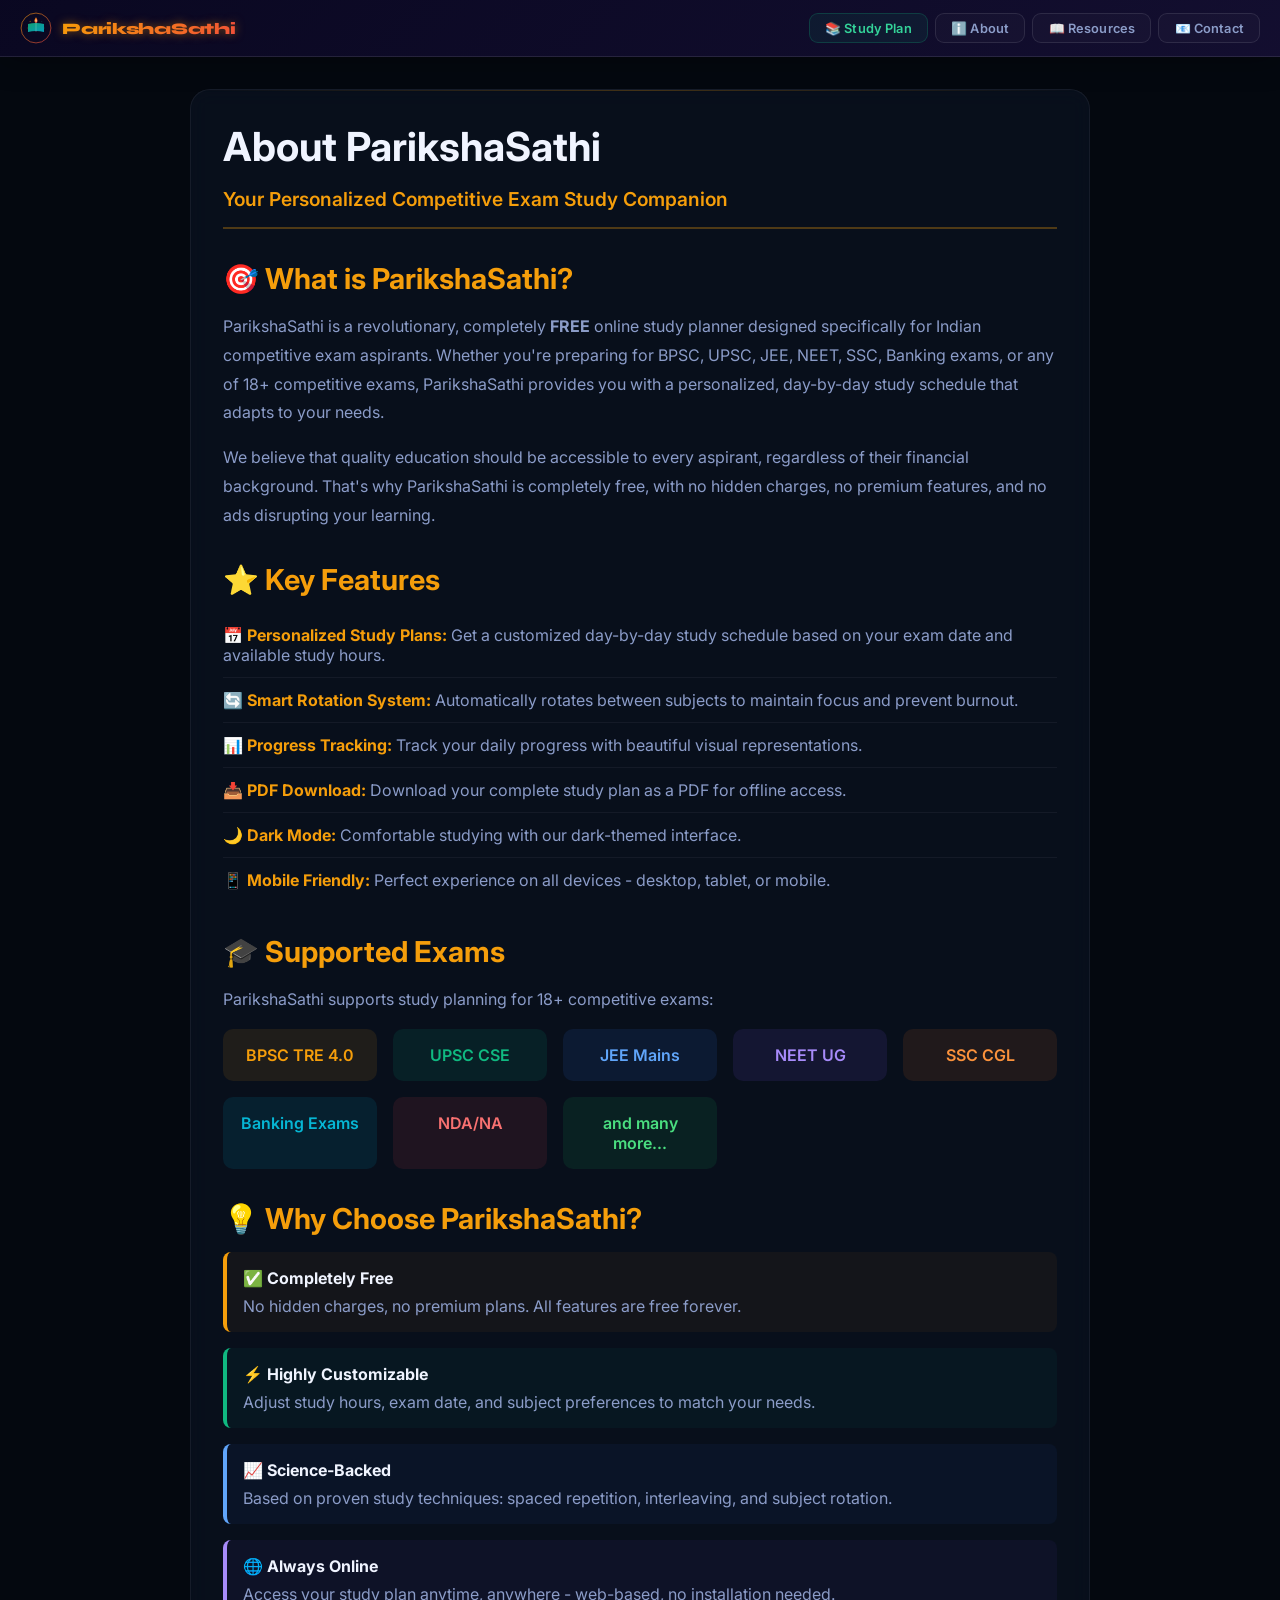
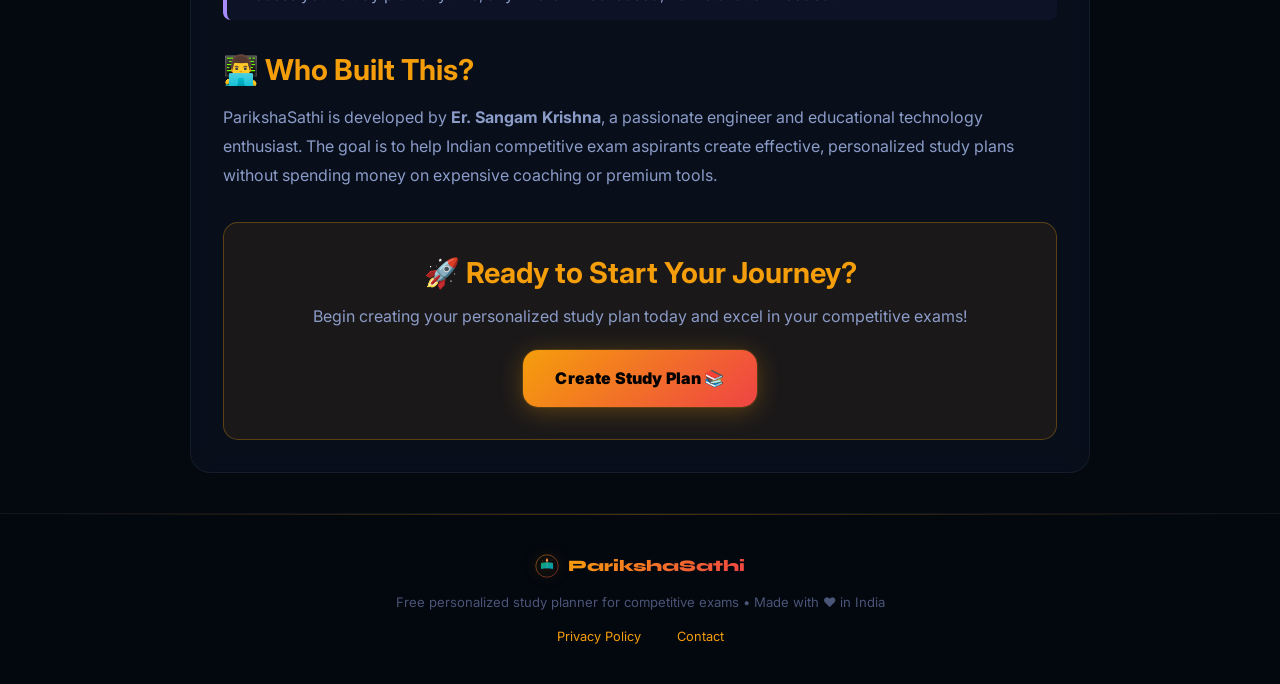
<file: about.html>
<!DOCTYPE html>
<html lang="en">
<head>
  <meta charset="UTF-8">
  <meta name="viewport" content="width=device-width, initial-scale=1.0">
  <meta name="description" content="About ParikshaSathi - Free personalized study planner for Indian competitive exams like BPSC, UPSC, JEE, NEET, and more.">
  <meta name="keywords" content="ParikshaSathi, study planner, competitive exams, BPSC, UPSC, JEE, NEET">
  <title>About ParikshaSathi - Study Planner for Competitive Exams</title>
  <link rel="stylesheet" href="style.css">
  <link rel="icon" href="favicon.svg" type="image/svg+xml">
</head>
<body>
  <!-- Navigation Topbar -->
  <div class="plan-topbar">
    <div class="plan-topbar-brand">
      <img src="logo.svg" alt="ParikshaSathi" class="ptb-logo-img">
      <div class="ptb-name">ParikshaSathi</div>
    </div>
    <div class="plan-topbar-actions">
      <button class="ptb-btn ptb-download" onclick="window.location.href='/pariksha-sathi/'">📚 Study Plan</button>
      <button class="ptb-btn" onclick="window.location.href='about.html'">ℹ️ About</button>
      <button class="ptb-btn" onclick="window.location.href='resources.html'">📖 Resources</button>
      <button class="ptb-btn" onclick="window.location.href='contact.html'">📧 Contact</button>
    </div>
  </div>

  <!-- Main Content -->
  <main class="plan-body-wrap" style="padding-top: 2rem;">
    <div class="section-block" style="max-width: 900px; margin: 0 auto;">
      <h1 style="font-size: 2.5rem; margin-bottom: 1rem; color: var(--t1);">About ParikshaSathi</h1>
      
      <div style="border-bottom: 2px solid rgba(245,158,11,.3); padding-bottom: 1rem; margin-bottom: 2rem;">
        <p style="font-size: 1.2rem; color: var(--amber); font-weight: 600;">Your Personalized Competitive Exam Study Companion</p>
      </div>

      <section style="margin-bottom: 2rem;">
        <h2 style="font-size: 1.8rem; color: var(--amber); margin-bottom: 1rem;">🎯 What is ParikshaSathi?</h2>
        <p style="font-size: 1rem; line-height: 1.8; color: var(--t2); margin-bottom: 1rem;">
          ParikshaSathi is a revolutionary, completely <strong>FREE</strong> online study planner designed specifically for Indian competitive exam aspirants. Whether you're preparing for BPSC, UPSC, JEE, NEET, SSC, Banking exams, or any of 18+ competitive exams, ParikshaSathi provides you with a personalized, day-by-day study schedule that adapts to your needs.
        </p>
        <p style="font-size: 1rem; line-height: 1.8; color: var(--t2);">
          We believe that quality education should be accessible to every aspirant, regardless of their financial background. That's why ParikshaSathi is completely free, with no hidden charges, no premium features, and no ads disrupting your learning.
        </p>
      </section>

      <section style="margin-bottom: 2rem;">
        <h2 style="font-size: 1.8rem; color: var(--amber); margin-bottom: 1rem;">⭐ Key Features</h2>
        <ul style="list-style: none; padding: 0;">
          <li style="padding: 0.75rem 0; border-bottom: 1px solid rgba(255,255,255,.05); font-size: 1rem; color: var(--t2);">
            <span style="color: var(--amber); font-weight: 700;">📅 Personalized Study Plans:</span> Get a customized day-by-day study schedule based on your exam date and available study hours.
          </li>
          <li style="padding: 0.75rem 0; border-bottom: 1px solid rgba(255,255,255,.05); font-size: 1rem; color: var(--t2);">
            <span style="color: var(--amber); font-weight: 700;">🔄 Smart Rotation System:</span> Automatically rotates between subjects to maintain focus and prevent burnout.
          </li>
          <li style="padding: 0.75rem 0; border-bottom: 1px solid rgba(255,255,255,.05); font-size: 1rem; color: var(--t2);">
            <span style="color: var(--amber); font-weight: 700;">📊 Progress Tracking:</span> Track your daily progress with beautiful visual representations.
          </li>
          <li style="padding: 0.75rem 0; border-bottom: 1px solid rgba(255,255,255,.05); font-size: 1rem; color: var(--t2);">
            <span style="color: var(--amber); font-weight: 700;">📥 PDF Download:</span> Download your complete study plan as a PDF for offline access.
          </li>
          <li style="padding: 0.75rem 0; border-bottom: 1px solid rgba(255,255,255,.05); font-size: 1rem; color: var(--t2);">
            <span style="color: var(--amber); font-weight: 700;">🌙 Dark Mode:</span> Comfortable studying with our dark-themed interface.
          </li>
          <li style="padding: 0.75rem 0; font-size: 1rem; color: var(--t2);">
            <span style="color: var(--amber); font-weight: 700;">📱 Mobile Friendly:</span> Perfect experience on all devices - desktop, tablet, or mobile.
          </li>
        </ul>
      </section>

      <section style="margin-bottom: 2rem;">
        <h2 style="font-size: 1.8rem; color: var(--amber); margin-bottom: 1rem;">🎓 Supported Exams</h2>
        <p style="font-size: 1rem; line-height: 1.8; color: var(--t2); margin-bottom: 1rem;">
          ParikshaSathi supports study planning for 18+ competitive exams:
        </p>
        <div style="display: grid; grid-template-columns: repeat(auto-fit, minmax(150px, 1fr)); gap: 1rem;">
          <div style="background: rgba(245,158,11,.1); padding: 1rem; border-radius: 10px; text-align: center; color: var(--amber); font-weight: 600;">BPSC TRE 4.0</div>
          <div style="background: rgba(16,185,129,.1); padding: 1rem; border-radius: 10px; text-align: center; color: var(--green); font-weight: 600;">UPSC CSE</div>
          <div style="background: rgba(59,130,246,.1); padding: 1rem; border-radius: 10px; text-align: center; color: var(--blue-l); font-weight: 600;">JEE Mains</div>
          <div style="background: rgba(139,92,246,.1); padding: 1rem; border-radius: 10px; text-align: center; color: var(--purple-l); font-weight: 600;">NEET UG</div>
          <div style="background: rgba(249,115,22,.1); padding: 1rem; border-radius: 10px; text-align: center; color: #fb923c; font-weight: 600;">SSC CGL</div>
          <div style="background: rgba(6,182,212,.1); padding: 1rem; border-radius: 10px; text-align: center; color: var(--cyan); font-weight: 600;">Banking Exams</div>
          <div style="background: rgba(239,68,68,.1); padding: 1rem; border-radius: 10px; text-align: center; color: var(--red-l); font-weight: 600;">NDA/NA</div>
          <div style="background: rgba(34,197,94,.1); padding: 1rem; border-radius: 10px; text-align: center; color: #4ade80; font-weight: 600;">and many more...</div>
        </div>
      </section>

      <section style="margin-bottom: 2rem;">
        <h2 style="font-size: 1.8rem; color: var(--amber); margin-bottom: 1rem;">💡 Why Choose ParikshaSathi?</h2>
        <ul style="list-style: none; padding: 0;">
          <li style="padding: 1rem; background: rgba(245,158,11,.05); border-left: 4px solid var(--amber); margin-bottom: 1rem; border-radius: 8px;">
            <strong style="color: var(--t1); display: block; margin-bottom: 0.5rem;">✅ Completely Free</strong>
            <span style="color: var(--t2);">No hidden charges, no premium plans. All features are free forever.</span>
          </li>
          <li style="padding: 1rem; background: rgba(16,185,129,.05); border-left: 4px solid var(--green); margin-bottom: 1rem; border-radius: 8px;">
            <strong style="color: var(--t1); display: block; margin-bottom: 0.5rem;">⚡ Highly Customizable</strong>
            <span style="color: var(--t2);">Adjust study hours, exam date, and subject preferences to match your needs.</span>
          </li>
          <li style="padding: 1rem; background: rgba(59,130,246,.05); border-left: 4px solid var(--blue-l); margin-bottom: 1rem; border-radius: 8px;">
            <strong style="color: var(--t1); display: block; margin-bottom: 0.5rem;">📈 Science-Backed</strong>
            <span style="color: var(--t2);">Based on proven study techniques: spaced repetition, interleaving, and subject rotation.</span>
          </li>
          <li style="padding: 1rem; background: rgba(139,92,246,.05); border-left: 4px solid var(--purple-l); border-radius: 8px;">
            <strong style="color: var(--t1); display: block; margin-bottom: 0.5rem;">🌐 Always Online</strong>
            <span style="color: var(--t2);">Access your study plan anytime, anywhere - web-based, no installation needed.</span>
          </li>
        </ul>
      </section>

      <section style="margin-bottom: 2rem;">
        <h2 style="font-size: 1.8rem; color: var(--amber); margin-bottom: 1rem;">👨‍💻 Who Built This?</h2>
        <p style="font-size: 1rem; line-height: 1.8; color: var(--t2);">
          ParikshaSathi is developed by <strong>Er. Sangam Krishna</strong>, a passionate engineer and educational technology enthusiast. The goal is to help Indian competitive exam aspirants create effective, personalized study plans without spending money on expensive coaching or premium tools.
        </p>
      </section>

      <section style="background: rgba(245,158,11,.08); border: 1px solid rgba(245,158,11,.3); border-radius: 15px; padding: 2rem; text-align: center;">
        <h2 style="font-size: 1.8rem; color: var(--amber); margin-bottom: 1rem;">🚀 Ready to Start Your Journey?</h2>
        <p style="font-size: 1rem; color: var(--t2); margin-bottom: 1.5rem;">
          Begin creating your personalized study plan today and excel in your competitive exams!
        </p>
        <button class="generate-btn" onclick="window.location.href='/pariksha-sathi/'" style="width: auto; margin: 0 auto; display: block;">
          Create Study Plan 📚
        </button>
      </section>
    </div>
  </main>

  <!-- Footer -->
  <div class="site-footer">
    <div class="footer-brand">
      <img src="logo.svg" alt="ParikshaSathi" class="footer-logo-img" style="width: 24px; height: 24px;">
      <div class="footer-name">ParikshaSathi</div>
    </div>
    <p>Free personalized study planner for competitive exams • Made with ❤️ in India</p>
    <div style="font-size: 0.8rem; color: rgba(255,255,255,.4); margin-top: 1rem;">
      <a href="privacy.html" style="color: var(--amber); text-decoration: none; margin: 0 1rem;">Privacy Policy</a>
      <a href="contact.html" style="color: var(--amber); text-decoration: none; margin: 0 1rem;">Contact</a>
    </div>
  </div>
</body>
</html>
</file>
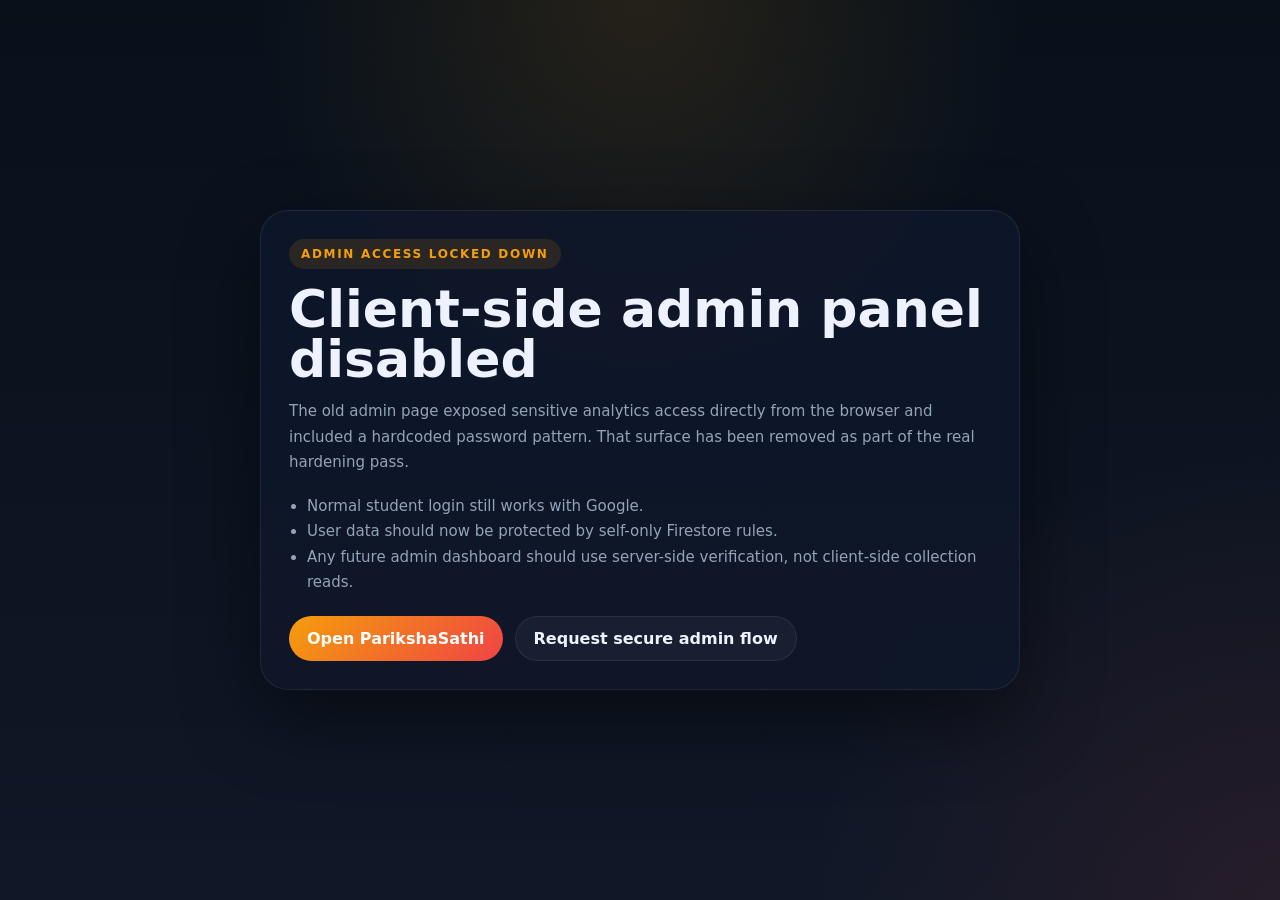
<file: admin.html>
<!DOCTYPE html>
<html lang="en">
<head>
  <meta charset="UTF-8">
  <meta name="viewport" content="width=device-width, initial-scale=1.0">
  <title>ParikshaSathi Admin</title>
  <style>
    :root {
      color-scheme: dark;
      --bg: #08101a;
      --panel: rgba(15, 23, 42, 0.92);
      --line: rgba(255,255,255,0.08);
      --text: #eef2ff;
      --muted: #94a3b8;
      --accent: #f59e0b;
      --accent2: #ef4444;
      --shadow: 0 28px 80px rgba(0,0,0,0.45);
      font-family: Inter, system-ui, sans-serif;
    }

    * { box-sizing: border-box; }
    body {
      margin: 0;
      min-height: 100vh;
      display: grid;
      place-items: center;
      padding: 24px;
      color: var(--text);
      background:
        radial-gradient(circle at top, rgba(245,158,11,0.12), transparent 35%),
        radial-gradient(circle at bottom right, rgba(239,68,68,0.1), transparent 30%),
        linear-gradient(180deg, #08101a 0%, #101827 100%);
    }

    .card {
      width: min(760px, 100%);
      padding: 28px;
      border-radius: 28px;
      border: 1px solid var(--line);
      background: var(--panel);
      box-shadow: var(--shadow);
    }

    .eyebrow {
      display: inline-flex;
      padding: 8px 12px;
      border-radius: 999px;
      background: rgba(245,158,11,0.12);
      color: var(--accent);
      font-size: 12px;
      font-weight: 800;
      letter-spacing: 0.14em;
      text-transform: uppercase;
    }

    h1 {
      margin: 16px 0 8px;
      font-size: clamp(32px, 5vw, 52px);
      line-height: 0.95;
    }

    p, li {
      color: var(--muted);
      line-height: 1.7;
      font-size: 15px;
    }

    ul {
      margin: 18px 0;
      padding-left: 18px;
    }

    .actions {
      display: flex;
      flex-wrap: wrap;
      gap: 12px;
      margin-top: 20px;
    }

    a {
      display: inline-flex;
      align-items: center;
      justify-content: center;
      padding: 12px 18px;
      border-radius: 999px;
      text-decoration: none;
      font-weight: 700;
      border: 1px solid var(--line);
      color: var(--text);
      background: rgba(255,255,255,0.04);
    }

    .primary {
      border: none;
      color: #fff;
      background: linear-gradient(135deg, var(--accent), var(--accent2));
    }
  </style>
</head>
<body>
  <main class="card">
    <span class="eyebrow">Admin Access Locked Down</span>
    <h1>Client-side admin panel disabled</h1>
    <p>
      The old admin page exposed sensitive analytics access directly from the browser and included a hardcoded password pattern.
      That surface has been removed as part of the real hardening pass.
    </p>
    <ul>
      <li>Normal student login still works with Google.</li>
      <li>User data should now be protected by self-only Firestore rules.</li>
      <li>Any future admin dashboard should use server-side verification, not client-side collection reads.</li>
    </ul>
    <div class="actions">
      <a class="primary" href="./index.html">Open ParikshaSathi</a>
      <a href="mailto:sangamkrishna.dev@gmail.com?subject=ParikshaSathi%20admin%20access">Request secure admin flow</a>
    </div>
  </main>
</body>
</html>
</file>
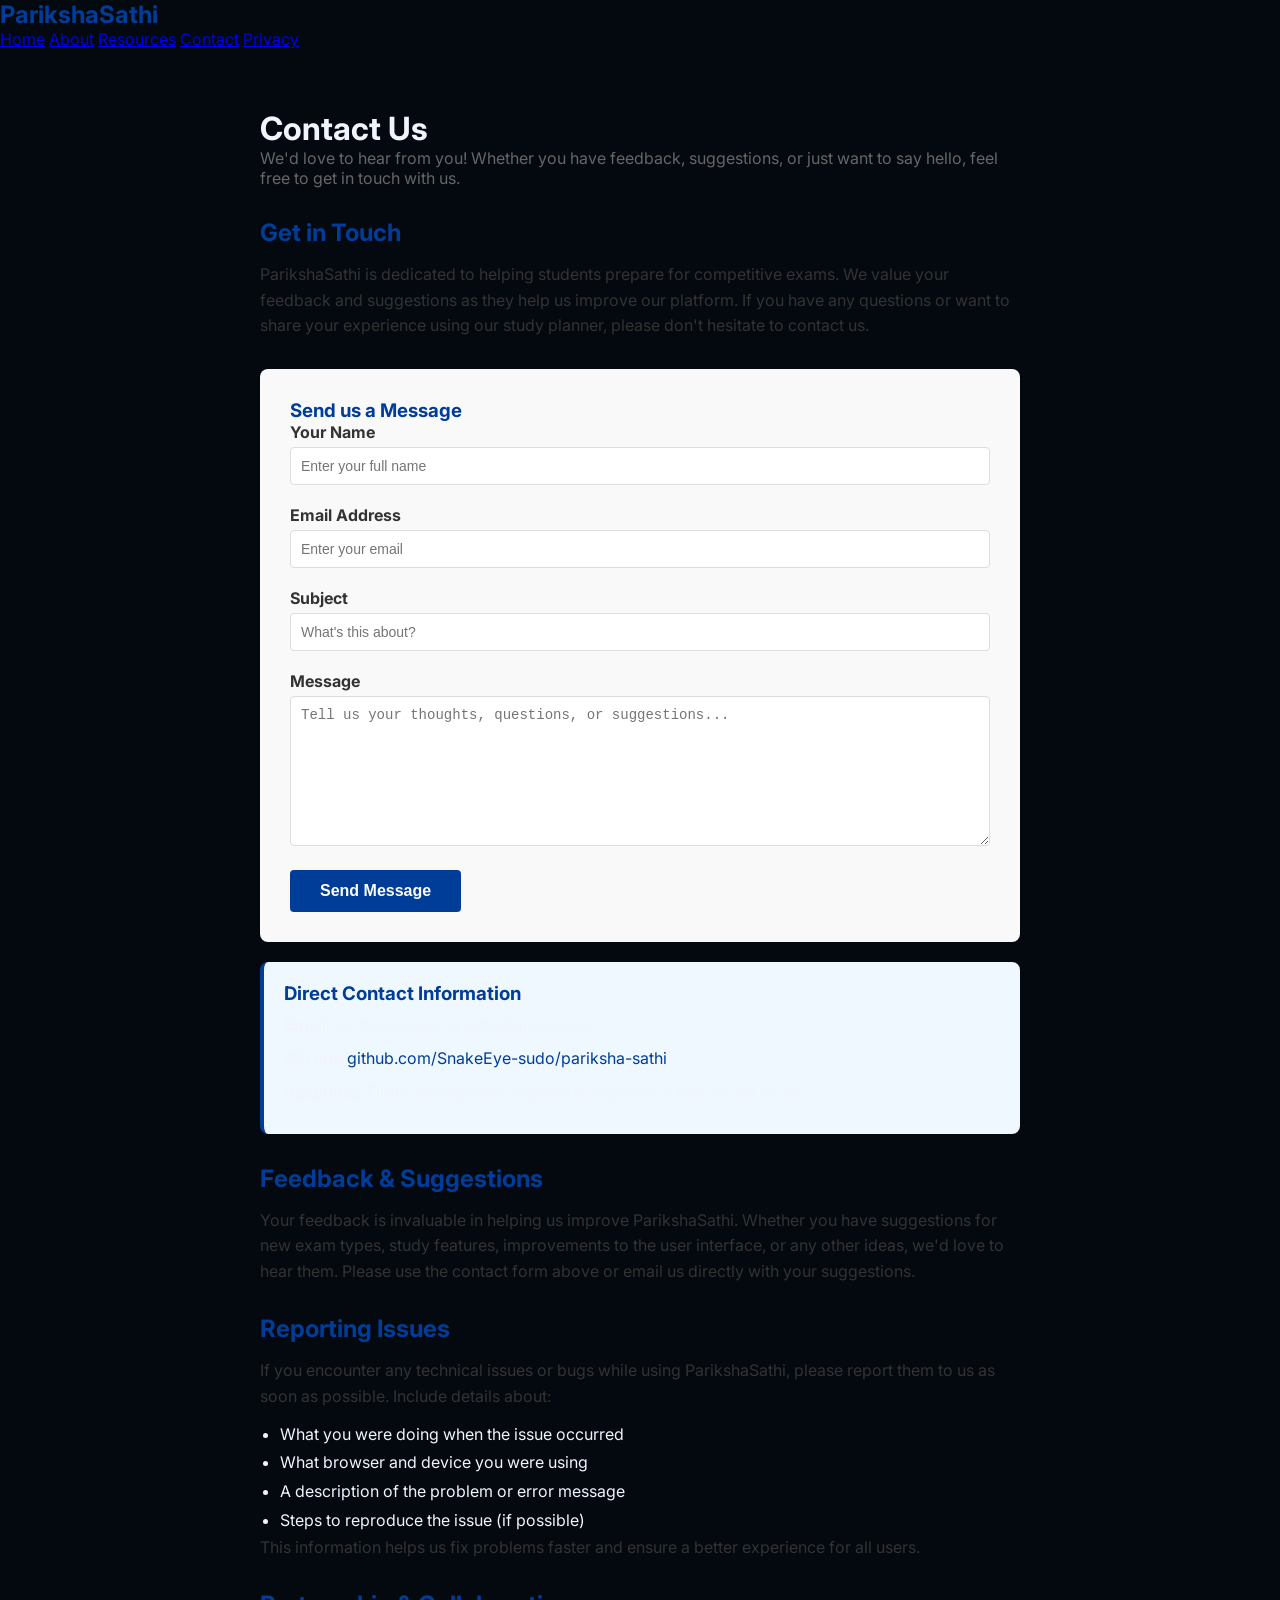
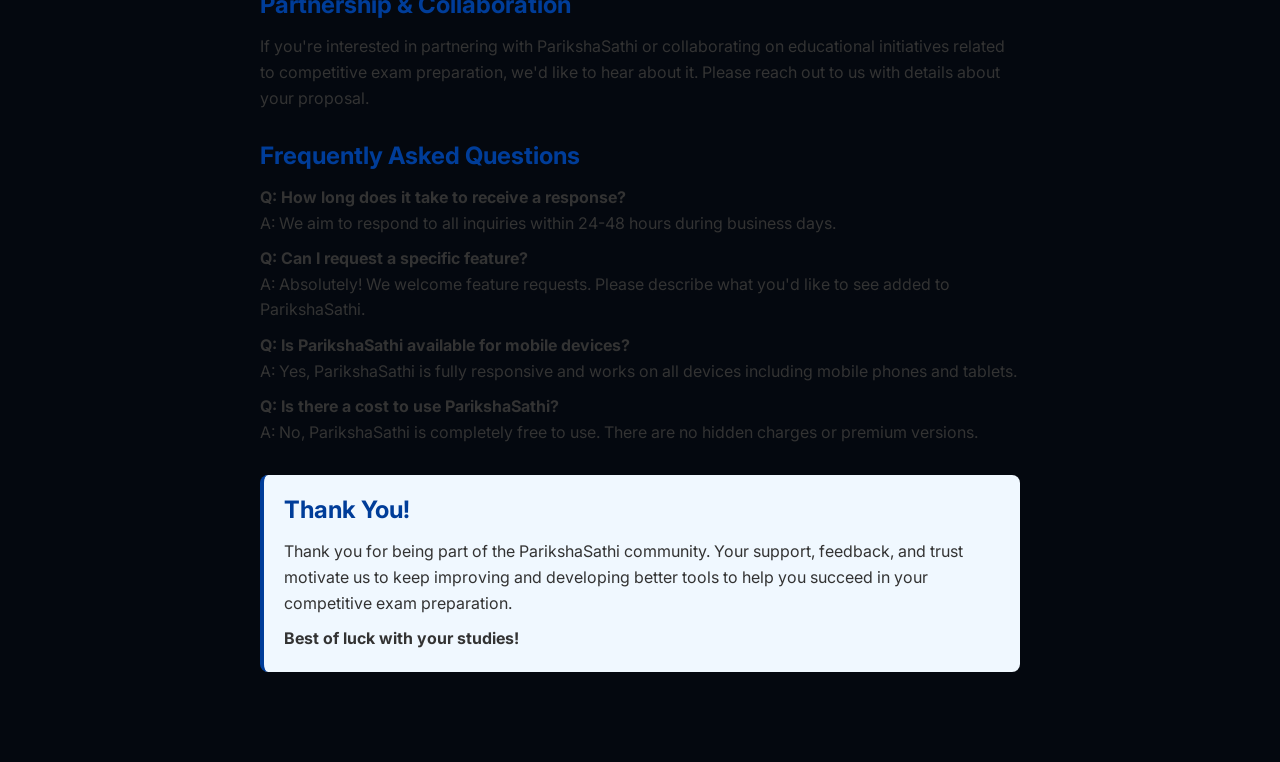
<file: contact.html>
<!DOCTYPE html>
<html lang="en">
<head>
    <meta charset="UTF-8">
    <meta name="viewport" content="width=device-width, initial-scale=1.0">
    <title>Contact Us - ParikshaSathi | Competitive Exam Study Planner</title>
    <meta name="description" content="Contact ParikshaSathi - Get in touch with our team for feedback, suggestions, or support for competitive exam preparation. We're here to help!">
    <meta name="keywords" content="contact, support, feedback, competitive exams, UPSC, SSC, study planner">
    <meta name="author" content="ParikshaSathi">
    <link rel="stylesheet" href="style.css">
    <style>
        .contact-container { max-width: 800px; margin: 40px auto; padding: 20px; }
        .contact-section { margin: 30px 0; }
        .contact-section h2 { color: #003d99; margin-top: 30px; margin-bottom: 15px; }
        .contact-section p { line-height: 1.6; color: #333; margin-bottom: 10px; }
        .contact-form { background-color: #f9f9f9; padding: 30px; border-radius: 8px; margin: 20px 0; }
        .form-group { margin-bottom: 20px; }
        .form-group label { display: block; margin-bottom: 5px; font-weight: bold; color: #333; }
        .form-group input, .form-group textarea { width: 100%; padding: 10px; border: 1px solid #ddd; border-radius: 4px; font-size: 14px; }
        .form-group textarea { resize: vertical; min-height: 150px; }
        .form-group input:focus, .form-group textarea:focus { outline: none; border-color: #003d99; background-color: #f0f8ff; }
        .submit-btn { background-color: #003d99; color: white; padding: 12px 30px; border: none; border-radius: 4px; font-size: 16px; font-weight: bold; cursor: pointer; }
        .submit-btn:hover { background-color: #002060; }
        .contact-info { background-color: #f0f8ff; padding: 20px; border-radius: 8px; margin: 20px 0; border-left: 4px solid #003d99; }
        .contact-info h3 { color: #003d99; margin-top: 0; }
        .contact-info p { margin: 8px 0; line-height: 1.6; }
    </style>
</head>
<body>
    <main>
        <div class="topbar">
            <div class="logo-section">
                <a href="/pariksha-sathi/" style="text-decoration: none;">
                    <h1 style="margin: 0; color: #003d99; font-size: 24px;">ParikshaSathi</h1>
                </a>
            </div>
            <nav class="menu" id="menu">
                <a href="/pariksha-sathi/" onclick="window.location.href='/pariksha-sathi/'; return false;" class="menu-item">Home</a>
                <a href="/pariksha-sathi/about.html" class="menu-item">About</a>
                <a href="/pariksha-sathi/resources.html" class="menu-item">Resources</a>
                <a href="/pariksha-sathi/contact.html" class="menu-item">Contact</a>
                <a href="/pariksha-sathi/privacy.html" class="menu-item">Privacy</a>
            </nav>
        </div>
        <div class="contact-container">
            <h1>Contact Us</h1>
            <p style="color: #666; margin-bottom: 20px;">We'd love to hear from you! Whether you have feedback, suggestions, or just want to say hello, feel free to get in touch with us.</p>

            <div class="contact-section">
                <h2>Get in Touch</h2>
                <p>ParikshaSathi is dedicated to helping students prepare for competitive exams. We value your feedback and suggestions as they help us improve our platform. If you have any questions or want to share your experience using our study planner, please don't hesitate to contact us.</p>
            </div>

            <div class="contact-form">
                <h3 style="color: #003d99; margin-top: 0;">Send us a Message</h3>
                <form action="#" method="POST" onsubmit="handleContactForm(event)">
                    <div class="form-group">
                        <label for="name">Your Name</label>
                        <input type="text" id="name" name="name" required placeholder="Enter your full name">
                    </div>
                    <div class="form-group">
                        <label for="email">Email Address</label>
                        <input type="email" id="email" name="email" required placeholder="Enter your email">
                    </div>
                    <div class="form-group">
                        <label for="subject">Subject</label>
                        <input type="text" id="subject" name="subject" required placeholder="What's this about?">
                    </div>
                    <div class="form-group">
                        <label for="message">Message</label>
                        <textarea id="message" name="message" required placeholder="Tell us your thoughts, questions, or suggestions..."></textarea>
                    </div>
                    <button type="submit" class="submit-btn">Send Message</button>
                </form>
            </div>

            <div class="contact-info">
                <h3>Direct Contact Information</h3>
                <p><strong>Email:</strong> contact.pariksha.sathi@gmail.com</p>
                <p><strong>GitHub:</strong> <a href="https://github.com/SnakeEye-sudo/pariksha-sathi" target="_blank" style="color: #003d99; text-decoration: none;">github.com/SnakeEye-sudo/pariksha-sathi</a></p>
                <p><strong>Response Time:</strong> We typically respond to inquiries within 24-48 hours.</p>
            </div>

            <div class="contact-section">
                <h2>Feedback & Suggestions</h2>
                <p>Your feedback is invaluable in helping us improve ParikshaSathi. Whether you have suggestions for new exam types, study features, improvements to the user interface, or any other ideas, we'd love to hear them. Please use the contact form above or email us directly with your suggestions.</p>
            </div>

            <div class="contact-section">
                <h2>Reporting Issues</h2>
                <p>If you encounter any technical issues or bugs while using ParikshaSathi, please report them to us as soon as possible. Include details about:</p>
                <ul style="line-height: 1.8; margin-left: 20px;">
                    <li>What you were doing when the issue occurred</li>
                    <li>What browser and device you were using</li>
                    <li>A description of the problem or error message</li>
                    <li>Steps to reproduce the issue (if possible)</li>
                </ul>
                <p>This information helps us fix problems faster and ensure a better experience for all users.</p>
            </div>

            <div class="contact-section">
                <h2>Partnership & Collaboration</h2>
                <p>If you're interested in partnering with ParikshaSathi or collaborating on educational initiatives related to competitive exam preparation, we'd like to hear about it. Please reach out to us with details about your proposal.</p>
            </div>

            <div class="contact-section">
                <h2>Frequently Asked Questions</h2>
                <p><strong>Q: How long does it take to receive a response?</strong><br>
A: We aim to respond to all inquiries within 24-48 hours during business days.</p>
                <p><strong>Q: Can I request a specific feature?</strong><br>
A: Absolutely! We welcome feature requests. Please describe what you'd like to see added to ParikshaSathi.</p>
                <p><strong>Q: Is ParikshaSathi available for mobile devices?</strong><br>
A: Yes, ParikshaSathi is fully responsive and works on all devices including mobile phones and tablets.</p>
                <p><strong>Q: Is there a cost to use ParikshaSathi?</strong><br>
A: No, ParikshaSathi is completely free to use. There are no hidden charges or premium versions.</p>
            </div>

            <div class="contact-section" style="background-color: #f0f8ff; padding: 20px; border-radius: 8px; border-left: 4px solid #003d99;">
                <h2 style="margin-top: 0;">Thank You!</h2>
                <p>Thank you for being part of the ParikshaSathi community. Your support, feedback, and trust motivate us to keep improving and developing better tools to help you succeed in your competitive exam preparation.</p>
                <p style="margin-bottom: 0;"><strong>Best of luck with your studies!</strong></p>
            </div>
        </div>
    </main>
    <script src="app.js"></script>
    <script>
        function handleContactForm(event) {
            event.preventDefault();
            alert('Thank you for your message! We will get back to you soon.');
            document.querySelector('.contact-form form').reset();
        }
    </script>
</body>
</html>
</file>
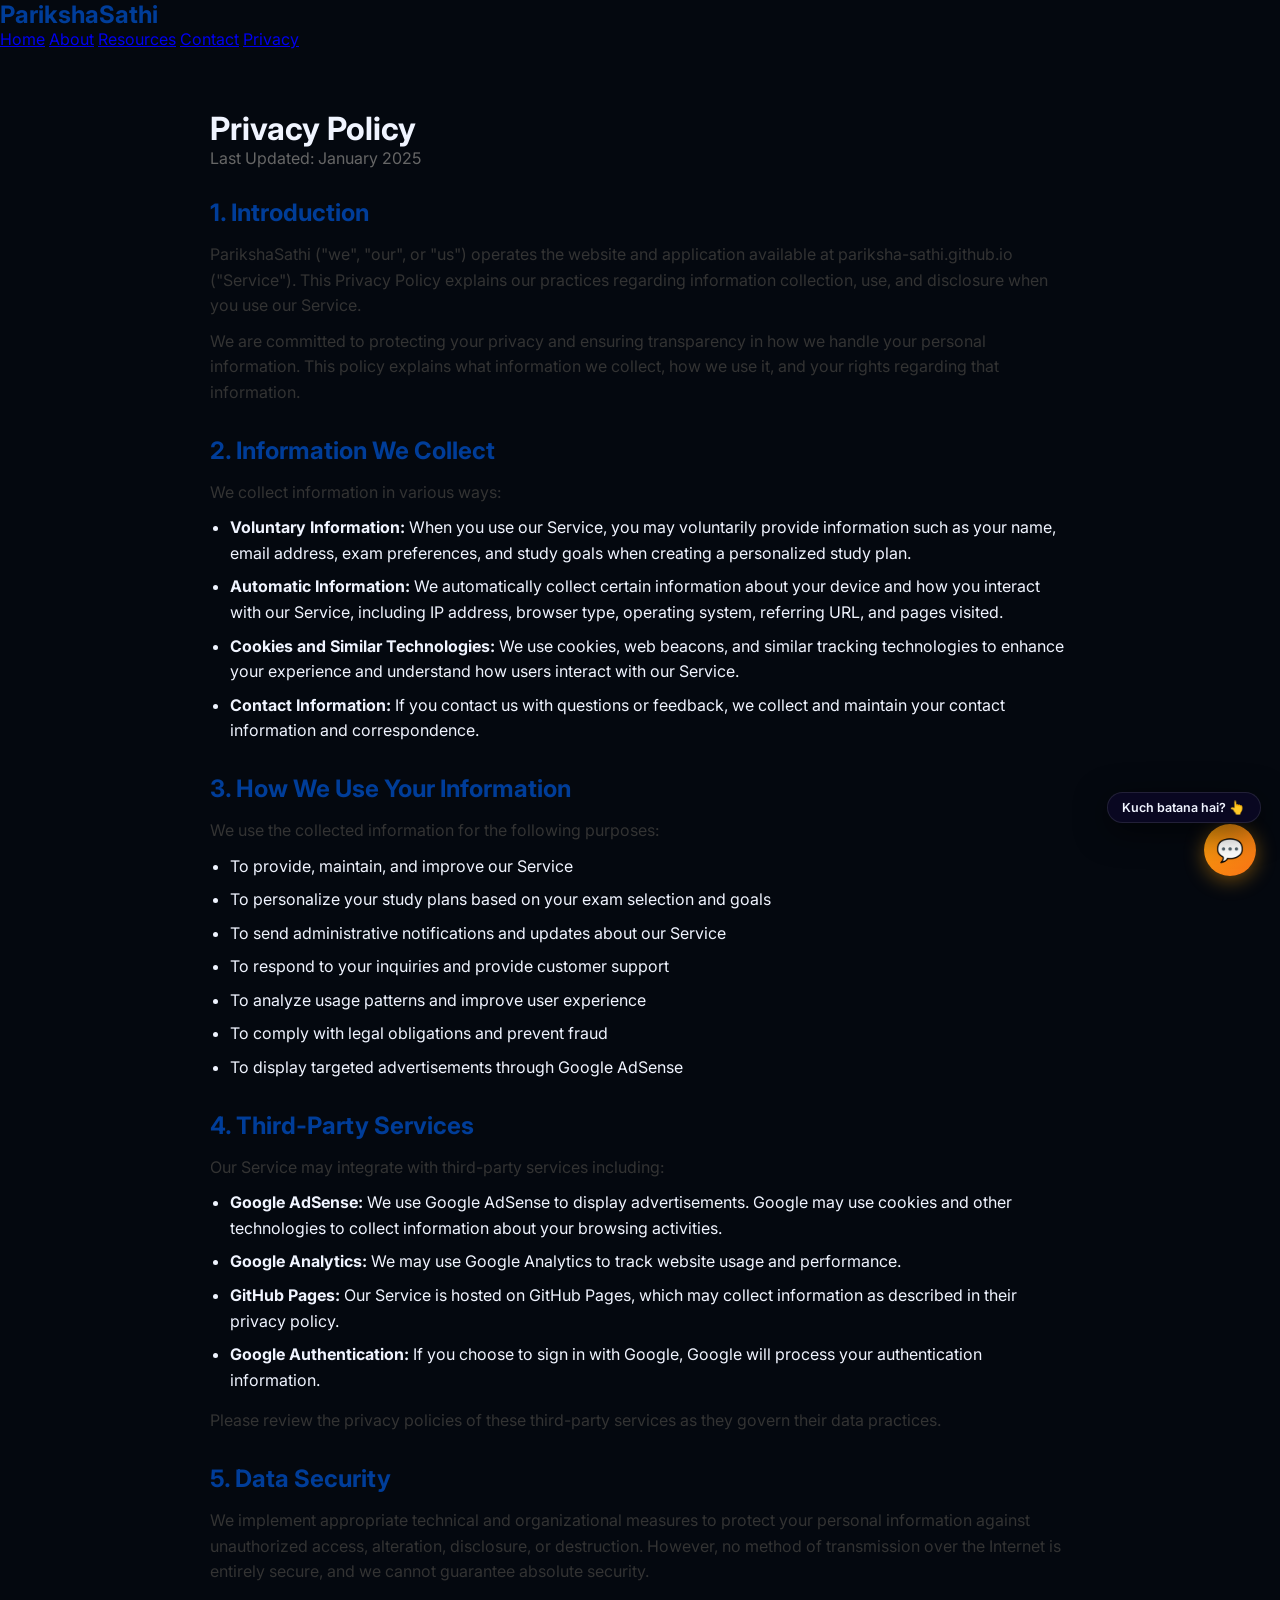
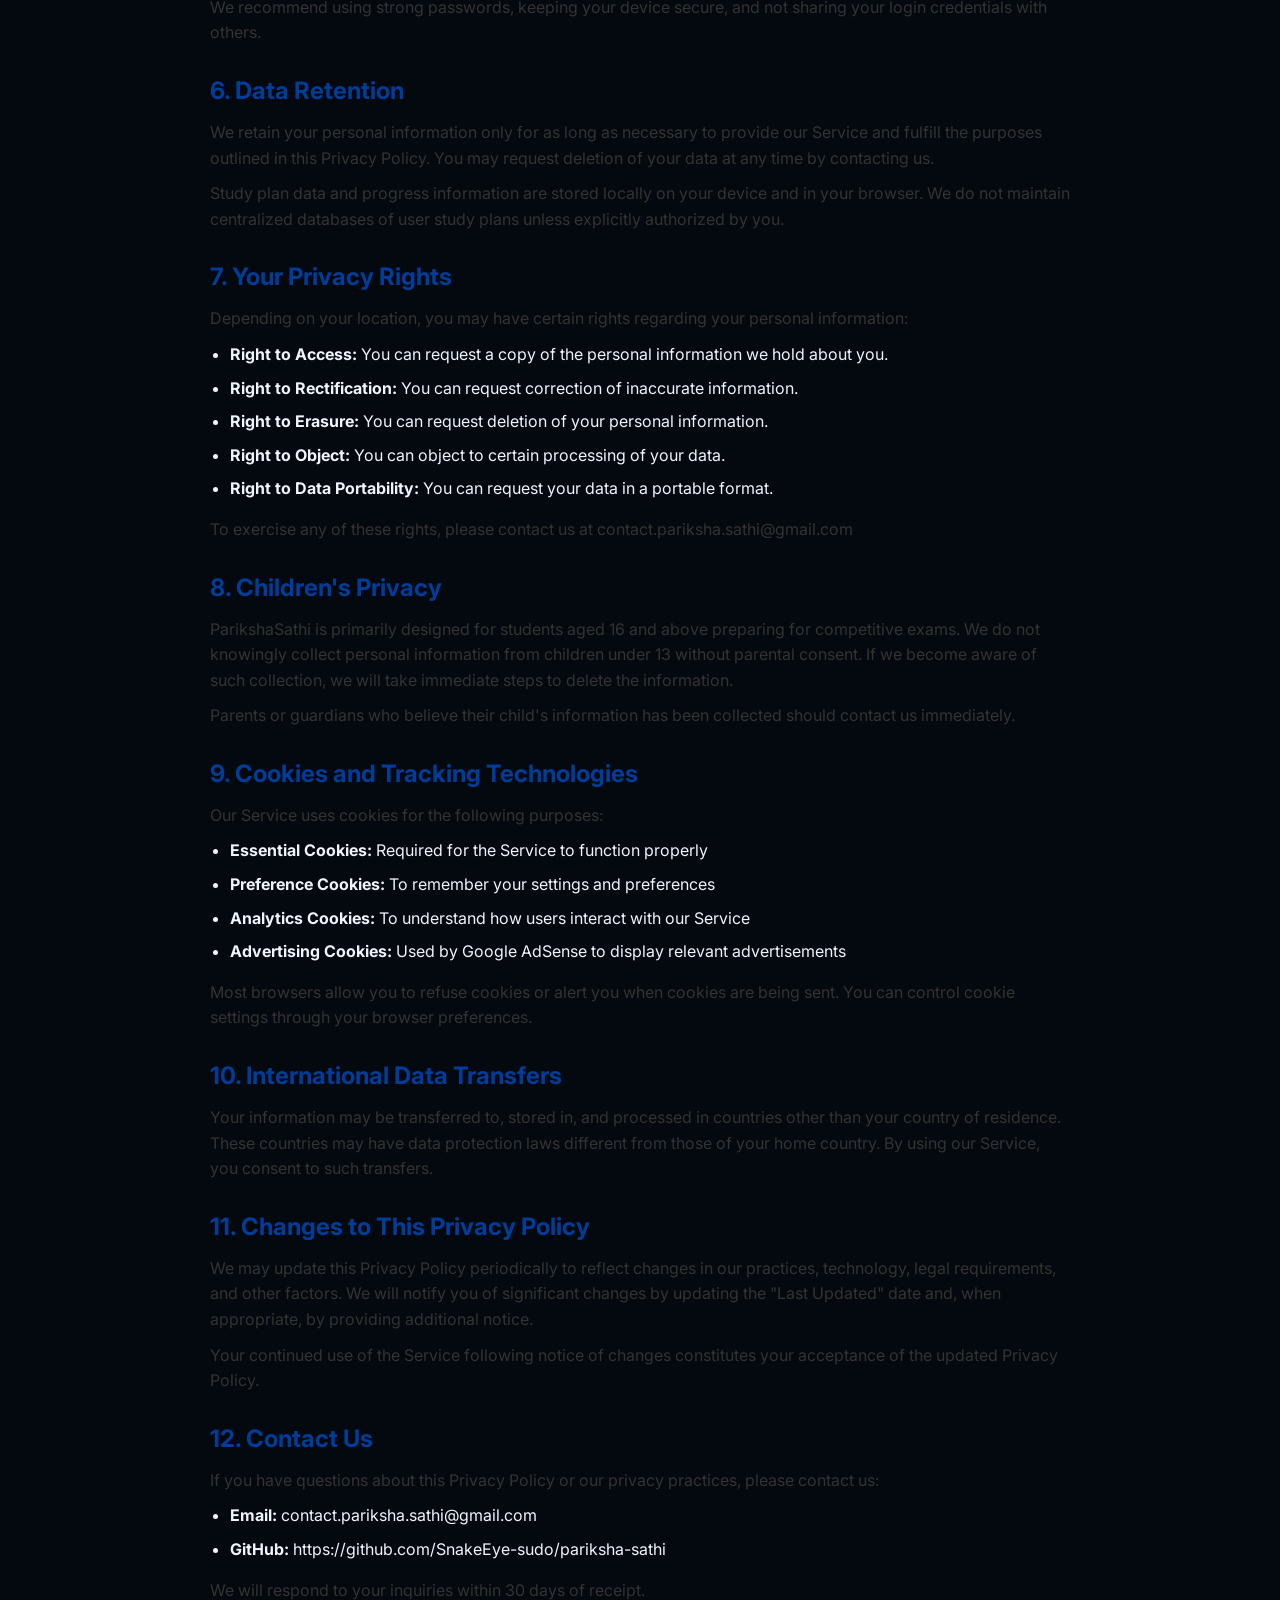
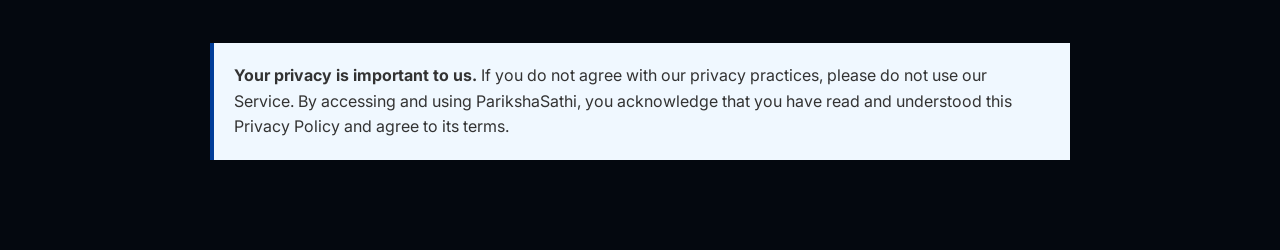
<file: privacy.html>
<!DOCTYPE html>
<html lang="en">
<head>
    <meta charset="UTF-8">
    <meta name="viewport" content="width=device-width, initial-scale=1.0">
    <title>Privacy Policy - ParikshaSathi | Competitive Exam Study Planner</title>
    <meta name="description" content="Privacy Policy for ParikshaSathi - A free personalized study planner for Indian competitive exams like UPSC, SSC, BPSC, Banking, NDA, NEET, JEE. Learn how we protect your data.">
    <meta name="keywords" content="privacy policy, data protection, competitive exams, UPSC, SSC, BPSC">
    <meta name="author" content="ParikshaSathi">
    <link rel="stylesheet" href="style.css">
    <style>
        .privacy-container { max-width: 900px; margin: 40px auto; padding: 20px; }
        .privacy-section { margin: 30px 0; }
        .privacy-section h2 { color: #003d99; margin-top: 30px; margin-bottom: 15px; }
        .privacy-section p { line-height: 1.6; color: #333; margin-bottom: 10px; }
        .privacy-section ul { margin-left: 20px; margin-bottom: 15px; }
        .privacy-section li { margin-bottom: 8px; line-height: 1.6; }
    </style>
</head>
<body>
    <main>
        <div class="topbar">
            <div class="logo-section">
                <a href="/pariksha-sathi/" style="text-decoration: none;">
                    <h1 style="margin: 0; color: #003d99; font-size: 24px;">ParikshaSathi</h1>
                </a>
            </div>
            <nav class="menu" id="menu">
                <a href="/pariksha-sathi/" onclick="window.location.href='/pariksha-sathi/'; return false;" class="menu-item">Home</a>
                <a href="/pariksha-sathi/about.html" class="menu-item">About</a>
                <a href="/pariksha-sathi/resources.html" class="menu-item">Resources</a>
                <a href="/pariksha-sathi/contact.html" class="menu-item">Contact</a>
                <a href="/pariksha-sathi/privacy.html" class="menu-item">Privacy</a>
            </nav>
        </div>
        <div class="privacy-container">
            <h1>Privacy Policy</h1>
            <p style="color: #666; margin-bottom: 20px;">Last Updated: January 2025</p>

            <div class="privacy-section">
                <h2>1. Introduction</h2>
                <p>ParikshaSathi ("we", "our", or "us") operates the website and application available at pariksha-sathi.github.io ("Service"). This Privacy Policy explains our practices regarding information collection, use, and disclosure when you use our Service.</p>
                <p>We are committed to protecting your privacy and ensuring transparency in how we handle your personal information. This policy explains what information we collect, how we use it, and your rights regarding that information.</p>
            </div>

            <div class="privacy-section">
                <h2>2. Information We Collect</h2>
                <p>We collect information in various ways:</p>
                <ul>
                    <li><strong>Voluntary Information:</strong> When you use our Service, you may voluntarily provide information such as your name, email address, exam preferences, and study goals when creating a personalized study plan.</li>
                    <li><strong>Automatic Information:</strong> We automatically collect certain information about your device and how you interact with our Service, including IP address, browser type, operating system, referring URL, and pages visited.</li>
                    <li><strong>Cookies and Similar Technologies:</strong> We use cookies, web beacons, and similar tracking technologies to enhance your experience and understand how users interact with our Service.</li>
                    <li><strong>Contact Information:</strong> If you contact us with questions or feedback, we collect and maintain your contact information and correspondence.</li>
                </ul>
            </div>

            <div class="privacy-section">
                <h2>3. How We Use Your Information</h2>
                <p>We use the collected information for the following purposes:</p>
                <ul>
                    <li>To provide, maintain, and improve our Service</li>
                    <li>To personalize your study plans based on your exam selection and goals</li>
                    <li>To send administrative notifications and updates about our Service</li>
                    <li>To respond to your inquiries and provide customer support</li>
                    <li>To analyze usage patterns and improve user experience</li>
                    <li>To comply with legal obligations and prevent fraud</li>
                    <li>To display targeted advertisements through Google AdSense</li>
                </ul>
            </div>

            <div class="privacy-section">
                <h2>4. Third-Party Services</h2>
                <p>Our Service may integrate with third-party services including:</p>
                <ul>
                    <li><strong>Google AdSense:</strong> We use Google AdSense to display advertisements. Google may use cookies and other technologies to collect information about your browsing activities.</li>
                    <li><strong>Google Analytics:</strong> We may use Google Analytics to track website usage and performance.</li>
                    <li><strong>GitHub Pages:</strong> Our Service is hosted on GitHub Pages, which may collect information as described in their privacy policy.</li>
                    <li><strong>Google Authentication:</strong> If you choose to sign in with Google, Google will process your authentication information.</li>
                </ul>
                <p>Please review the privacy policies of these third-party services as they govern their data practices.</p>
            </div>

            <div class="privacy-section">
                <h2>5. Data Security</h2>
                <p>We implement appropriate technical and organizational measures to protect your personal information against unauthorized access, alteration, disclosure, or destruction. However, no method of transmission over the Internet is entirely secure, and we cannot guarantee absolute security.</p>
                <p>We recommend using strong passwords, keeping your device secure, and not sharing your login credentials with others.</p>
            </div>

            <div class="privacy-section">
                <h2>6. Data Retention</h2>
                <p>We retain your personal information only for as long as necessary to provide our Service and fulfill the purposes outlined in this Privacy Policy. You may request deletion of your data at any time by contacting us.</p>
                <p>Study plan data and progress information are stored locally on your device and in your browser. We do not maintain centralized databases of user study plans unless explicitly authorized by you.</p>
            </div>

            <div class="privacy-section">
                <h2>7. Your Privacy Rights</h2>
                <p>Depending on your location, you may have certain rights regarding your personal information:</p>
                <ul>
                    <li><strong>Right to Access:</strong> You can request a copy of the personal information we hold about you.</li>
                    <li><strong>Right to Rectification:</strong> You can request correction of inaccurate information.</li>
                    <li><strong>Right to Erasure:</strong> You can request deletion of your personal information.</li>
                    <li><strong>Right to Object:</strong> You can object to certain processing of your data.</li>
                    <li><strong>Right to Data Portability:</strong> You can request your data in a portable format.</li>
                </ul>
                <p>To exercise any of these rights, please contact us at contact.pariksha.sathi@gmail.com</p>
            </div>

            <div class="privacy-section">
                <h2>8. Children's Privacy</h2>
                <p>ParikshaSathi is primarily designed for students aged 16 and above preparing for competitive exams. We do not knowingly collect personal information from children under 13 without parental consent. If we become aware of such collection, we will take immediate steps to delete the information.</p>
                <p>Parents or guardians who believe their child's information has been collected should contact us immediately.</p>
            </div>

            <div class="privacy-section">
                <h2>9. Cookies and Tracking Technologies</h2>
                <p>Our Service uses cookies for the following purposes:</p>
                <ul>
                    <li><strong>Essential Cookies:</strong> Required for the Service to function properly</li>
                    <li><strong>Preference Cookies:</strong> To remember your settings and preferences</li>
                    <li><strong>Analytics Cookies:</strong> To understand how users interact with our Service</li>
                    <li><strong>Advertising Cookies:</strong> Used by Google AdSense to display relevant advertisements</li>
                </ul>
                <p>Most browsers allow you to refuse cookies or alert you when cookies are being sent. You can control cookie settings through your browser preferences.</p>
            </div>

            <div class="privacy-section">
                <h2>10. International Data Transfers</h2>
                <p>Your information may be transferred to, stored in, and processed in countries other than your country of residence. These countries may have data protection laws different from those of your home country. By using our Service, you consent to such transfers.</p>
            </div>

            <div class="privacy-section">
                <h2>11. Changes to This Privacy Policy</h2>
                <p>We may update this Privacy Policy periodically to reflect changes in our practices, technology, legal requirements, and other factors. We will notify you of significant changes by updating the "Last Updated" date and, when appropriate, by providing additional notice.</p>
                <p>Your continued use of the Service following notice of changes constitutes your acceptance of the updated Privacy Policy.</p>
            </div>

            <div class="privacy-section">
                <h2>12. Contact Us</h2>
                <p>If you have questions about this Privacy Policy or our privacy practices, please contact us:</p>
                <ul>
                    <li><strong>Email:</strong> contact.pariksha.sathi@gmail.com</li>
                    <li><strong>GitHub:</strong> https://github.com/SnakeEye-sudo/pariksha-sathi</li>
                </ul>
                <p>We will respond to your inquiries within 30 days of receipt.</p>
            </div>

            <div class="privacy-section">
                <p style="margin-top: 40px; padding: 20px; background-color: #f0f8ff; border-left: 4px solid #003d99;">
                    <strong>Your privacy is important to us.</strong> If you do not agree with our privacy practices, please do not use our Service. By accessing and using ParikshaSathi, you acknowledge that you have read and understood this Privacy Policy and agree to its terms.
                </p>
            </div>
        </div>
    </main>
    <script src="app.js"></script>
</body>
</html>
</file>
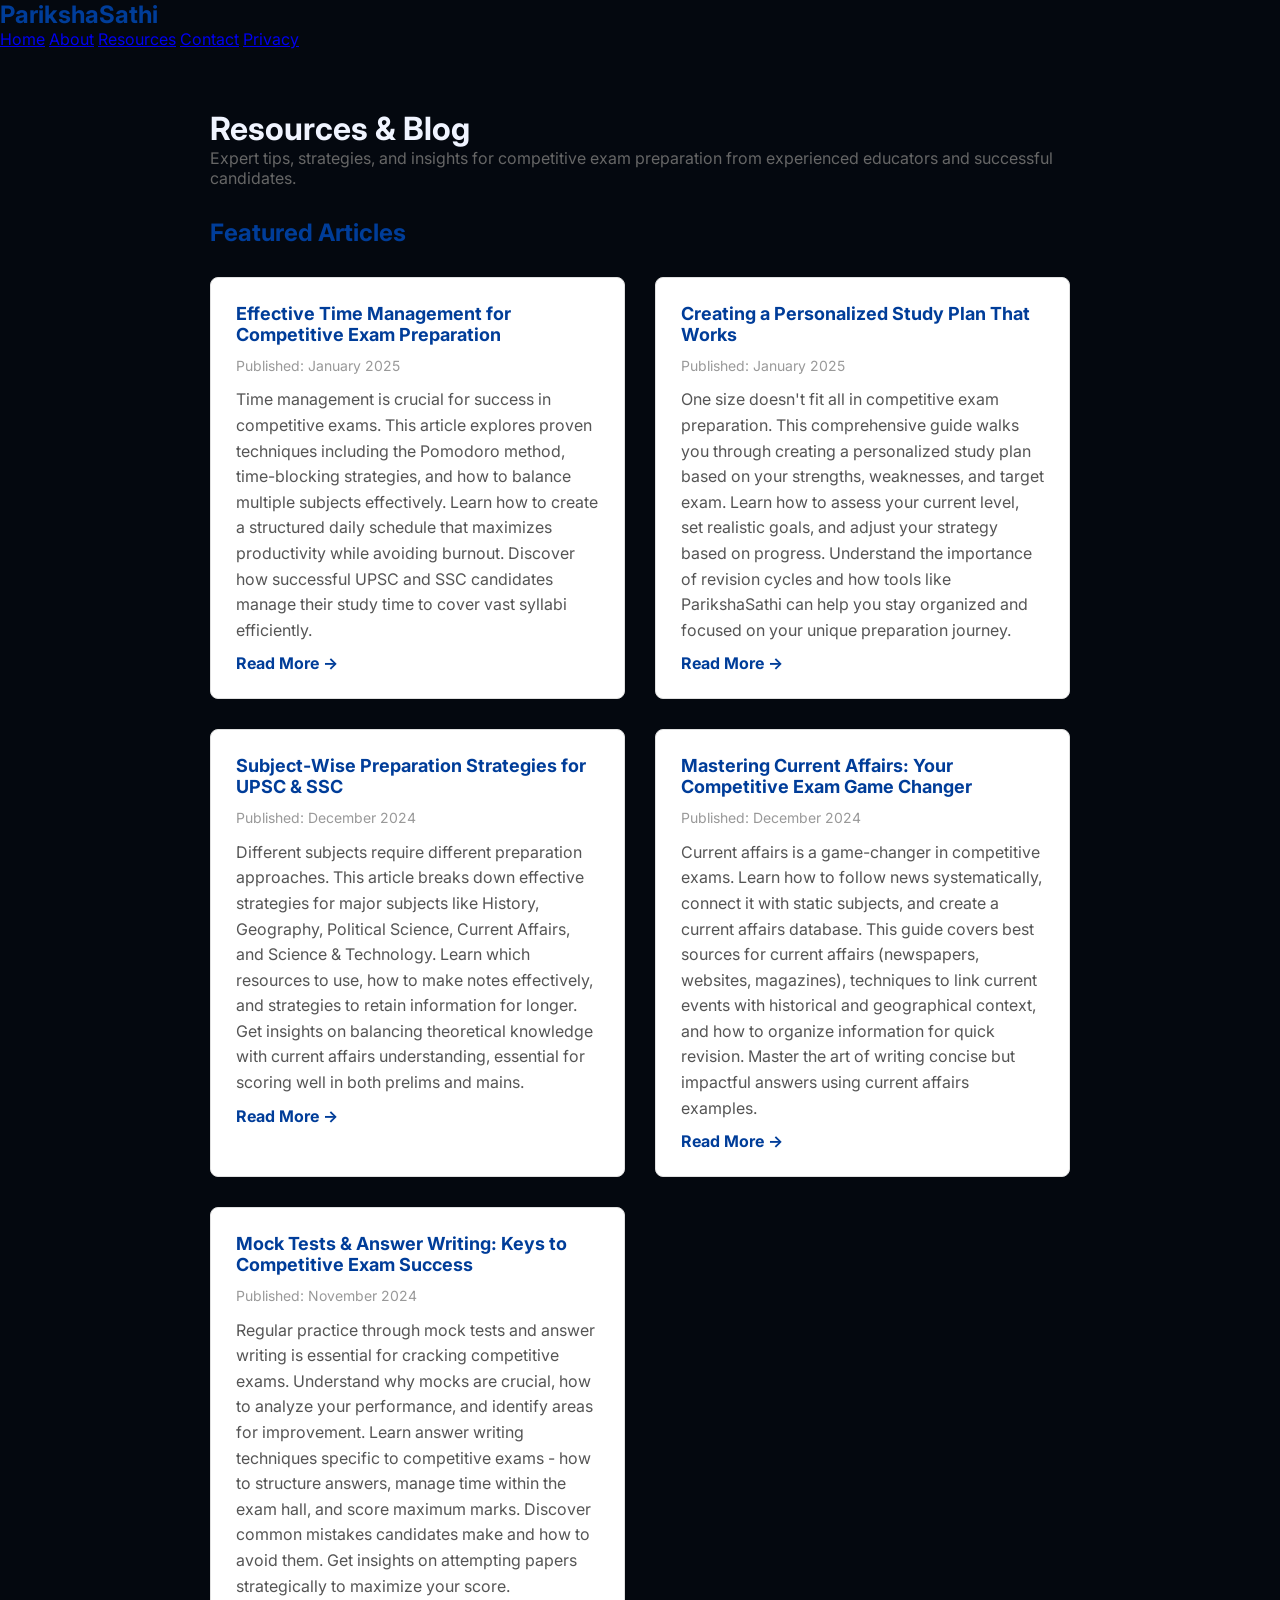
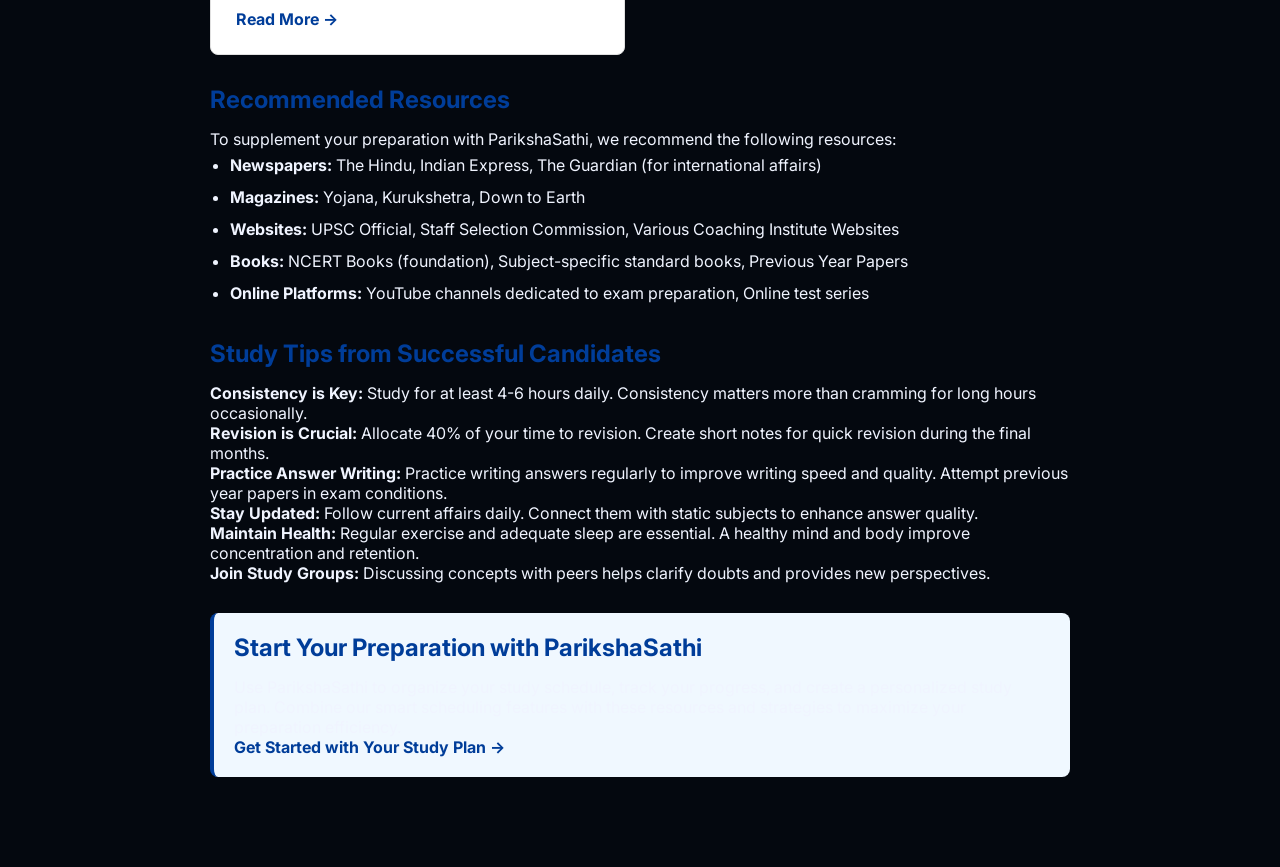
<file: resources.html>
<!DOCTYPE html>
<html lang="en">
<head>
    <meta charset="UTF-8">
    <meta name="viewport" content="width=device-width, initial-scale=1.0">
    <title>Resources & Blog - ParikshaSathi | Competitive Exam Study Tips</title>
    <meta name="description" content="Resources and blog articles about competitive exam preparation, study strategies, UPSC, SSC, BPSC, Banking, NDA, NEET, JEE and more for Indian students.">
    <meta name="keywords" content="resources, blog, study tips, competitive exams, UPSC, SSC, BPSC, study strategies">
    <meta name="author" content="ParikshaSathi">
    <link rel="stylesheet" href="style.css">
    <style>
        .resources-container { max-width: 900px; margin: 40px auto; padding: 20px; }
        .blog-grid { display: grid; grid-template-columns: repeat(auto-fit, minmax(300px, 1fr)); gap: 30px; margin: 30px 0; }
        .blog-card { background-color: white; border: 1px solid #e0e0e0; border-radius: 8px; padding: 25px; transition: all 0.3s ease; }
        .blog-card:hover { box-shadow: 0 4px 12px rgba(0, 61, 153, 0.15); transform: translateY(-4px); }
        .blog-card h3 { color: #003d99; margin-top: 0; font-size: 18px; }
        .blog-card .date { color: #999; font-size: 14px; margin-bottom: 10px; }
        .blog-card p { line-height: 1.6; color: #555; margin: 10px 0; }
        .read-more { color: #003d99; text-decoration: none; font-weight: bold; }
        .read-more:hover { text-decoration: underline; }
        .resources-section { margin: 30px 0; }
        .resources-section h2 { color: #003d99; margin-top: 30px; margin-bottom: 15px; }
    </style>
</head>
<body>
    <main>
        <div class="topbar">
            <div class="logo-section">
                <a href="/pariksha-sathi/" style="text-decoration: none;">
                    <h1 style="margin: 0; color: #003d99; font-size: 24px;">ParikshaSathi</h1>
                </a>
            </div>
            <nav class="menu" id="menu">
                <a href="/pariksha-sathi/" onclick="window.location.href='/pariksha-sathi/'; return false;" class="menu-item">Home</a>
                <a href="/pariksha-sathi/about.html" class="menu-item">About</a>
                <a href="/pariksha-sathi/resources.html" class="menu-item">Resources</a>
                <a href="/pariksha-sathi/contact.html" class="menu-item">Contact</a>
                <a href="/pariksha-sathi/privacy.html" class="menu-item">Privacy</a>
            </nav>
        </div>
        <div class="resources-container">
            <h1>Resources & Blog</h1>
            <p style="color: #666; margin-bottom: 20px;">Expert tips, strategies, and insights for competitive exam preparation from experienced educators and successful candidates.</p>

            <div class="resources-section">
                <h2>Featured Articles</h2>
                <div class="blog-grid">
                    <div class="blog-card">
                        <h3>Effective Time Management for Competitive Exam Preparation</h3>
                        <p class="date">Published: January 2025</p>
                        <p>Time management is crucial for success in competitive exams. This article explores proven techniques including the Pomodoro method, time-blocking strategies, and how to balance multiple subjects effectively. Learn how to create a structured daily schedule that maximizes productivity while avoiding burnout. Discover how successful UPSC and SSC candidates manage their study time to cover vast syllabi efficiently.</p>
                        <a href="#" class="read-more">Read More →</a>
                    </div>
                    <div class="blog-card">
                        <h3>Creating a Personalized Study Plan That Works</h3>
                        <p class="date">Published: January 2025</p>
                        <p>One size doesn't fit all in competitive exam preparation. This comprehensive guide walks you through creating a personalized study plan based on your strengths, weaknesses, and target exam. Learn how to assess your current level, set realistic goals, and adjust your strategy based on progress. Understand the importance of revision cycles and how tools like ParikshaSathi can help you stay organized and focused on your unique preparation journey.</p>
                        <a href="#" class="read-more">Read More →</a>
                    </div>
                    <div class="blog-card">
                        <h3>Subject-Wise Preparation Strategies for UPSC & SSC</h3>
                        <p class="date">Published: December 2024</p>
                        <p>Different subjects require different preparation approaches. This article breaks down effective strategies for major subjects like History, Geography, Political Science, Current Affairs, and Science & Technology. Learn which resources to use, how to make notes effectively, and strategies to retain information for longer. Get insights on balancing theoretical knowledge with current affairs understanding, essential for scoring well in both prelims and mains.</p>
                        <a href="#" class="read-more">Read More →</a>
                    </div>
                    <div class="blog-card">
                        <h3>Mastering Current Affairs: Your Competitive Exam Game Changer</h3>
                        <p class="date">Published: December 2024</p>
                        <p>Current affairs is a game-changer in competitive exams. Learn how to follow news systematically, connect it with static subjects, and create a current affairs database. This guide covers best sources for current affairs (newspapers, websites, magazines), techniques to link current events with historical and geographical context, and how to organize information for quick revision. Master the art of writing concise but impactful answers using current affairs examples.</p>
                        <a href="#" class="read-more">Read More →</a>
                    </div>
                    <div class="blog-card">
                        <h3>Mock Tests & Answer Writing: Keys to Competitive Exam Success</h3>
                        <p class="date">Published: November 2024</p>
                        <p>Regular practice through mock tests and answer writing is essential for cracking competitive exams. Understand why mocks are crucial, how to analyze your performance, and identify areas for improvement. Learn answer writing techniques specific to competitive exams - how to structure answers, manage time within the exam hall, and score maximum marks. Discover common mistakes candidates make and how to avoid them. Get insights on attempting papers strategically to maximize your score.</p>
                        <a href="#" class="read-more">Read More →</a>
                    </div>
                </div>
            </div>

            <div class="resources-section">
                <h2>Recommended Resources</h2>
                <p>To supplement your preparation with ParikshaSathi, we recommend the following resources:</p>
                <ul style="line-height: 2; margin-left: 20px;">
                    <li><strong>Newspapers:</strong> The Hindu, Indian Express, The Guardian (for international affairs)</li>
                    <li><strong>Magazines:</strong> Yojana, Kurukshetra, Down to Earth</li>
                    <li><strong>Websites:</strong> UPSC Official, Staff Selection Commission, Various Coaching Institute Websites</li>
                    <li><strong>Books:</strong> NCERT Books (foundation), Subject-specific standard books, Previous Year Papers</li>
                    <li><strong>Online Platforms:</strong> YouTube channels dedicated to exam preparation, Online test series</li>
                </ul>
            </div>

            <div class="resources-section">
                <h2>Study Tips from Successful Candidates</h2>
                <p><strong>Consistency is Key:</strong> Study for at least 4-6 hours daily. Consistency matters more than cramming for long hours occasionally.</p>
                <p><strong>Revision is Crucial:</strong> Allocate 40% of your time to revision. Create short notes for quick revision during the final months.</p>
                <p><strong>Practice Answer Writing:</strong> Practice writing answers regularly to improve writing speed and quality. Attempt previous year papers in exam conditions.</p>
                <p><strong>Stay Updated:</strong> Follow current affairs daily. Connect them with static subjects to enhance answer quality.</p>
                <p><strong>Maintain Health:</strong> Regular exercise and adequate sleep are essential. A healthy mind and body improve concentration and retention.</p>
                <p><strong>Join Study Groups:</strong> Discussing concepts with peers helps clarify doubts and provides new perspectives.</p>
            </div>

            <div class="resources-section" style="background-color: #f0f8ff; padding: 20px; border-radius: 8px; border-left: 4px solid #003d99;">
                <h2 style="margin-top: 0; color: #003d99;">Start Your Preparation with ParikshaSathi</h2>
                <p>Use ParikshaSathi to organize your study schedule, track your progress, and create a personalized study plan. Combine our smart scheduling features with these resources and strategies to maximize your preparation efficiency.</p>
                <p style="margin-bottom: 0;"><a href="/pariksha-sathi/" style="color: #003d99; font-weight: bold; text-decoration: none;">Get Started with Your Study Plan →</a></p>
            </div>
        </div>
    </main>
    <script src="app.js"></script>
</body>
</html>
</file>
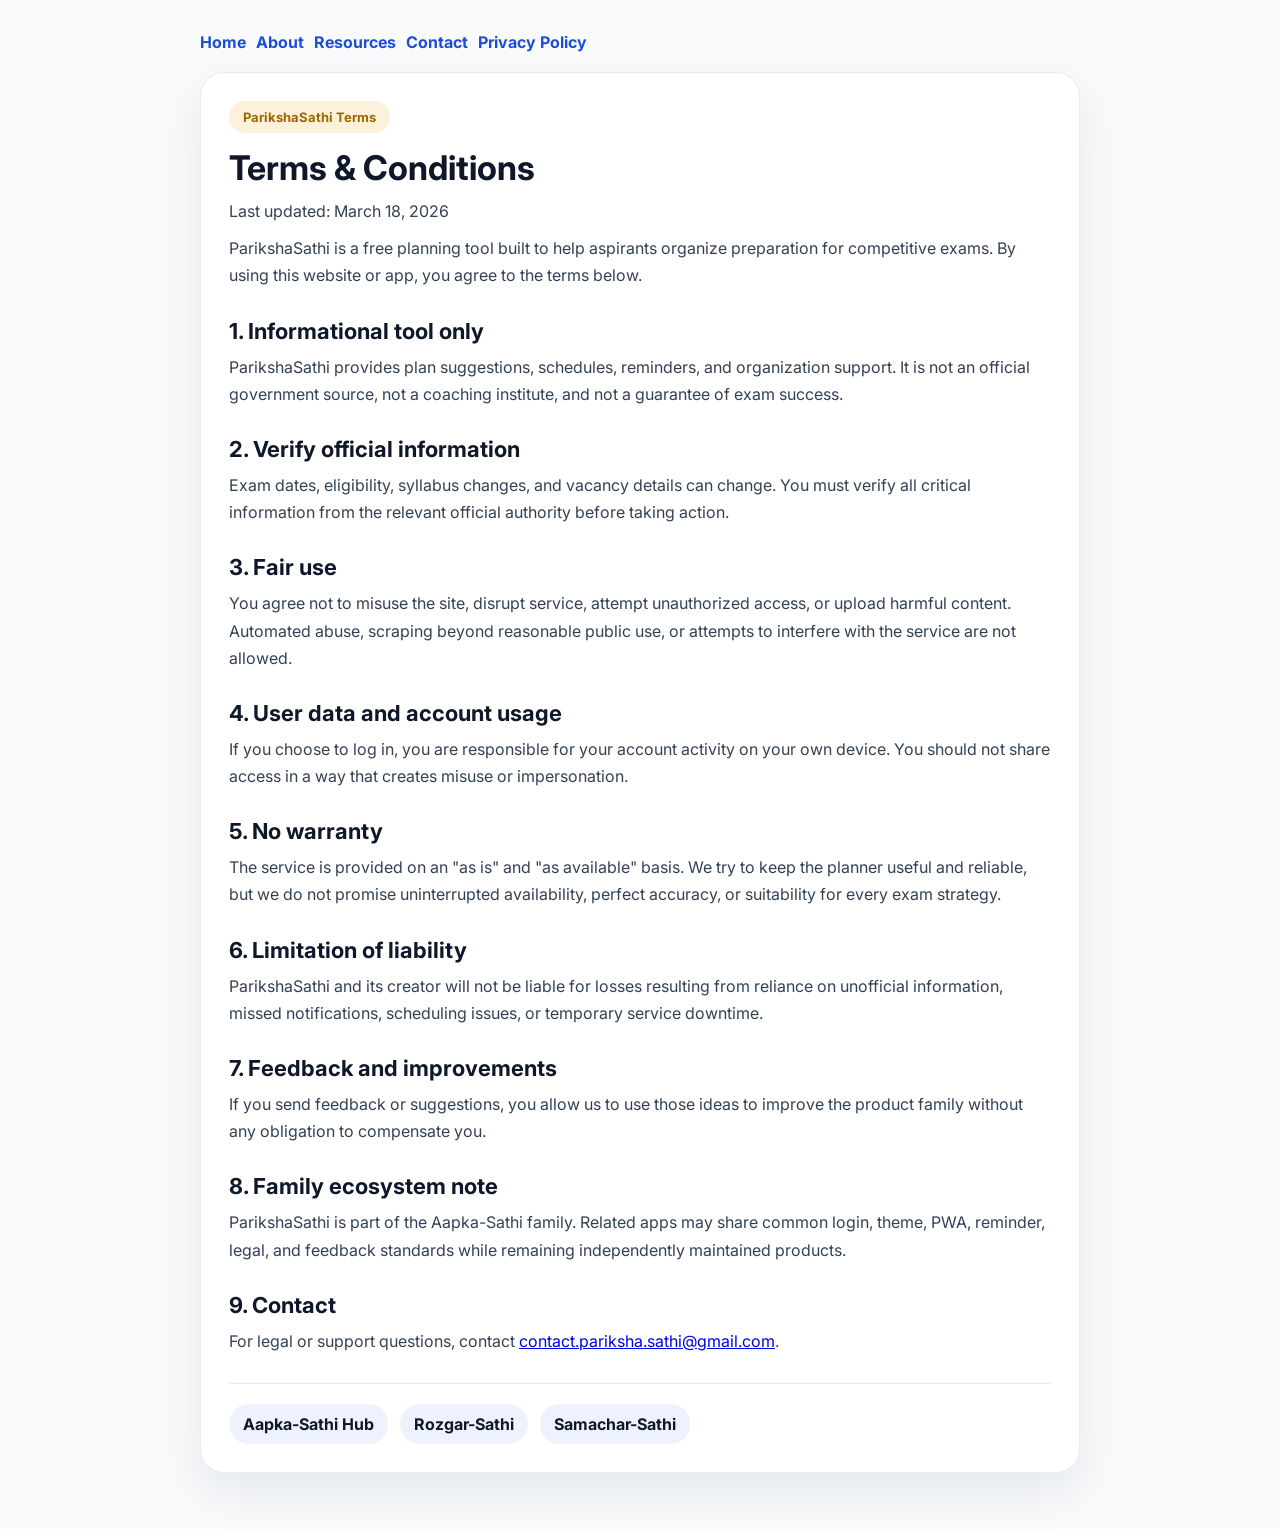
<file: terms.html>
<!DOCTYPE html>
<html lang="en">
<head>
  <meta charset="UTF-8">
  <meta name="viewport" content="width=device-width, initial-scale=1.0">
  <title>Terms & Conditions - ParikshaSathi</title>
  <meta name="description" content="Terms and Conditions for ParikshaSathi, the free study planner for competitive exam aspirants.">
  <link rel="stylesheet" href="style.css">
  <style>
    body { background: #f8fafc; color: #0f172a; }
    .legal-shell { max-width: 920px; margin: 0 auto; padding: 32px 20px 56px; }
    .legal-card { background: #ffffff; border: 1px solid rgba(15, 23, 42, 0.08); border-radius: 24px; padding: 28px; box-shadow: 0 18px 50px rgba(15, 23, 42, 0.08); }
    .legal-nav { display: flex; flex-wrap: wrap; gap: 10px; margin-bottom: 20px; }
    .legal-nav a { text-decoration: none; color: #1d4ed8; font-weight: 700; }
    .legal-kicker { display: inline-block; padding: 8px 14px; border-radius: 999px; background: rgba(245, 158, 11, 0.14); color: #9a6700; font-weight: 700; font-size: 13px; }
    .legal-card h1 { margin: 14px 0 8px; font-size: 34px; }
    .legal-card p { line-height: 1.7; color: #334155; margin: 10px 0; }
    .legal-card h2 { margin-top: 28px; margin-bottom: 10px; font-size: 22px; color: #0f172a; }
    .legal-card ul { margin: 10px 0 0 20px; color: #334155; }
    .legal-card li { margin: 8px 0; line-height: 1.6; }
    .legal-family { margin-top: 28px; padding-top: 20px; border-top: 1px solid rgba(15, 23, 42, 0.08); display: flex; flex-wrap: wrap; gap: 12px; }
    .legal-family a { text-decoration: none; color: #0f172a; background: #eef2ff; border-radius: 999px; padding: 10px 14px; font-weight: 700; }
  </style>
</head>
<body>
  <main class="legal-shell">
    <div class="legal-nav">
      <a href="/pariksha-sathi/">Home</a>
      <a href="/pariksha-sathi/about.html">About</a>
      <a href="/pariksha-sathi/resources.html">Resources</a>
      <a href="/pariksha-sathi/contact.html">Contact</a>
      <a href="/pariksha-sathi/privacy.html">Privacy Policy</a>
    </div>

    <section class="legal-card">
      <span class="legal-kicker">ParikshaSathi Terms</span>
      <h1>Terms & Conditions</h1>
      <p>Last updated: March 18, 2026</p>
      <p>ParikshaSathi is a free planning tool built to help aspirants organize preparation for competitive exams. By using this website or app, you agree to the terms below.</p>

      <h2>1. Informational tool only</h2>
      <p>ParikshaSathi provides plan suggestions, schedules, reminders, and organization support. It is not an official government source, not a coaching institute, and not a guarantee of exam success.</p>

      <h2>2. Verify official information</h2>
      <p>Exam dates, eligibility, syllabus changes, and vacancy details can change. You must verify all critical information from the relevant official authority before taking action.</p>

      <h2>3. Fair use</h2>
      <p>You agree not to misuse the site, disrupt service, attempt unauthorized access, or upload harmful content. Automated abuse, scraping beyond reasonable public use, or attempts to interfere with the service are not allowed.</p>

      <h2>4. User data and account usage</h2>
      <p>If you choose to log in, you are responsible for your account activity on your own device. You should not share access in a way that creates misuse or impersonation.</p>

      <h2>5. No warranty</h2>
      <p>The service is provided on an "as is" and "as available" basis. We try to keep the planner useful and reliable, but we do not promise uninterrupted availability, perfect accuracy, or suitability for every exam strategy.</p>

      <h2>6. Limitation of liability</h2>
      <p>ParikshaSathi and its creator will not be liable for losses resulting from reliance on unofficial information, missed notifications, scheduling issues, or temporary service downtime.</p>

      <h2>7. Feedback and improvements</h2>
      <p>If you send feedback or suggestions, you allow us to use those ideas to improve the product family without any obligation to compensate you.</p>

      <h2>8. Family ecosystem note</h2>
      <p>ParikshaSathi is part of the Aapka-Sathi family. Related apps may share common login, theme, PWA, reminder, legal, and feedback standards while remaining independently maintained products.</p>

      <h2>9. Contact</h2>
      <p>For legal or support questions, contact <a href="mailto:contact.pariksha.sathi@gmail.com">contact.pariksha.sathi@gmail.com</a>.</p>

      <div class="legal-family">
        <a href="https://snakeeye-sudo.github.io/Aapka-Sathi/" target="_blank" rel="noopener">Aapka-Sathi Hub</a>
        <a href="https://snakeeye-sudo.github.io/rozgar-sathi/" target="_blank" rel="noopener">Rozgar-Sathi</a>
        <a href="https://snakeeye-sudo.github.io/Samachar-Sathi/" target="_blank" rel="noopener">Samachar-Sathi</a>
      </div>
    </section>
  </main>
</body>
</html>
</file>
<file: style.css>
@import url('https://fonts.googleapis.com/css2?family=Inter:wght@300;400;500;600;700;800;900&family=Space+Grotesk:wght@400;500;600;700;800&family=Syne:wght@700;800&display=swap');

*{margin:0;padding:0;box-sizing:border-box}
:root{
  /* Core palette */
  --amber:#f59e0b;--amber-d:#d97706;--amber-l:#fcd34d;--amber-xl:#fef3c7;
  --green:#10b981;--green-d:#059669;--green-l:#34d399;
  --blue:#3b82f6;--blue-d:#1d4ed8;--blue-l:#60a5fa;
  --red:#ef4444;--red-d:#dc2626;--red-l:#f87171;
  --purple:#8b5cf6;--purple-l:#a78bfa;
  --cyan:#06b6d4;--pink:#ec4899;--orange:#f97316;
  /* Backgrounds */
  --bg:#04080f;--bg2:#070d1a;--bg3:#0c1525;--bg4:#101c30;--bg5:#162035;
  --surface:rgba(255,255,255,.025);--surface2:rgba(255,255,255,.05);--surface3:rgba(255,255,255,.08);
  --border:rgba(255,255,255,.06);--border2:rgba(255,255,255,.1);--border3:rgba(255,255,255,.16);
  /* Text */
  --t1:#f0f4ff;--t2:#8b9cc8;--t3:#4a5578;--t4:#2d3654;
  /* Gradients */
  --grad-amber:linear-gradient(135deg,#f59e0b 0%,#ef4444 100%);
  --grad-amber2:linear-gradient(135deg,#fcd34d 0%,#f59e0b 100%);
  --grad-green:linear-gradient(135deg,#10b981 0%,#06b6d4 100%);
  --grad-blue:linear-gradient(135deg,#3b82f6 0%,#8b5cf6 100%);
  --grad-purple:linear-gradient(135deg,#8b5cf6 0%,#ec4899 100%);
  --grad-bg:radial-gradient(ellipse 100% 70% at 50% -5%,rgba(245,158,11,.1) 0%,transparent 55%),
            radial-gradient(ellipse 70% 50% at 85% 85%,rgba(16,185,129,.06) 0%,transparent 50%),
            radial-gradient(ellipse 50% 40% at 10% 60%,rgba(59,130,246,.05) 0%,transparent 50%),
            linear-gradient(180deg,#04080f 0%,#070d1a 100%);
  --glow-amber:0 0 40px rgba(245,158,11,.35),0 0 80px rgba(245,158,11,.12);
  --glow-green:0 0 40px rgba(16,185,129,.35),0 0 80px rgba(16,185,129,.12);
  --shadow:0 8px 32px rgba(0,0,0,.6);
  --shadow-lg:0 24px 80px rgba(0,0,0,.7);
  --radius:20px;--radius-sm:14px;--radius-xs:9px;
  --transition:.22s cubic-bezier(.4,0,.2,1);
}
html{scroll-behavior:smooth}
body{font-family:'Inter',sans-serif;background:var(--bg);color:var(--t1);min-height:100vh;overflow-x:hidden;-webkit-font-smoothing:antialiased}
body.theme-light{
  --bg:#f6f8fc;--bg2:#ffffff;--bg3:#eef3fb;--bg4:#e4ebf7;--bg5:#dae4f3;
  --surface:rgba(255,255,255,.9);--surface2:rgba(255,255,255,.96);--surface3:rgba(255,255,255,.98);
  --border:rgba(15,23,42,.08);--border2:rgba(15,23,42,.12);--border3:rgba(15,23,42,.18);
  --t1:#0f172a;--t2:#475569;--t3:#64748b;--t4:#94a3b8;
  --grad-bg:radial-gradient(ellipse 100% 70% at 50% -5%,rgba(245,158,11,.12) 0%,transparent 55%),
            radial-gradient(ellipse 70% 50% at 85% 85%,rgba(16,185,129,.08) 0%,transparent 50%),
            radial-gradient(ellipse 50% 40% at 10% 60%,rgba(59,130,246,.08) 0%,transparent 50%),
            linear-gradient(180deg,#f8fafc 0%,#eef4ff 100%);
  --shadow:0 12px 36px rgba(15,23,42,.08);
  --shadow-lg:0 30px 80px rgba(15,23,42,.12);
}
body.theme-light #bgCanvas{opacity:.22}
body.theme-light .exam-card,
body.theme-light .form-card{background:rgba(255,255,255,.88);box-shadow:var(--shadow)}
body.theme-light .site-footer{background:rgba(255,255,255,.95)}
body.theme-light .footer-disclaimer-row{background:rgba(245,158,11,.08)}
body.theme-light .hero-bmc-link,
body.theme-light .footer-bmc-btn{color:#8a5a00;background:rgba(255,221,0,.12)}
body.theme-light .hstat{background:rgba(255,255,255,.88)}
.screen{display:none;min-height:100vh}.screen.active{display:block}
.hidden{display:none!important}
::-webkit-scrollbar{width:5px;height:5px}
::-webkit-scrollbar-track{background:var(--bg2)}
::-webkit-scrollbar-thumb{background:var(--border3);border-radius:3px}
::-webkit-scrollbar-thumb:hover{background:var(--amber)}

/* ── ANIMATIONS ── */
@keyframes fadeUp{from{opacity:0;transform:translateY(32px)}to{opacity:1;transform:translateY(0)}}
@keyframes fadeIn{from{opacity:0}to{opacity:1}}
@keyframes scaleIn{from{opacity:0;transform:scale(.93)}to{opacity:1;transform:scale(1)}}
@keyframes float{0%,100%{transform:translateY(0)}50%{transform:translateY(-8px)}}
@keyframes shimmer{0%{background-position:-200% center}100%{background-position:200% center}}
@keyframes dotPulse{0%,100%{opacity:1;transform:scale(1)}50%{opacity:.25;transform:scale(.5)}}
@keyframes glowPulse{0%,100%{box-shadow:var(--glow-amber)}50%{box-shadow:0 0 70px rgba(245,158,11,.55),0 0 140px rgba(245,158,11,.18)}}
@keyframes slideDown{from{opacity:0;transform:translateY(-10px)}to{opacity:1;transform:translateY(0)}}
@keyframes progressFill{from{width:0}to{width:var(--target-w)}}
@keyframes orbitSpin{to{transform:rotate(360deg)}}
@keyframes gradShift{0%,100%{background-position:0% 50%}50%{background-position:100% 50%}}
@keyframes scanLine{0%{transform:translateY(-100%)}100%{transform:translateY(100vh)}}
@keyframes cardReveal{from{opacity:0;transform:translateY(20px) scale(.97)}to{opacity:1;transform:translateY(0) scale(1)}}
@keyframes welcomePop{0%{opacity:0;transform:scale(.8) translateY(-10px)}60%{transform:scale(1.04)}100%{opacity:1;transform:scale(1) translateY(0)}}

/* ── CANVAS ── */
#bgCanvas{position:fixed;top:0;left:0;width:100%;height:100%;z-index:0;pointer-events:none;opacity:.6;transition:opacity .6s ease}

/* ══════════════════════════════════════════════════
   WELCOME SCREEN
══════════════════════════════════════════════════ */
#welcomeScreen{background:var(--grad-bg);position:relative;overflow-x:hidden}

/* Ambient orbs */
#welcomeScreen::before{content:'';position:fixed;width:700px;height:700px;border-radius:50%;background:radial-gradient(circle,rgba(245,158,11,.07) 0%,transparent 70%);top:-200px;left:50%;transform:translateX(-50%);pointer-events:none;z-index:1}
#welcomeScreen::after{content:'';position:fixed;width:500px;height:500px;border-radius:50%;background:radial-gradient(circle,rgba(16,185,129,.05) 0%,transparent 70%);bottom:-100px;right:-100px;pointer-events:none;z-index:1}

.hero{position:relative;z-index:2;display:flex;flex-direction:column;align-items:center;justify-content:flex-start;min-height:100vh;padding:5rem 1.5rem 5rem;text-align:center}

/* Welcome back toast */
.welcome-back-toast{display:inline-flex;align-items:center;gap:.7rem;background:rgba(16,185,129,.08);border:1px solid rgba(16,185,129,.25);color:var(--green-l);padding:.55rem 1.4rem;border-radius:50px;font-size:.82rem;font-weight:700;margin-bottom:1.5rem;animation:welcomePop .5s cubic-bezier(.34,1.56,.64,1) both;backdrop-filter:blur(12px);letter-spacing:.02em}
.welcome-back-toast .wb-dot{width:7px;height:7px;background:var(--green);border-radius:50%;animation:dotPulse 1.6s infinite;flex-shrink:0}

/* Brand */
.hero-brand{display:flex;flex-direction:column;align-items:center;gap:.6rem;margin-bottom:2rem;animation:fadeUp .7s ease both}
.brand-logo-wrap{position:relative;width:96px;height:96px;display:flex;align-items:center;justify-content:center}
.brand-logo-glow{position:absolute;inset:-20px;border-radius:50%;background:radial-gradient(circle,rgba(245,158,11,.28) 0%,rgba(245,158,11,.06) 50%,transparent 70%);animation:glowPulse 3s ease-in-out infinite;pointer-events:none}
.brand-logo-ring{position:absolute;inset:-8px;border-radius:50%;border:1px solid rgba(245,158,11,.15);animation:orbitSpin 12s linear infinite}
.brand-logo-ring::before{content:'';position:absolute;top:-3px;left:50%;width:6px;height:6px;background:var(--amber);border-radius:50%;transform:translateX(-50%);box-shadow:0 0 8px var(--amber)}
.brand-logo-img{width:96px;height:96px;object-fit:contain;display:block;position:relative;z-index:1;filter:drop-shadow(0 0 20px rgba(245,158,11,.5))}
.brand-name-hero{font-family:'Syne',sans-serif;font-size:1.7rem;font-weight:800;color:var(--t1);letter-spacing:-.03em;line-height:1}
.brand-name-accent{background:var(--grad-amber);background-size:200% auto;-webkit-background-clip:text;-webkit-text-fill-color:transparent;background-clip:text;animation:shimmer 4s linear infinite}

/* Badge */
.hero-badge{display:inline-flex;align-items:center;gap:.6rem;background:rgba(245,158,11,.07);border:1px solid rgba(245,158,11,.2);color:var(--amber-l);padding:.5rem 1.4rem;border-radius:50px;font-size:.8rem;font-weight:700;margin-bottom:2.5rem;animation:fadeUp .7s .1s ease both;backdrop-filter:blur(10px);letter-spacing:.03em}
.badge-dot{width:6px;height:6px;background:var(--amber);border-radius:50%;animation:dotPulse 1.8s infinite;flex-shrink:0}

/* Title */
.hero-title{font-family:'Syne',sans-serif;font-size:clamp(2.8rem,7.5vw,5rem);font-weight:800;line-height:1.05;color:var(--t1);margin-bottom:1.4rem;animation:fadeUp .7s .15s ease both;letter-spacing:-.04em}
.hero-title-gradient{background:var(--grad-amber);background-size:200% auto;-webkit-background-clip:text;-webkit-text-fill-color:transparent;background-clip:text;animation:shimmer 4s linear infinite}

/* Subtitle */
.hero-sub{font-size:1rem;color:var(--t2);max-width:520px;line-height:1.8;margin-bottom:3rem;animation:fadeUp .7s .2s ease both;font-weight:400}

/* Stats */
.hero-stats{display:flex;align-items:center;gap:.6rem;margin-bottom:3.5rem;animation:fadeUp .7s .25s ease both;flex-wrap:wrap;justify-content:center}
.hstat{text-align:center;padding:.9rem 1.3rem;background:var(--surface);border:1px solid var(--border2);border-radius:var(--radius-sm);min-width:84px;transition:all var(--transition);backdrop-filter:blur(10px);position:relative;overflow:hidden;cursor:default}
.hstat::after{content:'';position:absolute;inset:0;background:var(--grad-amber);opacity:0;transition:opacity var(--transition)}
.hstat:hover{border-color:rgba(245,158,11,.35);transform:translateY(-5px);box-shadow:var(--glow-amber)}
.hstat:hover::after{opacity:.05}
.hstat-num{font-family:'Syne',sans-serif;font-size:1.65rem;font-weight:800;color:var(--amber);line-height:1;position:relative;z-index:1}
.hstat-lbl{font-size:.68rem;color:var(--t3);margin-top:.3rem;text-transform:uppercase;letter-spacing:.07em;position:relative;z-index:1}
.hstat-sep{width:1px;height:36px;background:var(--border)}

/* Choose label */
.choose-label{font-size:.95rem;color:var(--t2);margin-bottom:2rem;font-weight:600;animation:fadeUp .7s .3s ease both;letter-spacing:.01em}

/* Category label */
.exam-category-label{font-family:'Space Grotesk',sans-serif;font-size:.72rem;font-weight:800;color:var(--amber);text-transform:uppercase;letter-spacing:.12em;margin:2.5rem auto .9rem;max-width:860px;width:100%;padding:.4rem .8rem;animation:fadeUp .7s .3s ease both;display:flex;align-items:center;gap:.7rem;background:rgba(245,158,11,.05);border:1px solid rgba(245,158,11,.12);border-radius:8px}
.exam-category-label::after{content:'';flex:1;height:1px;background:linear-gradient(90deg,rgba(245,158,11,.3),transparent)}

/* ── EXAM CARDS ── */
.exam-cards{display:flex;gap:1.2rem;flex-wrap:wrap;justify-content:center;animation:fadeUp .7s .35s ease both;width:100%;max-width:860px}
.exam-card{position:relative;background:rgba(12,21,37,.75);backdrop-filter:blur(24px);border:1px solid var(--border2);border-radius:22px;padding:1.8rem;cursor:pointer;transition:all .3s cubic-bezier(.4,0,.2,1);flex:1;min-width:270px;max-width:360px;text-align:left;overflow:hidden}
.exam-card::before{content:'';position:absolute;inset:0;border-radius:22px;background:var(--card-glow,rgba(245,158,11,.12));opacity:0;transition:opacity .3s;pointer-events:none}
.exam-card::after{content:'';position:absolute;top:0;left:0;right:0;height:1px;background:linear-gradient(90deg,transparent,var(--card-line,rgba(245,158,11,.4)),transparent);opacity:.5;transition:opacity .3s}
.exam-card:hover{transform:translateY(-10px) scale(1.01)}
.exam-card:hover::before{opacity:1}
.exam-card:hover::after{opacity:1}

/* Card color themes */
.bpsc-card{--card-glow:radial-gradient(circle at 20% 20%,rgba(245,158,11,.14),transparent 60%);--card-line:rgba(245,158,11,.5);--card-accent:#f59e0b}
.upsc-card{--card-glow:radial-gradient(circle at 20% 20%,rgba(16,185,129,.14),transparent 60%);--card-line:rgba(16,185,129,.5);--card-accent:#10b981}
.bpsc71-card{--card-glow:radial-gradient(circle at 20% 20%,rgba(236,72,153,.14),transparent 60%);--card-line:rgba(236,72,153,.5);--card-accent:#ec4899}
.bpsc72-card{--card-glow:radial-gradient(circle at 20% 20%,rgba(139,92,246,.14),transparent 60%);--card-line:rgba(139,92,246,.5);--card-accent:#8b5cf6}
.ssc-card{--card-glow:radial-gradient(circle at 20% 20%,rgba(59,130,246,.14),transparent 60%);--card-line:rgba(59,130,246,.5);--card-accent:#3b82f6}
.ibps-card{--card-glow:radial-gradient(circle at 20% 20%,rgba(6,182,212,.14),transparent 60%);--card-line:rgba(6,182,212,.5);--card-accent:#06b6d4}
.sbi-card{--card-glow:radial-gradient(circle at 20% 20%,rgba(34,197,94,.14),transparent 60%);--card-line:rgba(34,197,94,.5);--card-accent:#22c55e}
.rrb-card{--card-glow:radial-gradient(circle at 20% 20%,rgba(249,115,22,.14),transparent 60%);--card-line:rgba(249,115,22,.5);--card-accent:#f97316}
.clerk-card{--card-glow:radial-gradient(circle at 20% 20%,rgba(168,85,247,.14),transparent 60%);--card-line:rgba(168,85,247,.5);--card-accent:#a855f7}
.nda-card{--card-glow:radial-gradient(circle at 20% 20%,rgba(239,68,68,.14),transparent 60%);--card-line:rgba(239,68,68,.5);--card-accent:#ef4444}
.neet-card{--card-glow:radial-gradient(circle at 20% 20%,rgba(16,185,129,.14),transparent 60%);--card-line:rgba(16,185,129,.5);--card-accent:#10b981}
.jee-card{--card-glow:radial-gradient(circle at 20% 20%,rgba(59,130,246,.14),transparent 60%);--card-line:rgba(59,130,246,.5);--card-accent:#3b82f6}
.jee-adv-card{--card-glow:radial-gradient(circle at 20% 20%,rgba(245,158,11,.14),transparent 60%);--card-line:rgba(245,158,11,.5);--card-accent:#f59e0b}
.uppsc-card{--card-glow:radial-gradient(circle at 20% 20%,rgba(139,92,246,.14),transparent 60%);--card-line:rgba(139,92,246,.5);--card-accent:#8b5cf6}
.mppsc-card{--card-glow:radial-gradient(circle at 20% 20%,rgba(249,115,22,.14),transparent 60%);--card-line:rgba(249,115,22,.5);--card-accent:#f97316}
.rpsc-card{--card-glow:radial-gradient(circle at 20% 20%,rgba(236,72,153,.14),transparent 60%);--card-line:rgba(236,72,153,.5);--card-accent:#ec4899}
.mpsc-card{--card-glow:radial-gradient(circle at 20% 20%,rgba(6,182,212,.14),transparent 60%);--card-line:rgba(6,182,212,.5);--card-accent:#06b6d4}

.bpsc-card:hover{border-color:rgba(245,158,11,.4);box-shadow:0 20px 60px rgba(245,158,11,.18),0 0 0 1px rgba(245,158,11,.25)}
.upsc-card:hover{border-color:rgba(16,185,129,.4);box-shadow:0 20px 60px rgba(16,185,129,.18),0 0 0 1px rgba(16,185,129,.25)}
.bpsc71-card:hover{border-color:rgba(236,72,153,.4);box-shadow:0 20px 60px rgba(236,72,153,.18),0 0 0 1px rgba(236,72,153,.25)}
.bpsc72-card:hover{border-color:rgba(139,92,246,.4);box-shadow:0 20px 60px rgba(139,92,246,.18),0 0 0 1px rgba(139,92,246,.25)}
.ssc-card:hover{border-color:rgba(59,130,246,.4);box-shadow:0 20px 60px rgba(59,130,246,.18),0 0 0 1px rgba(59,130,246,.25)}
.ibps-card:hover{border-color:rgba(6,182,212,.4);box-shadow:0 20px 60px rgba(6,182,212,.18),0 0 0 1px rgba(6,182,212,.25)}
.sbi-card:hover{border-color:rgba(34,197,94,.4);box-shadow:0 20px 60px rgba(34,197,94,.18),0 0 0 1px rgba(34,197,94,.25)}
.rrb-card:hover{border-color:rgba(249,115,22,.4);box-shadow:0 20px 60px rgba(249,115,22,.18),0 0 0 1px rgba(249,115,22,.25)}
.clerk-card:hover{border-color:rgba(168,85,247,.4);box-shadow:0 20px 60px rgba(168,85,247,.18),0 0 0 1px rgba(168,85,247,.25)}
.nda-card:hover{border-color:rgba(239,68,68,.4);box-shadow:0 20px 60px rgba(239,68,68,.18),0 0 0 1px rgba(239,68,68,.25)}
.neet-card:hover{border-color:rgba(16,185,129,.4);box-shadow:0 20px 60px rgba(16,185,129,.18),0 0 0 1px rgba(16,185,129,.25)}
.jee-card:hover{border-color:rgba(59,130,246,.4);box-shadow:0 20px 60px rgba(59,130,246,.18),0 0 0 1px rgba(59,130,246,.25)}
.jee-adv-card:hover{border-color:rgba(245,158,11,.4);box-shadow:0 20px 60px rgba(245,158,11,.18),0 0 0 1px rgba(245,158,11,.25)}
.uppsc-card:hover{border-color:rgba(139,92,246,.4);box-shadow:0 20px 60px rgba(139,92,246,.18),0 0 0 1px rgba(139,92,246,.25)}
.mppsc-card:hover{border-color:rgba(249,115,22,.4);box-shadow:0 20px 60px rgba(249,115,22,.18),0 0 0 1px rgba(249,115,22,.25)}
.rpsc-card:hover{border-color:rgba(236,72,153,.4);box-shadow:0 20px 60px rgba(236,72,153,.18),0 0 0 1px rgba(236,72,153,.25)}
.mpsc-card:hover{border-color:rgba(6,182,212,.4);box-shadow:0 20px 60px rgba(6,182,212,.18),0 0 0 1px rgba(6,182,212,.25)}

/* Ribbon */
.ec-ribbon{position:absolute;top:14px;right:-22px;background:var(--grad-amber);color:#000;font-size:.6rem;font-weight:900;padding:.28rem 2rem;transform:rotate(35deg);letter-spacing:.1em;text-transform:uppercase;box-shadow:0 2px 10px rgba(0,0,0,.4)}

/* Card inner */
.ec-top{display:flex;align-items:center;gap:1rem;margin-bottom:1.3rem}
.ec-icon-wrap{width:52px;height:52px;border-radius:14px;display:flex;align-items:center;justify-content:center;font-size:1.6rem;flex-shrink:0;position:relative;transition:transform .3s}
.exam-card:hover .ec-icon-wrap{transform:scale(1.1) rotate(-3deg)}
.bpsc-icon-wrap{background:rgba(245,158,11,.1);border:1px solid rgba(245,158,11,.2)}
.upsc-icon-wrap{background:rgba(16,185,129,.1);border:1px solid rgba(16,185,129,.2)}
.bpsc71-icon-wrap{background:rgba(236,72,153,.1);border:1px solid rgba(236,72,153,.2)}
.bpsc72-icon-wrap{background:rgba(139,92,246,.1);border:1px solid rgba(139,92,246,.2)}
.ssc-icon-wrap{background:rgba(59,130,246,.1);border:1px solid rgba(59,130,246,.2)}
.ibps-icon-wrap{background:rgba(6,182,212,.1);border:1px solid rgba(6,182,212,.2)}
.sbi-icon-wrap{background:rgba(34,197,94,.1);border:1px solid rgba(34,197,94,.2)}
.rrb-icon-wrap{background:rgba(249,115,22,.1);border:1px solid rgba(249,115,22,.2)}
.clerk-icon-wrap{background:rgba(168,85,247,.1);border:1px solid rgba(168,85,247,.2)}
.nda-icon-wrap{background:rgba(239,68,68,.1);border:1px solid rgba(239,68,68,.2)}
.neet-icon-wrap{background:rgba(16,185,129,.1);border:1px solid rgba(16,185,129,.2)}
.jee-icon-wrap{background:rgba(59,130,246,.1);border:1px solid rgba(59,130,246,.2)}
.jee-adv-icon-wrap{background:rgba(245,158,11,.1);border:1px solid rgba(245,158,11,.2)}
.uppsc-icon-wrap{background:rgba(139,92,246,.1);border:1px solid rgba(139,92,246,.2)}
.mppsc-icon-wrap{background:rgba(249,115,22,.1);border:1px solid rgba(249,115,22,.2)}
.rpsc-icon-wrap{background:rgba(236,72,153,.1);border:1px solid rgba(236,72,153,.2)}
.mpsc-icon-wrap{background:rgba(6,182,212,.1);border:1px solid rgba(6,182,212,.2)}

.ec-info{flex:1;min-width:0}
.ec-title{font-family:'Space Grotesk',sans-serif;font-size:1.15rem;font-weight:800;color:var(--t1);margin-bottom:.2rem;letter-spacing:-.02em;white-space:nowrap;overflow:hidden;text-overflow:ellipsis}
.ec-sub{font-size:.76rem;color:var(--t3);font-weight:500}
.ec-divider{height:1px;background:linear-gradient(90deg,var(--border2),transparent);margin-bottom:1.2rem}
.ec-details{display:flex;flex-direction:column;gap:.55rem;margin-bottom:1.4rem}
.ec-detail-row{display:flex;align-items:center;gap:.6rem;font-size:.8rem;color:var(--t2)}
.ec-detail-icon{font-size:.85rem;width:20px;text-align:center;flex-shrink:0}

/* CTA button */
.ec-btn{display:flex;align-items:center;justify-content:space-between;padding:.75rem 1.1rem;border-radius:11px;font-weight:800;font-size:.85rem;transition:all .3s;letter-spacing:.01em;position:relative;overflow:hidden}
.ec-btn::before{content:'';position:absolute;inset:0;background:linear-gradient(90deg,transparent,rgba(255,255,255,.15),transparent);transform:translateX(-100%);transition:transform .5s}
.exam-card:hover .ec-btn::before{transform:translateX(100%)}
.bpsc-card .ec-btn{background:rgba(245,158,11,.1);color:var(--amber);border:1px solid rgba(245,158,11,.2)}
.upsc-card .ec-btn{background:rgba(16,185,129,.1);color:var(--green);border:1px solid rgba(16,185,129,.2)}
.bpsc71-card .ec-btn{background:rgba(236,72,153,.1);color:#f472b6;border:1px solid rgba(236,72,153,.2)}
.bpsc72-card .ec-btn{background:rgba(139,92,246,.1);color:var(--purple-l);border:1px solid rgba(139,92,246,.2)}
.ssc-card .ec-btn{background:rgba(59,130,246,.1);color:var(--blue-l);border:1px solid rgba(59,130,246,.2)}
.ibps-card .ec-btn{background:rgba(6,182,212,.1);color:var(--cyan);border:1px solid rgba(6,182,212,.2)}
.sbi-card .ec-btn{background:rgba(34,197,94,.1);color:#4ade80;border:1px solid rgba(34,197,94,.2)}
.rrb-card .ec-btn{background:rgba(249,115,22,.1);color:#fb923c;border:1px solid rgba(249,115,22,.2)}
.clerk-card .ec-btn{background:rgba(168,85,247,.1);color:#c084fc;border:1px solid rgba(168,85,247,.2)}
.nda-card .ec-btn{background:rgba(239,68,68,.1);color:var(--red-l);border:1px solid rgba(239,68,68,.2)}
.neet-card .ec-btn{background:rgba(16,185,129,.1);color:var(--green-l);border:1px solid rgba(16,185,129,.2)}
.jee-card .ec-btn{background:rgba(59,130,246,.1);color:var(--blue-l);border:1px solid rgba(59,130,246,.2)}
.jee-adv-card .ec-btn{background:rgba(245,158,11,.1);color:var(--amber);border:1px solid rgba(245,158,11,.2)}
.uppsc-card .ec-btn{background:rgba(139,92,246,.1);color:var(--purple-l);border:1px solid rgba(139,92,246,.2)}
.mppsc-card .ec-btn{background:rgba(249,115,22,.1);color:#fb923c;border:1px solid rgba(249,115,22,.2)}
.rpsc-card .ec-btn{background:rgba(236,72,153,.1);color:#f472b6;border:1px solid rgba(236,72,153,.2)}
.mpsc-card .ec-btn{background:rgba(6,182,212,.1);color:var(--cyan);border:1px solid rgba(6,182,212,.2)}
.bpsc-card:hover .ec-btn{background:var(--grad-amber);color:#000;border-color:transparent;box-shadow:0 4px 20px rgba(245,158,11,.35)}
.upsc-card:hover .ec-btn{background:var(--grad-green);color:#fff;border-color:transparent;box-shadow:0 4px 20px rgba(16,185,129,.35)}
.bpsc71-card:hover .ec-btn{background:linear-gradient(135deg,#ec4899,#f43f5e);color:#fff;border-color:transparent}
.bpsc72-card:hover .ec-btn{background:var(--grad-purple);color:#fff;border-color:transparent}
.ssc-card:hover .ec-btn{background:var(--grad-blue);color:#fff;border-color:transparent}
.ibps-card:hover .ec-btn{background:linear-gradient(135deg,#06b6d4,#3b82f6);color:#fff;border-color:transparent}
.sbi-card:hover .ec-btn{background:linear-gradient(135deg,#22c55e,#10b981);color:#fff;border-color:transparent}
.rrb-card:hover .ec-btn{background:linear-gradient(135deg,#f97316,#ef4444);color:#fff;border-color:transparent}
.clerk-card:hover .ec-btn{background:linear-gradient(135deg,#a855f7,#8b5cf6);color:#fff;border-color:transparent}
.nda-card:hover .ec-btn{background:linear-gradient(135deg,#ef4444,#dc2626);color:#fff;border-color:transparent}
.neet-card:hover .ec-btn{background:var(--grad-green);color:#fff;border-color:transparent}
.jee-card:hover .ec-btn{background:var(--grad-blue);color:#fff;border-color:transparent}
.jee-adv-card:hover .ec-btn{background:var(--grad-amber);color:#000;border-color:transparent}
.uppsc-card:hover .ec-btn{background:var(--grad-purple);color:#fff;border-color:transparent}
.mppsc-card:hover .ec-btn{background:linear-gradient(135deg,#f97316,#ef4444);color:#fff;border-color:transparent}
.rpsc-card:hover .ec-btn{background:linear-gradient(135deg,#ec4899,#f43f5e);color:#fff;border-color:transparent}
.mpsc-card:hover .ec-btn{background:linear-gradient(135deg,#06b6d4,#3b82f6);color:#fff;border-color:transparent}
.ec-arrow{transition:transform .3s;font-size:1rem}
.exam-card:hover .ec-arrow{transform:translateX(5px)}

/* Hero footer */
.hero-footer-note{margin-top:3.5rem;font-size:.8rem;color:var(--t3);animation:fadeUp .7s .8s ease both;letter-spacing:.01em;display:flex;flex-direction:column;align-items:center;gap:.5rem}
.hero-footer-note strong{color:var(--amber);font-weight:700}
.hero-bmc-link{display:inline-flex;align-items:center;gap:.4rem;color:#FFDD00;text-decoration:none;font-weight:700;font-size:.8rem;transition:opacity .2s;padding:.3rem .8rem;background:rgba(255,221,0,.08);border:1px solid rgba(255,221,0,.2);border-radius:50px}
.hero-bmc-link:hover{opacity:.8;background:rgba(255,221,0,.14)}

/* ══════════════════════════════════════════════════
   LANG TOGGLE
══════════════════════════════════════════════════ */
.lang-toggle-wrap{display:flex;align-items:center;gap:.25rem;background:rgba(255,255,255,.04);border:1px solid var(--border2);border-radius:50px;padding:.22rem;backdrop-filter:blur(10px)}
.lang-btn{background:transparent;border:none;color:var(--t3);padding:.32rem .8rem;border-radius:50px;cursor:pointer;font-size:.78rem;font-family:'Inter',sans-serif;font-weight:700;transition:all .2s;letter-spacing:.02em;white-space:nowrap}
.lang-btn.active{background:var(--grad-amber);color:#000;box-shadow:0 2px 10px rgba(245,158,11,.3)}
.lang-btn:not(.active):hover{color:var(--t1);background:rgba(255,255,255,.07)}
#welcomeScreen .lang-toggle-wrap{position:fixed;top:1.2rem;right:1.4rem;z-index:50}
.lang-toggle-form{position:absolute;top:1.4rem;right:1.4rem;z-index:10}
.lang-toggle-topbar{margin-right:.3rem}

/* ══════════════════════════════════════════════════
   FORM SCREEN
══════════════════════════════════════════════════ */
#formScreen{background:transparent;position:relative}
#formScreen::before{content:'';position:fixed;inset:0;background:
  radial-gradient(circle 500px at 75% 15%,rgba(16,185,129,.05) 0%,transparent 70%),
  radial-gradient(circle 400px at 15% 85%,rgba(245,158,11,.04) 0%,transparent 70%);
  pointer-events:none;z-index:1}

.form-page{min-height:100vh;display:flex;align-items:flex-start;justify-content:center;padding:2rem 1rem 5rem;padding-top:4vh;position:relative;z-index:2}
.form-card{background:rgba(7,13,26,.85);backdrop-filter:blur(28px);border:1px solid var(--border2);border-radius:28px;padding:2.8rem 2.4rem;width:100%;max-width:680px;box-shadow:var(--shadow-lg),inset 0 1px 0 rgba(255,255,255,.05);animation:scaleIn .45s ease both;position:relative;overflow:hidden}
.form-card::before{content:'';position:absolute;top:0;left:0;right:0;height:1px;background:linear-gradient(90deg,transparent,rgba(245,158,11,.5),transparent)}
.form-card::after{content:'';position:absolute;top:0;left:0;right:0;bottom:0;background:radial-gradient(ellipse 80% 40% at 50% 0%,rgba(245,158,11,.04),transparent);pointer-events:none}

.back-btn{display:inline-flex;align-items:center;gap:.5rem;background:var(--surface);border:1px solid var(--border2);color:var(--t3);padding:.48rem 1.1rem;border-radius:10px;cursor:pointer;font-size:.82rem;font-family:'Inter',sans-serif;transition:all var(--transition);margin-bottom:2.2rem;font-weight:600;position:relative;z-index:1}
.back-btn:hover{border-color:var(--amber);color:var(--amber);background:rgba(245,158,11,.06);transform:translateX(-3px)}

.form-header{text-align:center;margin-bottom:2.8rem;position:relative;z-index:1}
.form-header-icon{font-size:2.6rem;margin-bottom:.9rem;display:block;animation:float 3s ease-in-out infinite}
.form-header h2{font-family:'Syne',sans-serif;font-size:1.75rem;font-weight:800;color:var(--t1);margin-bottom:.5rem;letter-spacing:-.03em}
.form-subtitle-text{color:var(--t3);font-size:.88rem;line-height:1.6}

.form-section{margin-bottom:2.2rem;position:relative;z-index:1}
.section-label{display:flex;align-items:center;gap:.7rem;font-weight:700;font-size:.92rem;color:var(--t1);margin-bottom:1rem;letter-spacing:.01em}
.section-num{width:26px;height:26px;background:var(--grad-amber);border-radius:50%;display:flex;align-items:center;justify-content:center;font-size:.7rem;font-weight:900;color:#000;flex-shrink:0;box-shadow:0 2px 10px rgba(245,158,11,.35)}
.req-star{color:var(--red-l);font-size:.95rem}
.opt-badge{background:rgba(16,185,129,.1);color:var(--green-l);border:1px solid rgba(16,185,129,.22);border-radius:6px;padding:.13rem .5rem;font-size:.68rem;font-weight:700;margin-left:.3rem;letter-spacing:.03em}
.section-hint{color:var(--t3);font-size:.8rem;margin-bottom:.9rem;padding:.6rem 1rem;background:rgba(16,185,129,.04);border-radius:10px;border-left:3px solid rgba(16,185,129,.35);line-height:1.55}

/* Input */
.input-wrap{position:relative;display:flex;align-items:center}
.input-icon{position:absolute;left:1.1rem;font-size:.95rem;pointer-events:none;z-index:1}
.input-wrap input{width:100%;padding:.95rem 1.1rem .95rem 3rem;background:var(--surface);border:1.5px solid var(--border2);border-radius:13px;color:var(--t1);font-size:.93rem;font-family:'Inter',sans-serif;transition:all var(--transition);font-weight:500}
.input-wrap input:focus{outline:none;border-color:var(--amber);background:rgba(245,158,11,.03);box-shadow:0 0 0 4px rgba(245,158,11,.08)}
.input-wrap input::placeholder{color:var(--t4);font-weight:400}

/* Select */
.select-wrap .form-select{width:100%;padding:.95rem 1.1rem .95rem 3rem;background:var(--surface);border:1.5px solid var(--border2);border-radius:13px;color:var(--t1);font-size:.93rem;font-family:'Inter',sans-serif;transition:all var(--transition);font-weight:500;cursor:pointer;appearance:none;-webkit-appearance:none;background-image:url("data:image/svg+xml,%3Csvg xmlns='http://www.w3.org/2000/svg' width='12' height='8' viewBox='0 0 12 8'%3E%3Cpath d='M1 1l5 5 5-5' stroke='%234a5578' stroke-width='1.5' fill='none' stroke-linecap='round'/%3E%3C/svg%3E");background-repeat:no-repeat;background-position:right 1.1rem center}
.select-wrap .form-select:focus{outline:none;border-color:var(--amber);background-color:rgba(245,158,11,.03);box-shadow:0 0 0 4px rgba(245,158,11,.08)}
.select-wrap .form-select option{background:var(--bg3);color:var(--t1)}

/* Optional tip */
.optional-tip-box{display:flex;align-items:flex-start;gap:.65rem;margin-top:.85rem;padding:.75rem 1rem;background:rgba(245,158,11,.04);border:1px solid rgba(245,158,11,.12);border-radius:10px;font-size:.8rem;color:var(--t2);line-height:1.55}
.tip-icon{font-size:.95rem;flex-shrink:0;margin-top:.05rem}
.optional-tip-box strong{color:var(--amber-l);font-weight:600}

/* Radio group */
.radio-group{display:flex;gap:.75rem;flex-wrap:wrap}
.radio-card{flex:1;min-width:155px;cursor:pointer}
.radio-card input{display:none}
.rc-content{display:flex;align-items:center;gap:.75rem;padding:1rem;background:var(--surface);border:1.5px solid var(--border2);border-radius:13px;transition:all var(--transition);position:relative;overflow:hidden}
.rc-check{display:none;position:absolute;top:8px;right:8px;width:18px;height:18px;background:var(--grad-amber);border-radius:50%;align-items:center;justify-content:center;font-size:.6rem;color:#000;font-weight:900;box-shadow:0 2px 8px rgba(245,158,11,.4)}
.rc-icon{font-size:1.4rem;flex-shrink:0}
.rc-title{font-weight:700;font-size:.88rem;color:var(--t1)}
.rc-sub{font-size:.72rem;color:var(--t3);margin-top:.08rem}
.radio-card:hover .rc-content{border-color:rgba(245,158,11,.35);background:rgba(245,158,11,.03)}
.radio-card input:checked ~ .rc-content{border-color:var(--amber);box-shadow:0 0 0 1px var(--amber),0 4px 16px rgba(245,158,11,.12)}
.radio-card input:checked ~ .rc-content .rc-check{display:flex}

/* Hours grid */
.hours-grid{display:grid;grid-template-columns:repeat(6,1fr);gap:.55rem}
@media(max-width:520px){.hours-grid{grid-template-columns:repeat(3,1fr)}}
.hours-card{cursor:pointer}
.hours-card input{display:none}
.hours-card span{display:flex;align-items:center;justify-content:center;padding:.75rem .3rem;background:var(--surface);border:1.5px solid var(--border2);border-radius:11px;font-size:.85rem;font-weight:700;color:var(--t3);transition:all var(--transition);text-align:center}
.hours-card:hover span{border-color:rgba(245,158,11,.35);color:var(--amber);background:rgba(245,158,11,.04)}
.hours-card input:checked ~ span{background:var(--grad-amber);color:#000;border-color:transparent;box-shadow:0 4px 16px rgba(245,158,11,.3)}

/* Slot grid */
.slot-grid{display:grid;grid-template-columns:repeat(3,1fr);gap:.75rem}
@media(max-width:520px){.slot-grid{grid-template-columns:repeat(2,1fr)}}
.slot-card{cursor:pointer}
.slot-card input{display:none}
.slot-inner{display:flex;flex-direction:column;align-items:center;gap:.3rem;padding:.9rem .4rem;background:var(--surface);border:1.5px solid var(--border2);border-radius:13px;transition:all var(--transition);text-align:center;position:relative;overflow:hidden}
.slot-inner::after{content:'';position:absolute;bottom:0;left:0;right:0;height:2px;background:var(--grad-amber);transform:scaleX(0);transition:transform var(--transition)}
.slot-emoji{font-size:1.3rem}
.slot-name{font-size:.8rem;font-weight:700;color:var(--t2);transition:color var(--transition)}
.slot-time-txt{font-size:.68rem;color:var(--t4)}
.slot-card:hover .slot-inner{border-color:rgba(245,158,11,.3);background:rgba(245,158,11,.03)}
.slot-card:hover .slot-inner::after{transform:scaleX(1)}
.slot-card input:checked ~ .slot-inner{border-color:var(--amber);background:rgba(245,158,11,.07);box-shadow:0 0 0 1px rgba(245,158,11,.25)}
.slot-card input:checked ~ .slot-inner::after{transform:scaleX(1)}
.slot-card input:checked ~ .slot-inner .slot-name{color:var(--amber)}

/* Generate button */
.generate-btn{width:100%;display:flex;align-items:center;justify-content:center;gap:.85rem;background:var(--grad-amber);color:#000;border:none;padding:1.15rem 2rem;border-radius:15px;font-size:1rem;font-weight:900;cursor:pointer;transition:all .3s cubic-bezier(.4,0,.2,1);box-shadow:0 4px 24px rgba(245,158,11,.3),0 0 0 1px rgba(245,158,11,.15);font-family:'Inter',sans-serif;margin-top:.5rem;position:relative;overflow:hidden;letter-spacing:.01em}
.generate-btn::before{content:'';position:absolute;inset:0;background:linear-gradient(90deg,transparent,rgba(255,255,255,.25),transparent);transform:translateX(-100%);transition:transform .55s ease}
.generate-btn:hover::before{transform:translateX(100%)}
.generate-btn:hover{transform:translateY(-3px);box-shadow:0 12px 48px rgba(245,158,11,.45)}
.generate-btn:active{transform:translateY(-1px)}
.generate-btn-icon{font-size:1.1rem}
.generate-btn-arrow{font-size:1rem;transition:transform .3s}
.generate-btn:hover .generate-btn-arrow{transform:translateX(5px)}

/* ══════════════════════════════════════════════════
   PLAN SCREEN
══════════════════════════════════════════════════ */
#planScreen{background:transparent}

/* Topbar */
.plan-topbar{position:sticky;top:0;z-index:100;display:flex;align-items:center;justify-content:space-between;padding:.8rem 1.8rem;background:rgba(4,8,15,.94);backdrop-filter:blur(24px);border-bottom:1px solid var(--border);box-shadow:0 4px 32px rgba(0,0,0,.5)}
.plan-topbar-brand{display:flex;align-items:center;gap:.65rem}
.ptb-logo-img{width:32px;height:32px;object-fit:contain;display:block}
.ptb-name{font-family:'Syne',sans-serif;font-weight:800;font-size:1rem;background:var(--grad-amber);-webkit-background-clip:text;-webkit-text-fill-color:transparent;background-clip:text;letter-spacing:-.02em}
.plan-topbar-actions{display:flex;gap:.45rem;align-items:center}
.ptb-btn{background:var(--surface);border:1px solid var(--border2);color:var(--t2);padding:.42rem .95rem;border-radius:9px;cursor:pointer;font-size:.8rem;font-family:'Inter',sans-serif;transition:all var(--transition);font-weight:600;letter-spacing:.01em}
.ptb-btn:hover{background:var(--surface2);color:var(--t1);border-color:var(--border3)}
.ptb-download{background:rgba(16,185,129,.08);border-color:rgba(16,185,129,.22);color:var(--green-l)}
.ptb-download:hover{background:var(--green);color:#fff;border-color:var(--green);box-shadow:0 4px 16px rgba(16,185,129,.3)}
.ptb-edit{background:rgba(16,185,129,.1);border-color:rgba(16,185,129,.3);color:var(--green-l)}
.ptb-edit:hover{background:var(--green);color:#fff;border-color:var(--green);box-shadow:0 4px 16px rgba(16,185,129,.3)}
.ptb-reset{background:rgba(239,68,68,.07);color:#f87171;border-color:rgba(239,68,68,.18);pointer-events:auto!important}
.ptb-reset:hover{background:rgba(239,68,68,.15);color:#fff;border-color:rgba(239,68,68,.5)}
.ptb-logout{background:rgba(239,68,68,.1);color:#fca5a5;border-color:rgba(239,68,68,.25);display:none;align-items:center;gap:4px;}
.ptb-logout:hover{background:rgba(239,68,68,.85);color:#fff;border-color:rgba(239,68,68,.8);box-shadow:0 4px 14px rgba(239,68,68,.3)}
.ptb-tg{background:rgba(37,211,102,.1);color:#25d366;border-color:rgba(37,211,102,.25)}
.ptb-nav-link{text-decoration:none;display:inline-flex;align-items:center}
.ptb-nav-link:hover{background:var(--surface2);color:var(--t1);border-color:var(--border3)}
/* Mobile hero PDF/Naya Plan buttons - hidden on desktop */
.plan-hero-mobile-actions{display:none;gap:.6rem;justify-content:center;margin:.6rem 0 .2rem}
.plan-hero-mobile-actions .ptb-btn{display:inline-flex!important;align-items:center;gap:.3rem;font-size:.82rem;padding:.45rem 1rem}

/* Plan hero */
.plan-hero{background:linear-gradient(135deg,var(--bg) 0%,var(--bg3) 100%);border-bottom:1px solid var(--border);padding:3rem 1.5rem;position:relative;overflow:hidden}
.plan-hero::before{content:'';position:absolute;top:-60%;left:-10%;width:55%;height:200%;background:radial-gradient(ellipse,rgba(245,158,11,.07) 0%,transparent 60%);pointer-events:none}
.plan-hero::after{content:'';position:absolute;bottom:-60%;right:-5%;width:45%;height:200%;background:radial-gradient(ellipse,rgba(16,185,129,.05) 0%,transparent 60%);pointer-events:none}
.plan-hero-inner{max-width:900px;margin:0 auto;text-align:center;position:relative;z-index:1}
.plan-hero-inner h2{font-family:'Syne',sans-serif;font-size:2rem;font-weight:800;background:var(--grad-amber);-webkit-background-clip:text;-webkit-text-fill-color:transparent;background-clip:text;margin-bottom:.55rem;letter-spacing:-.03em}
.plan-hero-inner p{color:var(--t2);font-size:.92rem;margin-bottom:1.5rem;font-weight:500}
.plan-progress-wrap{background:rgba(255,255,255,.05);border-radius:50px;height:7px;overflow:hidden;max-width:400px;margin:0 auto .65rem;border:1px solid var(--border)}
.plan-progress-bar{height:7px;border-radius:50px;background:var(--grad-amber);width:0;transition:width 1.2s cubic-bezier(.4,0,.2,1);box-shadow:0 0 14px rgba(245,158,11,.45)}
.plan-progress-label{font-size:.76rem;color:var(--t3);font-weight:500;letter-spacing:.02em}

/* Plan body */
.plan-body-wrap{max-width:1040px;margin:0 auto;padding:2.5rem 1.5rem}

/* Tabs */
.tab-bar{display:flex;gap:.3rem;margin-bottom:2rem;background:rgba(255,255,255,.02);border:1px solid var(--border);border-radius:14px;padding:.35rem;flex-wrap:wrap;backdrop-filter:blur(10px)}
.tab-btn{flex:1;min-width:90px;background:transparent;border:none;color:var(--t3);padding:.6rem .9rem;border-radius:10px;cursor:pointer;font-size:.82rem;font-family:'Inter',sans-serif;font-weight:600;transition:all var(--transition);white-space:nowrap;letter-spacing:.01em}
.tab-btn.active{background:var(--grad-amber);color:#000;box-shadow:0 2px 16px rgba(245,158,11,.3)}
.tab-btn:not(.active):hover{background:var(--surface2);color:var(--t1)}
.tab-content{display:none}.tab-content.active{display:block;animation:fadeIn .3s ease}

/* Section block */
.section-block{background:rgba(10,18,32,.75);backdrop-filter:blur(10px);border:1px solid var(--border);border-radius:var(--radius);padding:2rem;margin-bottom:1.5rem;position:relative;overflow:hidden}
.section-block::before{content:'';position:absolute;top:0;left:0;right:0;height:1px;background:linear-gradient(90deg,transparent,rgba(245,158,11,.25),transparent)}
.section-block h3{font-family:'Space Grotesk',sans-serif;font-size:1.05rem;font-weight:800;color:var(--amber);margin-bottom:1.5rem;display:flex;align-items:center;gap:.55rem;letter-spacing:-.01em}

/* ══ WEEK BLOCK ══ */
.week-block{margin-bottom:1.8rem;border-radius:20px;overflow:hidden;border:1px solid var(--border);box-shadow:0 4px 24px rgba(0,0,0,.35);transition:box-shadow var(--transition)}
.week-block:hover{box-shadow:0 8px 40px rgba(0,0,0,.45)}
.current-week{border-color:rgba(245,158,11,.2);box-shadow:0 4px 32px rgba(245,158,11,.07)}
.week-header{background:linear-gradient(90deg,rgba(12,21,37,.95),rgba(10,18,32,.95));padding:1rem 1.5rem;display:flex;align-items:center;gap:.9rem;border-left:3px solid var(--amber);position:relative;overflow:hidden}
.week-header::after{content:'';position:absolute;inset:0;background:linear-gradient(90deg,rgba(245,158,11,.03),transparent);pointer-events:none}
.week-title{font-family:'Space Grotesk',sans-serif;font-weight:800;color:var(--amber);font-size:.95rem;letter-spacing:-.01em}
.week-range{font-size:.78rem;color:var(--t3);flex:1;font-weight:500}
.week-now-badge{background:var(--grad-amber);color:#000;font-size:.65rem;font-weight:900;padding:.2rem .7rem;border-radius:50px;letter-spacing:.06em;text-transform:uppercase}
.week-days{display:flex;flex-direction:column}

/* ══ DAY CARD ══ */
.day-card{background:rgba(7,13,26,.65);border-bottom:1px solid rgba(255,255,255,.035);padding:1.4rem 1.5rem;transition:background var(--transition);position:relative}
.day-card:last-child{border-bottom:none}
.day-card:hover{background:rgba(12,21,37,.75)}
.today-card{background:linear-gradient(135deg,rgba(245,158,11,.05),rgba(16,185,129,.025))!important;border-left:3px solid var(--amber)}
.revision-day{background:rgba(245,158,11,.015)}
.mock-day{background:rgba(239,68,68,.02)}

.day-header{display:flex;align-items:center;justify-content:space-between;margin-bottom:1.1rem;gap:.9rem;flex-wrap:wrap}
.day-header-left{display:flex;align-items:center;gap:1rem}
.day-num-circle{width:52px;height:52px;border-radius:14px;background:rgba(245,158,11,.07);border:1.5px solid rgba(245,158,11,.18);display:flex;flex-direction:column;align-items:center;justify-content:center;flex-shrink:0;transition:all var(--transition)}
.today-circle{background:var(--grad-amber)!important;border-color:transparent!important;box-shadow:var(--glow-amber)}
.today-circle .day-num-label,.today-circle .day-num-val{color:#000!important}
.day-num-label{font-size:.55rem;font-weight:800;color:var(--t3);text-transform:uppercase;letter-spacing:.07em;line-height:1}
.day-num-val{font-family:'Syne',sans-serif;font-size:1.2rem;font-weight:800;color:var(--amber);line-height:1}
.day-date-info{display:flex;flex-direction:column;gap:.3rem}
.day-date-main{font-size:.88rem;font-weight:600;color:var(--t1);letter-spacing:.01em}
.day-badge{font-size:.68rem;padding:.2rem .65rem;border-radius:6px;font-weight:800;display:inline-block;letter-spacing:.03em}
.badge-today{background:var(--grad-amber);color:#000;box-shadow:0 2px 8px rgba(245,158,11,.3)}
.badge-mock{background:rgba(239,68,68,.1);color:var(--red-l);border:1px solid rgba(239,68,68,.22)}
.badge-revision{background:rgba(245,158,11,.1);color:var(--amber-l);border:1px solid rgba(245,158,11,.22)}
.day-slots-count{font-size:.73rem;color:var(--t3);background:var(--surface);border:1px solid var(--border);border-radius:7px;padding:.25rem .7rem;white-space:nowrap;font-weight:600}

/* ══ SLOTS GRID ══ */
.slots-grid{display:grid;grid-template-columns:repeat(auto-fill,minmax(220px,1fr));gap:.8rem}

/* ══ SLOT CARD ══ */
.slot-card{border-radius:15px;padding:1rem 1.1rem;border:1px solid var(--border);background:rgba(7,13,26,.85);transition:all var(--transition);position:relative;overflow:hidden;backdrop-filter:blur(6px)}
.slot-card::before{content:'';position:absolute;top:0;left:0;right:0;height:2px;background:var(--slot-color,var(--amber));border-radius:2px 2px 0 0}
.slot-card:hover{transform:translateY(-3px);box-shadow:0 10px 30px rgba(0,0,0,.4);border-color:var(--border2)}
.subject-slot-card{background:linear-gradient(135deg,rgba(7,13,26,.9),rgba(12,21,37,.7))}
.rev-slot-card{background:rgba(245,158,11,.025);border-color:rgba(245,158,11,.1)}
.rev-slot-card::before{background:var(--amber)}
.ca-slot-card{background:rgba(239,68,68,.025);border-color:rgba(239,68,68,.1)}
.ca-slot-card::before{background:var(--red)}
.mock-slot-card{background:rgba(239,68,68,.04);border-color:rgba(239,68,68,.15)}
.mock-slot-card::before{background:var(--red)}

.slot-card-header{display:flex;align-items:center;justify-content:space-between;margin-bottom:.6rem}
.slot-type-badge{font-size:.65rem;font-weight:800;padding:.2rem .6rem;border-radius:6px;border:1px solid;letter-spacing:.04em;text-transform:uppercase}
.slot-duration{font-size:.68rem;color:var(--t3);font-weight:700;letter-spacing:.03em}
.slot-part-label{font-size:.67rem;color:var(--t3);margin-bottom:.28rem;font-weight:600;white-space:nowrap;overflow:hidden;text-overflow:ellipsis;text-transform:uppercase;letter-spacing:.04em}
.slot-card-title{font-size:.9rem;font-weight:800;color:var(--t1);line-height:1.35;margin-bottom:.25rem;letter-spacing:-.01em}
.slot-card-hindi{font-size:.75rem;color:var(--t3);margin-bottom:.5rem;font-style:italic}
.slot-card-sub{font-size:.78rem;color:var(--t2);line-height:1.55}
.slot-micro-list{list-style:none;padding:0;margin-top:.5rem;display:flex;flex-direction:column;gap:.2rem}
.slot-micro-list li{font-size:.75rem;color:var(--t2);padding-left:1rem;position:relative;line-height:1.45}
.slot-micro-list li::before{content:"▸";position:absolute;left:0;color:var(--amber);font-size:.65rem;top:.1em}
.rev-tags-wrap{display:flex;flex-wrap:wrap;gap:.3rem;margin-top:.5rem}
.rev-tag{background:rgba(245,158,11,.07);color:var(--amber-l);border:1px solid rgba(245,158,11,.15);border-radius:6px;padding:.2rem .55rem;font-size:.72rem;font-weight:700;letter-spacing:.02em}
.empty-msg{color:var(--t3);text-align:center;padding:3rem;font-size:.92rem}


/* ══════════════════════════════════════════════════
   SYLLABUS TAB
══════════════════════════════════════════════════ */
.syl-subject{background:rgba(10,18,32,.75);border:1px solid var(--border);border-radius:var(--radius-sm);margin-bottom:.75rem;overflow:hidden;transition:border-color var(--transition)}
.syl-subject:hover{border-color:var(--border2)}
.syl-head{display:flex;align-items:center;justify-content:space-between;padding:1rem 1.3rem;cursor:pointer;gap:.8rem;user-select:none}
.syl-head-left{display:flex;align-items:center;gap:.75rem}
.syl-icon{font-size:1.2rem;flex-shrink:0}
.syl-name{font-family:'Space Grotesk',sans-serif;font-weight:700;font-size:.95rem;color:var(--t1);letter-spacing:-.01em}
.syl-marks{font-size:.72rem;font-weight:800;padding:.2rem .65rem;border-radius:6px;background:rgba(245,158,11,.1);color:var(--amber);border:1px solid rgba(245,158,11,.2);white-space:nowrap}
.syl-chevron{color:var(--t3);font-size:.8rem;transition:transform .25s;flex-shrink:0}
.syl-subject.open .syl-chevron{transform:rotate(180deg)}
.syl-body{display:none;padding:0 1.3rem 1.2rem;border-top:1px solid var(--border)}
.syl-subject.open .syl-body{display:block}
.syl-topics{list-style:none;padding:0;margin-top:.9rem;display:flex;flex-direction:column;gap:.4rem}
.syl-topics li{font-size:.82rem;color:var(--t2);padding:.35rem .7rem .35rem 1.5rem;position:relative;border-radius:7px;transition:background var(--transition);line-height:1.5}
.syl-topics li::before{content:"▸";position:absolute;left:.5rem;color:var(--amber);font-size:.65rem;top:.45rem}
.syl-topics li:hover{background:rgba(245,158,11,.04);color:var(--t1)}

/* ══════════════════════════════════════════════════
   PYQ TAB
══════════════════════════════════════════════════ */
.pyq-grid{display:grid;grid-template-columns:repeat(auto-fill,minmax(280px,1fr));gap:1rem;margin-bottom:1.5rem}
.pyq-card{background:rgba(10,18,32,.75);border:1px solid var(--border);border-radius:var(--radius-sm);padding:1.4rem;transition:all var(--transition);position:relative;overflow:hidden}
.pyq-card::before{content:'';position:absolute;top:0;left:0;right:0;height:2px;background:var(--grad-amber)}
.pyq-card:hover{border-color:rgba(245,158,11,.25);transform:translateY(-4px);box-shadow:0 12px 40px rgba(0,0,0,.4)}
.pyq-year{font-size:.7rem;font-weight:800;color:var(--amber);text-transform:uppercase;letter-spacing:.08em;margin-bottom:.5rem}
.pyq-q{font-size:.88rem;color:var(--t1);font-weight:600;line-height:1.55;margin-bottom:.8rem}
.pyq-tag{display:inline-block;font-size:.68rem;font-weight:700;padding:.18rem .55rem;border-radius:5px;background:rgba(59,130,246,.1);color:var(--blue-l);border:1px solid rgba(59,130,246,.2);letter-spacing:.03em}
.pyq-tip-box{background:rgba(16,185,129,.04);border:1px solid rgba(16,185,129,.15);border-radius:var(--radius-sm);padding:1.2rem 1.4rem;margin-bottom:1rem;display:flex;gap:.8rem;align-items:flex-start}
.pyq-tip-icon{font-size:1.3rem;flex-shrink:0}
.pyq-tip-text{font-size:.84rem;color:var(--t2);line-height:1.65}
.pyq-tip-text strong{color:var(--green-l);font-weight:700}

/* ══════════════════════════════════════════════════
   INFO TAB
══════════════════════════════════════════════════ */
.info-grid{display:grid;grid-template-columns:repeat(auto-fill,minmax(260px,1fr));gap:1rem;margin-bottom:1.5rem}
.info-card{background:rgba(10,18,32,.75);border:1px solid var(--border);border-radius:var(--radius-sm);padding:1.4rem;transition:all var(--transition)}
.info-card:hover{border-color:var(--border2);transform:translateY(-3px);box-shadow:0 10px 32px rgba(0,0,0,.35)}
.info-card-icon{font-size:1.8rem;margin-bottom:.7rem;display:block}
.info-card-label{font-size:.7rem;font-weight:800;color:var(--t3);text-transform:uppercase;letter-spacing:.1em;margin-bottom:.3rem}
.info-card-val{font-size:1rem;font-weight:700;color:var(--t1);line-height:1.4}
.info-card-sub{font-size:.78rem;color:var(--t3);margin-top:.25rem;line-height:1.5}
.info-note{background:rgba(245,158,11,.04);border:1px solid rgba(245,158,11,.12);border-radius:var(--radius-sm);padding:1.1rem 1.3rem;font-size:.83rem;color:var(--t2);line-height:1.65;display:flex;gap:.7rem;align-items:flex-start}
.info-note-icon{font-size:1.1rem;flex-shrink:0;margin-top:.05rem}
.info-note strong{color:var(--amber-l);font-weight:700}

/* ══════════════════════════════════════════════════
   FOOTER
══════════════════════════════════════════════════ */
.site-footer{background:rgba(4,8,15,.97);border-top:1px solid var(--border);padding:2.5rem 1.5rem;text-align:center;position:relative;overflow:hidden}
.site-footer::before{content:'';position:absolute;top:0;left:0;right:0;height:1px;background:linear-gradient(90deg,transparent,rgba(245,158,11,.3),transparent)}
.footer-brand{display:flex;align-items:center;justify-content:center;gap:.6rem;margin-bottom:.9rem}
.footer-logo-img{width:28px;height:28px;object-fit:contain;filter:drop-shadow(0 0 8px rgba(245,158,11,.4))}
.footer-name{font-family:'Syne',sans-serif;font-weight:800;font-size:1rem;background:var(--grad-amber);-webkit-background-clip:text;-webkit-text-fill-color:transparent;background-clip:text}
.site-footer p{font-size:.82rem;color:var(--t3);margin-bottom:.4rem;line-height:1.6}
.site-footer p strong{color:var(--amber-l);font-weight:700}
.footer-sub{font-size:.72rem!important;color:var(--t4)!important;max-width:600px;margin:0 auto .4rem!important}
.footer-bmc{margin-top:1.2rem}
.footer-bmc-btn{display:inline-flex;align-items:center;gap:.45rem;background:rgba(255,221,0,.07);border:1px solid rgba(255,221,0,.2);color:#FFDD00;padding:.5rem 1.3rem;border-radius:50px;font-size:.82rem;font-weight:700;text-decoration:none;transition:all .2s;letter-spacing:.02em}
.footer-bmc-btn:hover{background:rgba(255,221,0,.14);box-shadow:0 4px 16px rgba(255,221,0,.15)}
.footer-family-badge{display:inline-flex;align-items:center;justify-content:center;gap:.4rem;margin:.9rem auto .35rem;padding:.45rem .9rem;border-radius:999px;background:rgba(59,130,246,.08);border:1px solid rgba(59,130,246,.18);color:#93c5fd;font-size:.74rem;font-weight:700;letter-spacing:.02em}
.footer-links-grid{display:flex;flex-wrap:wrap;justify-content:center;gap:.6rem;margin-top:1rem}
.footer-chip-link{display:inline-flex;align-items:center;justify-content:center;padding:.45rem .85rem;border-radius:999px;background:var(--surface);border:1px solid var(--border2);color:var(--t2);text-decoration:none;font-size:.76rem;font-weight:700;transition:all var(--transition)}
.footer-chip-link:hover{border-color:rgba(245,158,11,.35);color:var(--amber);transform:translateY(-1px)}
.footer-family-note{max-width:680px;margin:.9rem auto 0!important;font-size:.74rem!important;color:var(--t3)!important}

/* ══════════════════════════════════════════════════
   TELEGRAM MODAL
══════════════════════════════════════════════════ */
.tg-modal-overlay{position:fixed;inset:0;background:rgba(0,0,0,.75);z-index:1000;display:flex;align-items:center;justify-content:center;padding:1rem;backdrop-filter:blur(8px);animation:fadeIn .2s ease}
.tg-modal{background:var(--bg3);border:1px solid var(--border2);border-radius:24px;padding:2.2rem;max-width:420px;width:100%;text-align:center;box-shadow:var(--shadow-lg);animation:scaleIn .3s ease;position:relative}
.tg-modal-close{position:absolute;top:1rem;right:1rem;background:var(--surface);border:1px solid var(--border2);color:var(--t3);width:32px;height:32px;border-radius:50%;cursor:pointer;font-size:.9rem;display:flex;align-items:center;justify-content:center;transition:all var(--transition)}
.tg-modal-close:hover{background:var(--surface2);color:var(--t1)}
.tg-modal-icon{font-size:3rem;margin-bottom:.8rem;display:block}
.tg-modal h3{font-family:'Syne',sans-serif;font-size:1.3rem;font-weight:800;color:var(--t1);margin-bottom:.5rem}
.tg-modal p{font-size:.85rem;color:var(--t2);line-height:1.65;margin-bottom:1.4rem}
.tg-modal-btn{display:inline-flex;align-items:center;gap:.5rem;background:linear-gradient(135deg,#25d366,#128c7e);color:#fff;padding:.75rem 1.8rem;border-radius:12px;font-weight:800;font-size:.9rem;text-decoration:none;transition:all .2s;box-shadow:0 4px 16px rgba(37,211,102,.3)}
.tg-modal-btn:hover{transform:translateY(-2px);box-shadow:0 8px 24px rgba(37,211,102,.4)}

/* ══════════════════════════════════════════════════
   RESPONSIVE
══════════════════════════════════════════════════ */
@media(max-width:768px){
  /* Welcome / Hero */
  .hero{padding:3.5rem 1rem 3rem}
  .hero-title{font-size:clamp(1.9rem,8vw,3rem)}
  .hero-sub{font-size:.85rem;padding:0 .5rem}
  .hero-badge{font-size:.72rem;padding:.4rem 1rem}
  .hero-stats{gap:.4rem;flex-wrap:wrap;justify-content:center}
  .hstat{padding:.6rem .8rem;min-width:65px}
  .hstat-num{font-size:1.2rem}
  .hstat-label{font-size:.62rem}

  /* Exam cards */
  .exam-cards{gap:.8rem;padding:0 .5rem}
  .exam-card{min-width:calc(50% - .4rem);max-width:calc(50% - .4rem)}
  .ec-title{font-size:.9rem}
  .ec-sub{font-size:.72rem}

  /* Form card */
  .form-card{padding:1.6rem 1.2rem;border-radius:18px;margin:0 .5rem}
  .form-card h2{font-size:1.2rem}
  .radio-group{flex-direction:column;gap:.5rem}
  .radio-card{min-width:100%;padding:.8rem 1rem}
  .form-submit-btn{padding:.85rem 1.5rem;font-size:.95rem}

  /* Plan topbar */
  .plan-topbar{padding:.6rem .8rem;flex-wrap:wrap;gap:.4rem}
  .plan-topbar-brand .ptb-name{font-size:.85rem;max-width:120px;overflow:hidden;text-overflow:ellipsis;white-space:nowrap}
  .plan-topbar-actions{gap:.25rem;flex-wrap:nowrap;overflow-x:auto;-webkit-overflow-scrolling:touch;scrollbar-width:none;max-width:calc(100vw - 140px)}
  .plan-topbar-actions::-webkit-scrollbar{display:none}
  .ptb-btn{padding:.35rem .6rem;font-size:.72rem;white-space:nowrap;flex-shrink:0}
  .ptb-btn span:not(.ptb-icon){display:none}
  /* Hide desktop nav links & action buttons from topbar on mobile */
  .ptb-nav-link{display:none!important}
  .ptb-download,.ptb-reset{display:none!important}
  /* Show PDF & Naya Plan under title on mobile */
  .plan-hero-mobile-actions{display:flex}

  /* Plan hero */
  .plan-hero{padding:1.5rem .8rem}
  .plan-hero-inner h2{font-size:1.3rem;word-break:break-word;overflow-wrap:break-word}
  .plan-hero-inner p{font-size:.82rem}

  /* Plan body */
  .plan-body-wrap{padding:1rem .8rem}
  .slots-grid{grid-template-columns:1fr}
  .day-card{padding:1rem .9rem}
  .slot-card{padding:.9rem .9rem .9rem .9rem}

  /* Tabs */
  .plan-tabs{overflow-x:auto;-webkit-overflow-scrolling:touch;scrollbar-width:none;padding:0 .5rem}
  .plan-tabs::-webkit-scrollbar{display:none}
  .plan-tab{white-space:nowrap;padding:.5rem .9rem;font-size:.8rem}

  /* Grids */
  .pyq-grid,.info-grid{grid-template-columns:1fr}

  /* Feedback modal */
  .fb-modal{width:calc(100vw - 2rem);max-height:90vh;overflow-y:auto;padding:1.4rem 1.2rem;border-radius:18px}
  .fb-type-grid{grid-template-columns:1fr 1fr}
  .fb-float-btn{bottom:1.2rem;right:1.2rem;width:48px;height:48px;font-size:1.3rem}

  /* Misc */
  .lang-toggle-topbar{display:none}
  .plan-extras-row{gap:.5rem}
  .streak-badge,.notif-btn{font-size:.75rem;padding:.35rem .8rem}
}

@media(max-width:480px){
  .hero-title{font-size:clamp(1.7rem,7vw,2.5rem)}
  .exam-card{min-width:100%;max-width:100%}
  .plan-topbar-brand .ptb-name{display:none}
  .week-header{padding:.7rem .8rem}
  .day-num-circle{width:40px;height:40px;border-radius:10px}
  .day-num-val{font-size:.95rem}
  .day-num-day{font-size:.6rem}
  .slot-card-title{font-size:.88rem}
  .slot-card-sub{font-size:.75rem}
  .fb-type-grid{grid-template-columns:1fr 1fr}
  .fb-type-btn{padding:.6rem .4rem}
  .fb-type-label{font-size:.7rem}
}

@media(min-width:1200px){
  .exam-cards{max-width:1000px}
  .slots-grid{grid-template-columns:repeat(auto-fill,minmax(240px,1fr))}
}


/* ══════════════════════════════════════════════════
   c23 — Checklist, Streak, Notification, Reschedule
══════════════════════════════════════════════════ */

/* Plan extras row (streak + notif button) */
.plan-extras-row{display:flex;align-items:center;gap:.75rem;flex-wrap:wrap;margin:.6rem 0 .4rem;padding:0 .1rem}

/* Streak badge */
.streak-badge{display:inline-flex;align-items:center;gap:.45rem;background:rgba(245,158,11,.08);border:1px solid rgba(245,158,11,.25);color:var(--amber-l);padding:.4rem 1rem;border-radius:50px;font-size:.82rem;font-weight:700;cursor:default;white-space:nowrap}
.streak-num{font-size:1.05rem;font-weight:800;color:var(--amber)}
.streak-best{margin-left:.4rem;font-size:.72rem;color:var(--t2);font-weight:500}

/* Notification button */
.notif-btn{display:inline-flex;align-items:center;gap:.4rem;background:rgba(59,130,246,.07);border:1px solid rgba(59,130,246,.2);color:var(--blue-l);padding:.4rem 1rem;border-radius:50px;font-size:.82rem;font-weight:600;cursor:pointer;transition:all var(--transition);white-space:nowrap}
.notif-btn:hover{background:rgba(59,130,246,.14);border-color:rgba(59,130,246,.4)}
.notif-btn.notif-on{background:rgba(16,185,129,.08);border-color:rgba(16,185,129,.3);color:var(--green-l)}

/* Day checklist progress bar */
.day-checklist-progress{display:flex;align-items:center;gap:.6rem;padding:.5rem 1rem .2rem;margin-top:.1rem}
.day-progress-bar-wrap{flex:1;height:5px;background:var(--surface3);border-radius:3px;overflow:hidden}
.day-progress-bar{height:100%;background:var(--grad-amber);border-radius:3px;transition:width .4s ease,background .3s}
.day-progress-bar.done{background:var(--green)}
.day-progress-label{font-size:.75rem;color:var(--t2);font-weight:600;white-space:nowrap;min-width:70px;text-align:right}

/* Day card completed state */
.day-card.day-completed .day-num-circle{background:rgba(16,185,129,.15);border-color:rgba(16,185,129,.4)}
.day-card.day-completed .day-num-val{color:var(--green)}

/* Slot checkbox */
.slot-checkbox{position:absolute;bottom:.6rem;right:.6rem;width:22px;height:22px;border-radius:6px;border:1.5px solid var(--border3);background:var(--surface);cursor:pointer;display:flex;align-items:center;justify-content:center;transition:all var(--transition);z-index:2;user-select:none}
.slot-checkbox:hover{border-color:var(--amber);background:rgba(245,158,11,.1)}
.slot-checkbox.checked{background:var(--green);border-color:var(--green);box-shadow:0 0 10px rgba(16,185,129,.4)}
.checkbox-icon{font-size:.75rem;color:#fff;font-weight:700;line-height:1}

/* Slot done state */
.slot-card.slot-done{opacity:.65}
.slot-card.slot-done .slot-card-title{text-decoration:line-through;color:var(--t3)}

/* Reschedule button */
.reschedule-btn{display:block;width:100%;margin-top:.75rem;padding:.55rem 1rem;background:rgba(239,68,68,.06);border:1px dashed rgba(239,68,68,.3);color:var(--red-l);border-radius:10px;font-size:.8rem;font-weight:600;cursor:pointer;transition:all var(--transition);text-align:center}
.reschedule-btn:hover{background:rgba(239,68,68,.12);border-color:rgba(239,68,68,.5)}
.reschedule-done-badge{display:block;width:100%;margin-top:.75rem;padding:.45rem 1rem;background:rgba(16,185,129,.06);border:1px solid rgba(16,185,129,.2);color:var(--green-l);border-radius:10px;font-size:.78rem;font-weight:600;text-align:center}

/* Rescheduled slots section */
.rescheduled-slots-section{margin-top:.75rem;padding:.6rem .8rem;background:rgba(245,158,11,.04);border:1px solid rgba(245,158,11,.15);border-radius:10px}
.rescheduled-label{font-size:.75rem;color:var(--amber);font-weight:700;margin-bottom:.4rem}
.rescheduled-slot-tag{display:inline-block;padding:.25rem .65rem;border:1px solid;border-radius:6px;font-size:.75rem;font-weight:500;margin:.2rem .2rem 0 0}
.from-date{font-size:.68rem;opacity:.6}

/* Toast */
.ps-toast{position:fixed;bottom:1.5rem;left:50%;transform:translateX(-50%) translateY(20px);background:var(--bg4);border:1px solid var(--border2);color:var(--t1);padding:.7rem 1.4rem;border-radius:50px;font-size:.85rem;font-weight:600;z-index:9999;opacity:0;transition:all .3s ease;pointer-events:none;white-space:nowrap;max-width:90vw;text-align:center;box-shadow:var(--shadow)}
.ps-toast.show{opacity:1;transform:translateX(-50%) translateY(0)}
.ps-toast.ps-toast-green{border-color:rgba(16,185,129,.4);color:var(--green-l)}
.ps-toast.ps-toast-red{border-color:rgba(239,68,68,.4);color:var(--red-l)}
.ps-toast.ps-toast-amber{border-color:rgba(245,158,11,.4);color:var(--amber-l)}


/* ══════════════════════════════════════════════════
   DISCLAIMER BANNER
══════════════════════════════════════════════════ */
.disclaimer-banner{display:none} /* removed — merged into footer */

/* Footer disclaimer row */
.footer-disclaimer-row{display:flex;align-items:center;justify-content:center;gap:.75rem;flex-wrap:wrap;margin:.6rem 0 .2rem;padding:.5rem 1rem;background:rgba(245,158,11,.04);border:1px solid rgba(245,158,11,.1);border-radius:10px}
.footer-disclaimer-text{font-size:.72rem;color:var(--t3);line-height:1.5}
.footer-terms-btn{background:none;border:1px solid rgba(245,158,11,.25);color:var(--amber);font-size:.72rem;font-weight:700;padding:.3rem .85rem;border-radius:20px;cursor:pointer;transition:all var(--transition);white-space:nowrap;letter-spacing:.02em}
.footer-terms-btn:hover{background:rgba(245,158,11,.08);border-color:rgba(245,158,11,.5)}

/* ══════════════════════════════════════════════════
   TERMS & DISCLAIMER MODAL
══════════════════════════════════════════════════ */
.terms-modal-overlay{display:none;position:fixed;inset:0;background:rgba(0,0,0,.8);z-index:99999;align-items:center;justify-content:center;padding:1rem;backdrop-filter:blur(8px)}
.terms-modal-overlay.open{display:flex;animation:fadeIn .2s ease}
.terms-modal-box{background:var(--bg3);border:1px solid var(--border2);border-radius:var(--radius);max-width:580px;width:100%;max-height:86vh;display:flex;flex-direction:column;box-shadow:0 32px 80px rgba(0,0,0,.8),0 0 0 1px rgba(245,158,11,.08);position:relative;animation:scaleIn .22s ease;overflow:hidden}
.terms-modal-box::before{content:'';position:absolute;top:0;left:0;right:0;height:2px;background:var(--grad-amber);z-index:1}
.terms-modal-close{position:absolute;top:.85rem;right:.85rem;background:var(--surface2);border:1px solid var(--border);color:var(--t2);width:28px;height:28px;border-radius:50%;font-size:1rem;cursor:pointer;display:flex;align-items:center;justify-content:center;transition:all var(--transition);z-index:2;line-height:1}
.terms-modal-close:hover{background:var(--surface3);color:var(--t1);border-color:var(--border2)}
.terms-modal-header{padding:1.6rem 1.5rem 1.1rem;border-bottom:1px solid var(--border);text-align:center;background:linear-gradient(180deg,rgba(245,158,11,.04) 0%,transparent 100%)}
.terms-modal-icon{font-size:1.8rem;display:block;margin-bottom:.5rem;filter:drop-shadow(0 0 12px rgba(245,158,11,.4))}
.terms-modal-title{font-family:'Space Grotesk',sans-serif;font-size:1.15rem;font-weight:700;color:var(--t1);margin-bottom:.3rem;letter-spacing:-.02em}
.terms-modal-subtitle{font-size:.75rem;color:var(--t3)}
.terms-modal-body{overflow-y:auto;padding:1.1rem 1.4rem;flex:1}
.terms-modal-body::-webkit-scrollbar{width:3px}
.terms-modal-body::-webkit-scrollbar-thumb{background:var(--border3);border-radius:2px}
.terms-section{display:flex;gap:.85rem;margin-bottom:1rem;padding-bottom:1rem;border-bottom:1px solid var(--border)}
.terms-section-last{border-bottom:none;margin-bottom:.4rem}
.terms-section-num{flex-shrink:0;width:24px;height:24px;border-radius:6px;background:rgba(245,158,11,.1);border:1px solid rgba(245,158,11,.2);color:var(--amber);font-size:.65rem;font-weight:800;display:flex;align-items:center;justify-content:center;margin-top:.1rem;letter-spacing:.02em}
.terms-section h3{font-size:.82rem;font-weight:700;color:var(--t1);margin-bottom:.35rem;line-height:1.3}
.terms-section p{font-size:.78rem;color:var(--t2);line-height:1.75;margin:0}
.terms-section ul{margin:.3rem 0 0 .9rem;padding:0}
.terms-section ul li{font-size:.76rem;color:var(--t2);line-height:1.7;margin-bottom:.1rem}
.terms-section strong{color:var(--t1);font-weight:600}
.terms-section em{color:var(--amber);font-style:normal}
.terms-official-links{display:flex;align-items:center;gap:.6rem;flex-wrap:wrap;padding:.7rem .9rem;background:rgba(59,130,246,.04);border:1px solid rgba(59,130,246,.1);border-radius:10px;margin-top:.5rem}
.terms-official-label{font-size:.72rem;color:var(--t3);font-weight:600;white-space:nowrap}
.terms-official-links a{font-size:.72rem;color:var(--blue-l);text-decoration:none;padding:.2rem .55rem;border:1px solid rgba(59,130,246,.2);border-radius:5px;transition:all var(--transition)}
.terms-official-links a:hover{background:rgba(59,130,246,.1);border-color:rgba(59,130,246,.4)}
.terms-modal-footer{padding:.9rem 1.4rem;border-top:1px solid var(--border);display:flex;justify-content:center;background:rgba(245,158,11,.02)}
.terms-accept-btn{background:var(--grad-amber);color:#000;font-weight:700;font-size:.85rem;padding:.55rem 2rem;border:none;border-radius:50px;cursor:pointer;transition:opacity var(--transition);letter-spacing:.02em}
.terms-accept-btn:hover{opacity:.85}
@media(max-width:480px){.terms-modal-body{padding:.9rem 1rem}.terms-modal-header{padding:1.2rem 1rem .9rem}.terms-modal-box{max-height:92vh}}


/* ══ RESET CONFIRM MODAL ══ */
.reset-confirm-box{background:var(--bg3);border:1px solid rgba(239,68,68,.25);border-radius:var(--radius);max-width:400px;width:100%;padding:2rem 1.75rem;text-align:center;box-shadow:0 32px 80px rgba(0,0,0,.8),0 0 0 1px rgba(239,68,68,.08);animation:scaleIn .22s ease;position:relative;overflow:hidden}
.reset-confirm-box::before{content:'';position:absolute;top:0;left:0;right:0;height:2px;background:linear-gradient(90deg,var(--red),var(--red-d))}
.reset-confirm-icon{font-size:2.5rem;margin-bottom:.75rem;filter:drop-shadow(0 0 16px rgba(239,68,68,.5))}
.reset-confirm-title{font-family:'Space Grotesk',sans-serif;font-size:1.1rem;font-weight:700;color:var(--t1);margin-bottom:.65rem;letter-spacing:-.02em}
.reset-confirm-body{font-size:.82rem;color:var(--t2);line-height:1.75;margin-bottom:1.4rem}
.reset-confirm-body strong{color:var(--red-l)}
.reset-confirm-actions{display:flex;gap:.75rem;justify-content:center;flex-wrap:wrap}
.reset-cancel-btn{padding:.55rem 1.3rem;background:var(--surface2);border:1px solid var(--border2);color:var(--t1);border-radius:50px;font-size:.82rem;font-weight:600;cursor:pointer;transition:all var(--transition)}
.reset-cancel-btn:hover{background:var(--surface3);border-color:var(--border3)}
.reset-confirm-btn{padding:.55rem 1.3rem;background:linear-gradient(135deg,var(--red),var(--red-d));border:none;color:#fff;border-radius:50px;font-size:.82rem;font-weight:700;cursor:pointer;transition:opacity var(--transition)}
.reset-confirm-btn:hover{opacity:.85}

/* ══════════════════════════════════════════════════
   c24 — WIDGETS ROW (Today's Focus, Countdown, etc.)
══════════════════════════════════════════════════ */
.c24-widgets-row{padding:1.2rem 1.5rem;display:flex;flex-direction:column;gap:1rem;max-width:900px;margin:0 auto}
.c24-widget{background:var(--bg3);border:1px solid var(--border2);border-radius:var(--radius-sm);padding:1.2rem;position:relative;overflow:hidden}
.c24-widget::before{content:'';position:absolute;inset:0;background:var(--grad-amber);opacity:.025;pointer-events:none}
.c24-widget-title{font-size:.78rem;font-weight:700;color:var(--t3);text-transform:uppercase;letter-spacing:.08em;margin-bottom:.8rem}
.c24-widget-pair{display:grid;grid-template-columns:1fr 1fr;gap:1rem}
@media(max-width:600px){.c24-widget-pair{grid-template-columns:1fr}}

/* ── Today's Focus Card ── */
.today-focus-card{display:block}
.focus-header{display:flex;align-items:center;justify-content:space-between;margin-bottom:1rem}
.focus-header-left{display:flex;align-items:center;gap:.8rem}
.focus-icon{font-size:1.6rem;line-height:1}
.focus-title{font-size:1rem;font-weight:700;color:var(--t1)}
.focus-date{font-size:.75rem;color:var(--t3);margin-top:.15rem}
.focus-pct-ring{position:relative;width:48px;height:48px;flex-shrink:0}
.focus-ring-svg{width:48px;height:48px;transform:rotate(-90deg)}
.focus-ring-pct{position:absolute;inset:0;display:flex;align-items:center;justify-content:center;font-size:.72rem;font-weight:700;color:var(--amber)}
.focus-topics{display:flex;flex-direction:column;gap:.45rem;margin-bottom:1rem}
.focus-topic{display:flex;align-items:center;gap:.6rem;font-size:.85rem;color:var(--t2);padding:.35rem .5rem;border-radius:8px;transition:background var(--transition)}
.focus-topic-done{color:var(--t3);text-decoration:line-through}
.focus-topic-dot{width:8px;height:8px;border-radius:50%;flex-shrink:0}
.focus-topic-name{flex:1}
.focus-topic-check{color:var(--green);font-weight:700;font-size:.9rem}
.focus-more{font-size:.75rem;color:var(--t3);padding:.2rem .5rem}
.focus-jump-btn{width:100%;padding:.65rem;background:rgba(245,158,11,.1);border:1px solid rgba(245,158,11,.25);color:var(--amber);border-radius:10px;font-size:.85rem;font-weight:600;cursor:pointer;transition:all var(--transition)}
.focus-jump-btn:hover{background:rgba(245,158,11,.18);border-color:rgba(245,158,11,.4)}
.focus-no-plan{color:var(--t3);font-size:.85rem;text-align:center;padding:1rem}
@keyframes focusPulse{0%,100%{box-shadow:0 0 0 0 rgba(245,158,11,.4)}50%{box-shadow:0 0 0 12px rgba(245,158,11,0)}}
.focus-highlight-pulse{animation:focusPulse .8s ease 2}

/* ── Countdown Widget ── */
.countdown-widget{text-align:center}
.countdown-label{font-size:.75rem;color:var(--t3);font-weight:600;text-transform:uppercase;letter-spacing:.06em;margin-bottom:.7rem}
.countdown-units{display:flex;align-items:center;justify-content:center;gap:.4rem}
.cd-unit{display:flex;flex-direction:column;align-items:center;background:rgba(245,158,11,.08);border:1px solid rgba(245,158,11,.15);border-radius:10px;padding:.5rem .7rem;min-width:44px}
.cd-num{font-family:'Space Grotesk',sans-serif;font-size:1.4rem;font-weight:700;color:var(--amber);line-height:1}
.cd-lbl{font-size:.6rem;color:var(--t3);text-transform:uppercase;letter-spacing:.05em;margin-top:.2rem}
.cd-sep{font-size:1.2rem;color:var(--amber);font-weight:700;margin-bottom:.8rem}
.countdown-done{color:var(--green);font-weight:700;font-size:.9rem;text-align:center;padding:.5rem}

/* ── Daily Quote ── */
.daily-quote-widget{display:flex;flex-direction:column;gap:.6rem;height:100%;justify-content:center}
.quote-icon{font-size:1.4rem}
.quote-text{font-size:.88rem;color:var(--t1);line-height:1.6;font-style:italic}
.quote-author{font-size:.75rem;color:var(--amber);font-weight:600}

/* ── Badges Widget ── */
.badges-widget{display:flex;flex-wrap:wrap;gap:.5rem}
.badge-chip{display:flex;align-items:center;gap:.4rem;padding:.4rem .8rem;border-radius:50px;font-size:.78rem;font-weight:600;border:1px solid;transition:all var(--transition)}
.badge-chip.earned{background:rgba(245,158,11,.1);border-color:rgba(245,158,11,.3);color:var(--amber-l)}
.badge-chip.earned:hover{background:rgba(245,158,11,.18);transform:translateY(-2px)}
.badge-chip-icon{font-size:1rem}
.badges-empty{font-size:.82rem;color:var(--t3);padding:.5rem 0}

/* ── Weak Subject Widget ── */
.weak-subject-widget{display:flex;flex-direction:column;gap:.5rem}
.weak-section-title{font-size:.72rem;font-weight:700;color:var(--amber);text-transform:uppercase;letter-spacing:.06em;margin-top:.3rem}
.weak-row{display:flex;align-items:center;gap:.6rem}
.weak-row-label{font-size:.75rem;color:var(--t2);width:100px;flex-shrink:0;white-space:nowrap;overflow:hidden;text-overflow:ellipsis}
.weak-bar-wrap{flex:1;height:6px;background:rgba(255,255,255,.06);border-radius:3px;overflow:hidden}
.weak-bar{height:100%;border-radius:3px;transition:width .5s ease}
.weak-pct{font-size:.72rem;font-weight:700;width:32px;text-align:right;flex-shrink:0}
.weak-empty{font-size:.82rem;color:var(--t3);padding:.5rem 0}

/* ── Weekly Report Widget ── */
.weekly-report-widget{display:flex;flex-direction:column;gap:.7rem}
.wr-header{display:flex;align-items:center;justify-content:space-between;flex-wrap:wrap;gap:.3rem}
.wr-title{font-size:.85rem;font-weight:700;color:var(--t1)}
.wr-range{font-size:.72rem;color:var(--t3)}
.wr-stats{display:flex;gap:.8rem}
.wr-stat{display:flex;flex-direction:column;align-items:center;background:rgba(255,255,255,.03);border:1px solid var(--border);border-radius:10px;padding:.5rem .8rem;flex:1}
.wr-stat-num{font-family:'Space Grotesk',sans-serif;font-size:1.3rem;font-weight:700;line-height:1}
.wr-stat-lbl{font-size:.65rem;color:var(--t3);text-transform:uppercase;letter-spacing:.05em;margin-top:.2rem}
.wr-chart{display:flex;flex-direction:column;gap:.4rem}
.wr-chart-row{display:flex;align-items:center;gap:.5rem}
.wr-chart-label{font-size:.72rem;color:var(--t2);width:90px;flex-shrink:0;white-space:nowrap;overflow:hidden;text-overflow:ellipsis}
.wr-chart-bar-wrap{flex:1;height:6px;background:rgba(255,255,255,.06);border-radius:3px;overflow:hidden}
.wr-chart-bar{height:100%;border-radius:3px;transition:width .5s ease}
.wr-chart-pct{font-size:.7rem;font-weight:700;color:var(--t2);width:28px;text-align:right;flex-shrink:0}
.wr-perfect{text-align:center;font-size:.85rem;font-weight:700;color:var(--amber);padding:.4rem;background:rgba(245,158,11,.08);border-radius:8px}

/* ══════════════════════════════════════════════════
   STREAK BADGE — Beautiful Visual
══════════════════════════════════════════════════ */
#streakBadge{display:flex;align-items:center}
.streak-badge-inner{display:flex;align-items:center;gap:1rem;background:rgba(255,255,255,.04);border:1px solid rgba(255,255,255,.08);border-radius:16px;padding:.8rem 1.2rem;box-shadow:0 0 20px var(--streak-glow,rgba(245,158,11,.15));transition:box-shadow .3s}
.streak-badge-inner:hover{box-shadow:0 0 32px var(--streak-glow,rgba(245,158,11,.3))}
.streak-ring-wrap{position:relative;width:64px;height:64px;flex-shrink:0}
.streak-ring-svg{display:block}
.streak-ring-center{position:absolute;inset:0;display:flex;flex-direction:column;align-items:center;justify-content:center;gap:1px}
.streak-ring-icon{font-size:1.1rem;line-height:1}
.streak-ring-num{font-family:'Space Grotesk',sans-serif;font-size:1.1rem;font-weight:800;line-height:1}
.streak-info{display:flex;flex-direction:column;gap:.25rem}
.streak-label{font-size:.7rem;font-weight:700;text-transform:uppercase;letter-spacing:.08em}
.streak-days-text{font-size:.9rem;font-weight:600;color:var(--t1)}
.streak-best-text{font-size:.75rem;color:var(--t3)}

/* ══════════════════════════════════════════════════
   COMBINED EXAM MODAL
══════════════════════════════════════════════════ */
.combined-modal-overlay{position:fixed;inset:0;z-index:9999;background:rgba(0,0,0,.75);backdrop-filter:blur(8px);display:flex;align-items:center;justify-content:center;padding:1rem;opacity:0;transition:opacity .3s}
.combined-modal-overlay.open{opacity:1}
.combined-modal-box{background:var(--bg3);border:1px solid var(--border2);border-radius:24px;padding:2rem;max-width:560px;width:100%;max-height:90vh;overflow-y:auto;box-shadow:var(--shadow-lg);transform:translateY(20px);transition:transform .3s;position:relative}
.combined-modal-overlay.open .combined-modal-box{transform:translateY(0)}
.combined-modal-close{position:absolute;top:1rem;right:1rem;background:rgba(255,255,255,.06);border:1px solid var(--border);color:var(--t2);width:32px;height:32px;border-radius:50%;cursor:pointer;font-size:1rem;display:flex;align-items:center;justify-content:center;transition:var(--transition)}
.combined-modal-close:hover{background:rgba(239,68,68,.15);color:var(--red-l)}
.combined-modal-header{text-align:center;margin-bottom:1.5rem}
.combined-modal-icon{font-size:2.5rem;margin-bottom:.5rem}
.combined-modal-header h2{font-size:1.3rem;font-weight:800;color:var(--t1);margin-bottom:.4rem}
.combined-modal-header p{font-size:.85rem;color:var(--t2)}
.combined-selection-info{text-align:center;margin-bottom:1rem}
.comb-sel-count{background:rgba(139,92,246,.12);border:1px solid rgba(139,92,246,.25);color:var(--purple-l);padding:.3rem .9rem;border-radius:20px;font-size:.8rem;font-weight:700}
.combined-exam-grid{display:grid;grid-template-columns:1fr 1fr;gap:.6rem;margin-bottom:1.2rem}
@media(max-width:480px){.combined-exam-grid{grid-template-columns:1fr}}
.comb-exam-opt{display:flex;align-items:center;gap:.7rem;background:rgba(255,255,255,.03);border:1px solid var(--border);border-radius:12px;padding:.7rem .9rem;cursor:pointer;transition:var(--transition);position:relative}
.comb-exam-opt:hover:not(.disabled){background:rgba(139,92,246,.08);border-color:rgba(139,92,246,.3)}
.comb-exam-opt.selected{background:rgba(139,92,246,.12);border-color:rgba(139,92,246,.5)}
.comb-exam-opt.disabled{opacity:.4;cursor:not-allowed}
.comb-exam-opt input{display:none}
.comb-opt-icon{font-size:1.2rem;flex-shrink:0}
.comb-opt-label{font-size:.82rem;font-weight:600;color:var(--t1);flex:1}
.comb-opt-check{width:18px;height:18px;border-radius:50%;border:2px solid var(--border2);display:flex;align-items:center;justify-content:center;font-size:.65rem;color:transparent;transition:var(--transition);flex-shrink:0}
.comb-exam-opt.selected .comb-opt-check{background:var(--purple);border-color:var(--purple);color:#fff}
.combined-hours-preview{background:rgba(245,158,11,.06);border:1px solid rgba(245,158,11,.2);border-radius:12px;padding:1rem;margin-bottom:1.2rem;display:flex;align-items:flex-start;gap:.8rem}
.chp-icon{font-size:1.4rem;flex-shrink:0;margin-top:.1rem}
.chp-text{font-size:.83rem;color:var(--t2);line-height:1.7}
.chp-combined{display:block;margin-top:.4rem;color:var(--amber-l);font-weight:600}
.combined-proceed-btn{width:100%;padding:1rem;background:linear-gradient(135deg,#8b5cf6,#ec4899);color:#fff;border:none;border-radius:14px;font-size:.95rem;font-weight:700;cursor:pointer;transition:var(--transition);font-family:'Inter',sans-serif}
.combined-proceed-btn:disabled{opacity:.4;cursor:not-allowed;background:var(--surface2)}
.combined-proceed-btn:not(:disabled):hover{transform:translateY(-2px);box-shadow:0 8px 24px rgba(139,92,246,.4)}
.combined-hours-banner{background:rgba(245,158,11,.08);border:1px solid rgba(245,158,11,.25);border-radius:12px;padding:.8rem 1rem;margin-bottom:1.2rem;display:flex;align-items:flex-start;gap:.6rem;font-size:.82rem;color:var(--amber-l);line-height:1.6}
.chb-icon{font-size:1.1rem;flex-shrink:0}

/* ══════════════════════════════════════════════════
   YEAR PICKER
══════════════════════════════════════════════════ */
.year-picker-grid{display:grid;grid-template-columns:repeat(4,1fr);gap:.6rem}
@media(max-width:480px){.year-picker-grid{grid-template-columns:repeat(2,1fr)}}
.year-pick-card{display:flex;flex-direction:column;align-items:center;background:rgba(255,255,255,.03);border:2px solid var(--border);border-radius:14px;padding:.8rem .5rem;cursor:pointer;transition:var(--transition);position:relative;text-align:center}
.year-pick-card:hover{border-color:var(--amber);background:rgba(245,158,11,.06)}
.year-pick-card input{display:none}
.year-pick-card:has(input:checked){border-color:var(--amber);background:rgba(245,158,11,.1)}
.ypc-content{display:flex;flex-direction:column;gap:.2rem}
.ypc-year{font-family:'Space Grotesk',sans-serif;font-size:1.2rem;font-weight:800;color:var(--t1)}
.ypc-date{font-size:.68rem;color:var(--t3)}
.ypc-check{position:absolute;top:.4rem;right:.4rem;width:16px;height:16px;border-radius:50%;background:var(--amber);color:#000;font-size:.6rem;font-weight:800;display:none;align-items:center;justify-content:center}
.year-pick-card:has(input:checked) .ypc-check{display:flex}

/* ══════════════════════════════════════════════════
   COMBINED EXAM CARD on welcome screen
══════════════════════════════════════════════════ */
.combined-card{background:linear-gradient(135deg,rgba(139,92,246,.08),rgba(236,72,153,.08));border-color:rgba(139,92,246,.25)}
.combined-card:hover{border-color:rgba(139,92,246,.6);box-shadow:0 0 32px rgba(139,92,246,.2)}

/* ══════════════════════════════════════════════════
   c23 — Beautiful Streak Badge (new design)
══════════════════════════════════════════════════ */
.streak-badge-inner{display:flex;align-items:center;gap:.85rem;padding:.5rem .9rem .5rem .5rem;background:rgba(0,0,0,.25);border-radius:50px;border:1px solid rgba(255,255,255,.06)}
.streak-ring-wrap{position:relative;width:64px;height:64px;flex-shrink:0}
.streak-ring-svg{display:block;filter:drop-shadow(0 0 6px var(--streak-glow,rgba(245,158,11,.3)))}
.streak-ring-center{position:absolute;inset:0;display:flex;flex-direction:column;align-items:center;justify-content:center;gap:0}
.streak-ring-icon{font-size:1rem;line-height:1}
.streak-ring-num{font-family:'Syne',sans-serif;font-size:1.1rem;font-weight:800;line-height:1;text-shadow:0 0 10px var(--streak-color,#f59e0b)}
.streak-info{display:flex;flex-direction:column;gap:.18rem}
.streak-label{font-size:.72rem;font-weight:800;text-transform:uppercase;letter-spacing:.08em}
.streak-days-text{font-size:.82rem;font-weight:600;color:var(--t1)}
.streak-best-text{font-size:.72rem;color:var(--t3);font-weight:500}

/* ══════════════════════════════════════════════════
   c25 — Year Picker
══════════════════════════════════════════════════ */
.year-picker-grid{display:grid;grid-template-columns:repeat(4,1fr);gap:.65rem;margin-top:.5rem}
@media(max-width:480px){.year-picker-grid{grid-template-columns:repeat(2,1fr)}}
.year-pick-card{cursor:pointer;position:relative}
.year-pick-card input{display:none}
.ypc-content{padding:.85rem .7rem;background:var(--surface);border:1.5px solid var(--border2);border-radius:13px;text-align:center;transition:all var(--transition);position:relative;overflow:hidden}
.ypc-content::before{content:'';position:absolute;inset:0;background:var(--grad-amber);opacity:0;transition:opacity var(--transition)}
.year-pick-card:hover .ypc-content{border-color:rgba(245,158,11,.35);background:rgba(245,158,11,.04)}
.year-pick-card input:checked ~ .ypc-content{border-color:var(--amber);box-shadow:0 0 0 1px var(--amber),0 4px 16px rgba(245,158,11,.15)}
.ypc-year{font-family:'Syne',sans-serif;font-size:1.2rem;font-weight:800;color:var(--amber);position:relative;z-index:1}
.ypc-date{font-size:.68rem;color:var(--t3);margin-top:.2rem;position:relative;z-index:1}
.year-pick-card input:checked ~ .ypc-content .ypc-year{color:var(--amber)}
.year-pick-card input:checked ~ .ypc-content .ypc-date{color:var(--t2)}
.ypc-check{display:none;position:absolute;top:6px;right:6px;width:16px;height:16px;background:var(--grad-amber);border-radius:50%;align-items:center;justify-content:center;font-size:.55rem;color:#000;font-weight:900}
.year-pick-card input:checked ~ .ypc-check{display:flex}

/* ══════════════════════════════════════════════════
   c25 — Combined Exam Modal
══════════════════════════════════════════════════ */
.combined-modal-overlay{position:fixed;inset:0;background:rgba(0,0,0,.82);z-index:99998;display:flex;align-items:center;justify-content:center;padding:1rem;backdrop-filter:blur(10px);opacity:0;pointer-events:none;transition:opacity .3s ease}
.combined-modal-overlay.open{opacity:1;pointer-events:auto}
.combined-modal-box{background:var(--bg3);border:1px solid var(--border2);border-radius:24px;padding:2rem;max-width:560px;width:100%;max-height:88vh;overflow-y:auto;box-shadow:0 32px 80px rgba(0,0,0,.8),0 0 0 1px rgba(139,92,246,.1);position:relative;animation:scaleIn .25s ease;transform:scale(.97);transition:transform .3s ease}
.combined-modal-overlay.open .combined-modal-box{transform:scale(1)}
.combined-modal-box::-webkit-scrollbar{width:3px}
.combined-modal-box::-webkit-scrollbar-thumb{background:var(--border3);border-radius:2px}
.combined-modal-close{position:absolute;top:.85rem;right:.85rem;background:var(--surface2);border:1px solid var(--border);color:var(--t2);width:30px;height:30px;border-radius:50%;font-size:.9rem;cursor:pointer;display:flex;align-items:center;justify-content:center;transition:all var(--transition);z-index:2}
.combined-modal-close:hover{background:var(--surface3);color:var(--t1)}
.combined-modal-header{text-align:center;margin-bottom:1.4rem}
.combined-modal-icon{font-size:2.2rem;display:block;margin-bottom:.6rem}
.combined-modal-header h2{font-family:'Syne',sans-serif;font-size:1.3rem;font-weight:800;color:var(--t1);margin-bottom:.4rem;letter-spacing:-.02em}
.combined-modal-header p{font-size:.82rem;color:var(--t3);line-height:1.55}
.combined-selection-info{text-align:center;margin-bottom:.9rem}
.comb-sel-count{font-size:.8rem;font-weight:700;color:var(--t2);background:var(--surface);border:1px solid var(--border2);padding:.3rem .9rem;border-radius:50px}
.combined-exam-grid{display:grid;grid-template-columns:repeat(2,1fr);gap:.55rem;margin-bottom:1.2rem}
@media(max-width:420px){.combined-exam-grid{grid-template-columns:1fr}}
.comb-exam-opt{display:flex;align-items:center;gap:.6rem;padding:.7rem .9rem;background:var(--surface);border:1.5px solid var(--border2);border-radius:12px;cursor:pointer;transition:all var(--transition);position:relative;overflow:hidden}
.comb-exam-opt input{display:none}
.comb-exam-opt:hover{border-color:rgba(139,92,246,.35);background:rgba(139,92,246,.04)}
.comb-exam-opt.selected{border-color:#8b5cf6;background:rgba(139,92,246,.08);box-shadow:0 0 0 1px rgba(139,92,246,.3)}
.comb-exam-opt.disabled{opacity:.4;pointer-events:none}
.comb-opt-icon{font-size:1.1rem;flex-shrink:0}
.comb-opt-label{font-size:.8rem;font-weight:600;color:var(--t1);flex:1;line-height:1.3}
.comb-opt-check{display:none;width:18px;height:18px;background:linear-gradient(135deg,#8b5cf6,#ec4899);border-radius:50%;align-items:center;justify-content:center;font-size:.6rem;color:#fff;font-weight:900;flex-shrink:0}
.comb-exam-opt.selected .comb-opt-check{display:flex}
.combined-hours-preview{background:rgba(139,92,246,.06);border:1px solid rgba(139,92,246,.2);border-radius:14px;padding:1rem 1.2rem;margin-bottom:1.2rem;display:flex;align-items:flex-start;gap:.8rem;transition:all .3s}
.combined-hours-preview.hidden{display:none}
.chp-icon{font-size:1.4rem;flex-shrink:0;margin-top:.1rem}
.chp-text{font-size:.82rem;color:var(--t2);line-height:1.7}
.chp-text strong{color:var(--t1);font-weight:700}
.chp-combined{display:block;margin-top:.4rem;color:var(--purple-l);font-weight:700;font-size:.85rem}
.combined-proceed-btn{width:100%;padding:1rem;background:linear-gradient(135deg,#8b5cf6,#ec4899);color:#fff;border:none;border-radius:14px;font-size:.95rem;font-weight:800;cursor:pointer;transition:all .3s;letter-spacing:.01em;box-shadow:0 4px 20px rgba(139,92,246,.3)}
.combined-proceed-btn:hover:not(:disabled){transform:translateY(-2px);box-shadow:0 8px 32px rgba(139,92,246,.45)}
.combined-proceed-btn:disabled{opacity:.45;cursor:not-allowed;transform:none}

/* Combined hours banner in form */
.combined-hours-banner{display:flex;align-items:flex-start;gap:.7rem;padding:.85rem 1rem;background:rgba(139,92,246,.07);border:1px solid rgba(139,92,246,.25);border-radius:12px;margin-bottom:1.2rem;font-size:.82rem;color:var(--t2);line-height:1.6}
.chb-icon{font-size:1rem;flex-shrink:0;margin-top:.1rem}
.combined-hours-banner strong{color:var(--purple-l);font-weight:700}

/* Combined card on welcome screen */
.combined-card{--card-glow:radial-gradient(circle at 20% 20%,rgba(139,92,246,.18),transparent 60%);--card-line:rgba(139,92,246,.5);--card-accent:#8b5cf6}
.combined-card:hover{border-color:rgba(139,92,246,.4);box-shadow:0 20px 60px rgba(139,92,246,.18),0 0 0 1px rgba(139,92,246,.25)}

/* ══════════════════════════════════════════════════
   Reset Confirm Modal
══════════════════════════════════════════════════ */
.reset-confirm-box{background:var(--bg3);border:1px solid rgba(239,68,68,.25);border-radius:20px;padding:2rem;max-width:400px;width:100%;text-align:center;box-shadow:0 24px 64px rgba(0,0,0,.7);animation:scaleIn .22s ease}
.reset-confirm-icon{font-size:2.5rem;margin-bottom:.8rem}
.reset-confirm-title{font-family:'Syne',sans-serif;font-size:1.15rem;font-weight:800;color:var(--red-l);margin-bottom:.6rem}
.reset-confirm-body{font-size:.85rem;color:var(--t2);line-height:1.65;margin-bottom:1.4rem}
.reset-confirm-body strong{color:var(--t1);font-weight:700}
.reset-confirm-actions{display:flex;gap:.75rem;justify-content:center;flex-wrap:wrap}
.reset-cancel-btn{padding:.7rem 1.4rem;background:var(--surface2);border:1px solid var(--border2);color:var(--t2);border-radius:11px;font-size:.85rem;font-weight:600;cursor:pointer;transition:all var(--transition)}
.reset-cancel-btn:hover{background:var(--surface3);color:var(--t1)}
.reset-confirm-btn{padding:.7rem 1.4rem;background:rgba(239,68,68,.15);border:1px solid rgba(239,68,68,.35);color:var(--red-l);border-radius:11px;font-size:.85rem;font-weight:700;cursor:pointer;transition:all var(--transition)}
.reset-confirm-btn:hover{background:var(--red);color:#fff;border-color:var(--red);box-shadow:0 4px 16px rgba(239,68,68,.3)}

/* ══════════════════════════════════════════════════
   UI/UX Alive — Enhanced Animations & Effects
══════════════════════════════════════════════════ */
@keyframes pulseGlow{0%,100%{box-shadow:0 0 0 0 rgba(245,158,11,.0)}50%{box-shadow:0 0 0 8px rgba(245,158,11,.08)}}
@keyframes borderFlow{0%{background-position:0% 50%}50%{background-position:100% 50%}100%{background-position:0% 50%}}
@keyframes cardFloat{0%,100%{transform:translateY(0) scale(1)}50%{transform:translateY(-4px) scale(1.005)}}
@keyframes iconBounce{0%,100%{transform:scale(1)}40%{transform:scale(1.18)}70%{transform:scale(.95)}}
@keyframes ripple{0%{transform:scale(0);opacity:.6}100%{transform:scale(2.5);opacity:0}}

/* Exam card hover — icon bounce */
.exam-card:hover .ec-icon-wrap{animation:iconBounce .5s ease}

/* Hero stats — pulse on hover */
.hstat:hover{animation:pulseGlow .8s ease}

/* Category label — animated gradient border */
.exam-category-label{background:linear-gradient(90deg,rgba(245,158,11,.08),rgba(245,158,11,.04),rgba(245,158,11,.08));background-size:200% 100%;animation:borderFlow 4s ease infinite,fadeUp .7s .3s ease both}

/* Generate button — ripple effect */
.generate-btn{overflow:hidden}
.generate-btn:active::after{content:'';position:absolute;inset:0;background:rgba(255,255,255,.2);border-radius:inherit;animation:ripple .4s ease}

/* Slot cards — glow on check */
.slot-card.slot-done{transition:opacity .4s,transform .2s}

/* Plan hero — subtle animated gradient */
.plan-hero{background:linear-gradient(135deg,var(--bg) 0%,var(--bg3) 50%,var(--bg2) 100%);background-size:200% 200%;animation:gradShift 8s ease infinite}

/* Week block — smooth reveal */
.week-block{animation:cardReveal .4s ease both}
.week-block:nth-child(2){animation-delay:.05s}
.week-block:nth-child(3){animation-delay:.1s}
.week-block:nth-child(4){animation-delay:.15s}

/* Day card hover — subtle lift */
.day-card:hover{background:rgba(14,24,44,.8);transform:translateX(2px)}

/* Slot card hover — color glow */
.subject-slot-card:hover{box-shadow:0 8px 24px rgba(0,0,0,.4),0 0 0 1px rgba(var(--slot-color-rgb,245,158,11),.15)}

/* Tab button — active shimmer */
.tab-btn.active{background-size:200% auto;animation:shimmer 3s linear infinite}

/* Form card — entrance animation */
.form-card{animation:scaleIn .4s cubic-bezier(.34,1.56,.64,1) both}

/* Back button — slide effect */
.back-btn:hover{transform:translateX(-5px)}

/* Hours card — scale on select */
.hours-card input:checked ~ span{transform:scale(1.05);display:flex}

/* Slot card — checked state glow */
.slot-card input:checked ~ .slot-inner{box-shadow:0 0 0 2px var(--amber),0 4px 20px rgba(245,158,11,.15)}

/* Hero brand logo — enhanced glow */
.brand-logo-img{animation:float 4s ease-in-out infinite,fadeIn .8s ease both}

/* Streak badge — glow pulse */
.streak-badge-inner{animation:pulseGlow 3s ease-in-out infinite}

/* Combined card hover */
.combined-card:hover .ec-btn{background:linear-gradient(135deg,#8b5cf6,#ec4899)!important;color:#fff!important;border-color:transparent!important;box-shadow:0 4px 20px rgba(139,92,246,.4)!important}

/* ── Calendar Export Button ─────────────────────────────────── */
.ptb-calendar{background:rgba(66,133,244,.1);color:#93c5fd;border-color:rgba(66,133,244,.25);}
.ptb-calendar:hover{background:rgba(66,133,244,.85);color:#fff;border-color:rgba(66,133,244,.8);box-shadow:0 4px 14px rgba(66,133,244,.3)}

/* ── Notification Button ─────────────────────────────────────── */
.ptb-notif{background:rgba(245,158,11,.08);color:#fbbf24;border-color:rgba(245,158,11,.2);}
.ptb-notif:hover{background:rgba(245,158,11,.85);color:#fff;border-color:rgba(245,158,11,.8);box-shadow:0 4px 14px rgba(245,158,11,.3)}
.ptb-notif.notif-on{background:rgba(245,158,11,.18);color:#f59e0b;border-color:rgba(245,158,11,.4);}

/* ── Calendar Modal ──────────────────────────────────────────── */
.cal-modal-overlay{display:flex;position:fixed;inset:0;z-index:9999;background:rgba(0,0,0,.65);backdrop-filter:blur(6px);align-items:center;justify-content:center;padding:1rem;}
.cal-modal{background:var(--bg2,#1a1a2e);border:1px solid var(--border2,rgba(255,255,255,.1));border-radius:20px;padding:1.75rem;max-width:480px;width:100%;box-shadow:0 24px 64px rgba(0,0,0,.5);}
.cal-modal-header{display:flex;align-items:flex-start;gap:1rem;margin-bottom:1.5rem;}
.cal-modal-icon{font-size:2rem;line-height:1;}
.cal-modal-title{font-size:1.1rem;font-weight:700;color:var(--t1,#f1f5f9);font-family:'Inter',sans-serif;}
.cal-modal-sub{font-size:.8rem;color:var(--t3,rgba(255,255,255,.45));margin-top:.25rem;}
.cal-modal-close{margin-left:auto;background:none;border:none;color:var(--t3,rgba(255,255,255,.4));font-size:1.2rem;cursor:pointer;padding:.25rem .5rem;border-radius:6px;transition:color .2s;}
.cal-modal-close:hover{color:var(--t1,#f1f5f9);}

.cal-options{display:flex;flex-direction:column;gap:.75rem;margin-bottom:1.5rem;}
.cal-opt-btn{display:flex;align-items:center;gap:.9rem;background:var(--surface,rgba(255,255,255,.04));border:1px solid var(--border2,rgba(255,255,255,.08));border-radius:14px;padding:.9rem 1.1rem;cursor:pointer;transition:all .2s;text-align:left;width:100%;}
.cal-opt-btn:hover{background:rgba(66,133,244,.12);border-color:rgba(66,133,244,.35);transform:translateX(3px);}
.cal-opt-full{border-color:rgba(245,158,11,.25);background:rgba(245,158,11,.06);}
.cal-opt-full:hover{background:rgba(245,158,11,.15);border-color:rgba(245,158,11,.5);}
.cal-opt-icon{font-size:1.5rem;flex-shrink:0;}
.cal-opt-info{flex:1;}
.cal-opt-title{font-size:.9rem;font-weight:700;color:var(--t1,#f1f5f9);font-family:'Inter',sans-serif;}
.cal-opt-sub{font-size:.75rem;color:var(--t3,rgba(255,255,255,.45));margin-top:.2rem;}
.cal-opt-arrow{color:rgba(66,133,244,.7);font-size:1.1rem;font-weight:700;}

.cal-how-to{background:rgba(255,255,255,.03);border:1px solid rgba(255,255,255,.06);border-radius:12px;padding:1rem 1.1rem;}
.cal-how-title{font-size:.82rem;font-weight:700;color:var(--t2,rgba(255,255,255,.7));margin-bottom:.6rem;font-family:'Inter',sans-serif;}
.cal-steps{padding-left:1.2rem;margin:0;}
.cal-steps li{font-size:.78rem;color:var(--t3,rgba(255,255,255,.45));margin-bottom:.35rem;line-height:1.5;}

/* ── Toast ───────────────────────────────────────────────────── */
.cal-toast{position:fixed;bottom:1.5rem;left:50%;transform:translateX(-50%) translateY(80px);background:rgba(16,185,129,.95);color:#fff;padding:.75rem 1.4rem;border-radius:50px;font-size:.85rem;font-weight:600;font-family:'Inter',sans-serif;box-shadow:0 8px 24px rgba(0,0,0,.3);z-index:99999;transition:transform .35s cubic-bezier(.34,1.56,.64,1),opacity .35s;opacity:0;white-space:nowrap;}
.cal-toast.show{transform:translateX(-50%) translateY(0);opacity:1;}

/* ── c27: Weather Widget ─────────────────────────────────────── */
.weather-widget{display:flex;flex-direction:column;gap:.35rem;background:rgba(255,255,255,.04);border:1px solid rgba(255,255,255,.08);border-radius:14px;padding:.75rem 1rem;margin:.5rem 0;font-family:'Inter',sans-serif;}
.weather-widget.loading,.weather-widget.weather-denied{opacity:.6;}
.weather-loading{font-size:.8rem;color:var(--t3,rgba(255,255,255,.4));}
.weather-main{display:flex;align-items:center;justify-content:space-between;gap:.5rem;}
.weather-left{display:flex;flex-direction:column;gap:.2rem;}
.weather-condition{font-size:.9rem;font-weight:600;color:var(--t1,#f1f5f9);}
.weather-city{font-size:.75rem;color:var(--t3,rgba(255,255,255,.5));}
.weather-right{display:flex;flex-direction:column;align-items:flex-end;gap:.15rem;}
.weather-temp{font-size:1.1rem;font-weight:700;color:var(--t1,#f1f5f9);}
.weather-feels{font-size:.72rem;color:var(--t3,rgba(255,255,255,.45));}
.weather-tip{font-size:.78rem;color:var(--t3,rgba(255,255,255,.5));font-style:italic;border-top:1px solid rgba(255,255,255,.06);padding-top:.35rem;margin-top:.1rem;}

/* ── c27: News Tab ───────────────────────────────────────────── */
.news-tab-wrap{padding:.5rem 0;}
.news-feed-selector{display:flex;gap:.5rem;flex-wrap:wrap;margin-bottom:1rem;}
.news-src-btn{background:rgba(255,255,255,.05);border:1px solid rgba(255,255,255,.1);color:var(--t2,rgba(255,255,255,.65));border-radius:20px;padding:.35rem .85rem;font-size:.78rem;font-family:'Inter',sans-serif;cursor:pointer;transition:all .2s;}
.news-src-btn.active{background:rgba(66,133,244,.2);border-color:rgba(66,133,244,.5);color:#93c5fd;}
.news-src-btn:hover:not(.active){background:rgba(255,255,255,.08);}
.news-container{display:flex;flex-direction:column;gap:.6rem;}
.news-loading,.news-empty{font-size:.85rem;color:var(--t3,rgba(255,255,255,.4));padding:1rem;text-align:center;}
.news-card{display:block;background:rgba(255,255,255,.03);border:1px solid rgba(255,255,255,.07);border-radius:12px;padding:.85rem 1rem;text-decoration:none;transition:all .2s;}
.news-card:hover{background:rgba(66,133,244,.08);border-color:rgba(66,133,244,.25);transform:translateX(3px);}
.news-card-meta{display:flex;align-items:center;gap:.5rem;margin-bottom:.3rem;}
.news-card-date{font-size:.7rem;color:var(--t3,rgba(255,255,255,.4));font-family:'Inter',sans-serif;}
.news-card-source{font-size:.68rem;background:rgba(66,133,244,.15);color:#93c5fd;border-radius:10px;padding:.1rem .45rem;font-family:'Inter',sans-serif;}
.news-card-title{font-size:.85rem;font-weight:600;color:var(--t1,#f1f5f9);line-height:1.4;font-family:'Inter',sans-serif;}
.news-card-desc{font-size:.75rem;color:var(--t3,rgba(255,255,255,.45));margin-top:.35rem;line-height:1.5;}

/* ── c27: Slot Speak Button ──────────────────────────────────── */
.slot-speak-btn{position:absolute;top:.5rem;right:.5rem;background:rgba(255,255,255,.07);border:1px solid rgba(255,255,255,.12);border-radius:8px;color:var(--t2,rgba(255,255,255,.6));font-size:.8rem;padding:.2rem .4rem;cursor:pointer;transition:all .2s;line-height:1;z-index:2;}
.slot-speak-btn:hover{background:rgba(66,133,244,.2);border-color:rgba(66,133,244,.4);color:#93c5fd;}
.subject-slot-card{position:relative;}

/* ── Syllabus Accordion ──────────────────────────────────────── */
.syl-subject{border-left:3px solid var(--amber);border-radius:12px;background:rgba(255,255,255,.03);margin-bottom:.75rem;overflow:hidden;}
.syl-head{display:flex;align-items:center;justify-content:space-between;padding:.85rem 1rem;cursor:pointer;user-select:none;gap:.5rem;}
.syl-head:hover{background:rgba(255,255,255,.04);}
.syl-head-left{flex:1;}
.syl-head-title{font-size:.9rem;font-weight:700;color:var(--t1,#f1f5f9);font-family:'Inter',sans-serif;}
.syl-head-right{display:flex;align-items:center;gap:.6rem;flex-shrink:0;}
.syl-marks{font-size:.75rem;background:rgba(245,158,11,.15);color:#fbbf24;border-radius:20px;padding:.15rem .55rem;font-family:'Inter',sans-serif;font-weight:600;}
.syl-arrow{font-size:.75rem;color:var(--t3,rgba(255,255,255,.4));transition:transform .25s ease;}
.syl-body{display:none;padding:0 1rem 1rem;}
.syl-body.open{display:block;}
.subtopic{padding:.5rem 0;border-bottom:1px solid rgba(255,255,255,.05);}
.subtopic:last-child{border-bottom:none;}
.subtopic-name{font-size:.82rem;font-weight:600;color:var(--t2,rgba(255,255,255,.75));font-family:'Inter',sans-serif;}
.subtopic-hindi{font-size:.75rem;color:var(--t3,rgba(255,255,255,.45));margin-top:.15rem;}
.micro-list{margin:.35rem 0 0 1rem;padding:0;}
.micro-list li{font-size:.75rem;color:var(--t3,rgba(255,255,255,.45));margin-bottom:.2rem;line-height:1.5;}

/* ── Telegram Link Modal ─────────────────────────────────────── */
.tg-modal-overlay{position:fixed;inset:0;background:rgba(0,0,0,.8);z-index:99999;display:flex;align-items:center;justify-content:center;padding:1rem;backdrop-filter:blur(8px);}
.tg-modal{background:var(--bg3,#0f172a);border:1px solid rgba(255,255,255,.1);border-radius:20px;padding:1.75rem 1.5rem;max-width:400px;width:100%;position:relative;font-family:'Inter',sans-serif;}
.tg-modal-close{position:absolute;top:.75rem;right:.75rem;background:none;border:none;color:rgba(255,255,255,.4);font-size:1.1rem;cursor:pointer;padding:.25rem .5rem;border-radius:6px;}
.tg-modal-close:hover{color:#f1f5f9;}
.tg-modal-icon{font-size:2.5rem;text-align:center;margin-bottom:.5rem;}
.tg-modal-title{font-size:1.15rem;font-weight:700;color:#f1f5f9;text-align:center;margin-bottom:.3rem;}
.tg-modal-sub{font-size:.82rem;color:rgba(255,255,255,.45);text-align:center;margin-bottom:1.25rem;}
.tg-steps{display:flex;flex-direction:column;gap:.75rem;margin-bottom:1.25rem;}
.tg-step{display:flex;align-items:flex-start;gap:.75rem;}
.tg-step-num{width:22px;height:22px;border-radius:50%;background:rgba(37,99,235,.3);color:#93c5fd;font-size:.75rem;font-weight:700;display:flex;align-items:center;justify-content:center;flex-shrink:0;margin-top:.1rem;}
.tg-step-text{font-size:.82rem;color:rgba(255,255,255,.65);line-height:1.5;}
.tg-bot-link{color:#60a5fa;text-decoration:none;}
.tg-bot-link:hover{text-decoration:underline;}
.tg-chat-input{width:100%;background:rgba(255,255,255,.06);border:1px solid rgba(255,255,255,.12);border-radius:10px;padding:.65rem .9rem;color:#f1f5f9;font-size:.9rem;font-family:'Inter',sans-serif;margin-bottom:.75rem;outline:none;}
.tg-chat-input:focus{border-color:rgba(37,99,235,.5);}
.tg-confirm-btn{width:100%;background:linear-gradient(135deg,#1d4ed8,#2563eb);border:none;border-radius:10px;color:#fff;font-size:.9rem;font-weight:700;padding:.75rem;cursor:pointer;font-family:'Inter',sans-serif;transition:opacity .2s;}
.tg-confirm-btn:hover{opacity:.9;}
.tg-link-status{font-size:.8rem;text-align:center;margin-top:.6rem;min-height:1.2rem;}
.ptb-tg{background:rgba(37,99,235,.15);border-color:rgba(37,99,235,.3);color:#93c5fd;}
.ptb-tg.tg-linked{background:rgba(16,185,129,.15);border-color:rgba(16,185,129,.3);color:#6ee7b7;}

/* ══════════════════════════════════════════════════
   FEEDBACK WIDGET
══════════════════════════════════════════════════ */
.fb-float-btn{position:fixed;bottom:1.5rem;right:1.5rem;z-index:9000;width:52px;height:52px;border-radius:50%;background:linear-gradient(135deg,var(--amber),var(--orange));border:none;font-size:1.4rem;cursor:pointer;box-shadow:0 4px 20px rgba(245,158,11,.45);transition:transform .2s,box-shadow .2s;display:flex;align-items:center;justify-content:center;animation:glowPulse 3s infinite}
.fb-float-btn:hover{transform:scale(1.12) translateY(-2px);box-shadow:0 8px 32px rgba(245,158,11,.6)}
.fb-float-tip{position:fixed;bottom:4.8rem;right:1.2rem;z-index:9001;background:rgba(10,8,35,.95);border:1px solid var(--border2);color:var(--t1);font-size:.78rem;font-weight:600;padding:.45rem .9rem;border-radius:20px;white-space:nowrap;pointer-events:none;font-family:'Inter',sans-serif;box-shadow:var(--shadow);transition:opacity .5s,transform .5s;animation:fadeUp .4s ease both}
.fb-tip-hide{opacity:0;transform:translateY(6px)}

.fb-modal-overlay{position:fixed;inset:0;background:rgba(0,0,0,.8);z-index:99998;display:flex;align-items:center;justify-content:center;padding:1rem;backdrop-filter:blur(10px);animation:fadeIn .2s ease}
.fb-modal{background:var(--bg3);border:1px solid var(--border2);border-radius:24px;padding:2rem 1.75rem;max-width:440px;width:100%;position:relative;font-family:'Inter',sans-serif;box-shadow:var(--shadow-lg);animation:scaleIn .3s ease;max-height:90vh;overflow-y:auto}
.fb-modal-close{position:absolute;top:.9rem;right:.9rem;background:var(--surface);border:1px solid var(--border);color:var(--t3);width:30px;height:30px;border-radius:50%;cursor:pointer;font-size:.85rem;display:flex;align-items:center;justify-content:center;transition:all var(--transition)}
.fb-modal-close:hover{color:var(--t1);background:var(--surface2)}
.fb-modal-icon{font-size:2.5rem;text-align:center;margin-bottom:.5rem}
.fb-modal-title{font-size:1.2rem;font-weight:800;color:var(--t1);text-align:center;margin-bottom:.3rem;font-family:'Syne',sans-serif}
.fb-modal-sub{font-size:.82rem;color:var(--t2);text-align:center;margin-bottom:1.4rem}

.fb-type-grid{display:grid;grid-template-columns:1fr 1fr;gap:.6rem;margin-bottom:1.2rem}
.fb-type-btn{background:var(--surface);border:1px solid var(--border2);border-radius:12px;padding:.65rem .75rem;cursor:pointer;display:flex;align-items:center;gap:.5rem;transition:all var(--transition);text-align:left}
.fb-type-btn:hover{border-color:var(--fb-color,var(--amber));background:rgba(245,158,11,.06)}
.fb-type-btn.fb-type-selected{border-color:var(--fb-color,var(--amber));background:color-mix(in srgb,var(--fb-color,var(--amber)) 12%,transparent)}
.fb-type-icon{font-size:1.2rem;flex-shrink:0}
.fb-type-label{font-size:.78rem;font-weight:600;color:var(--t2);line-height:1.3}
.fb-type-btn.fb-type-selected .fb-type-label{color:var(--t1)}

.fb-textarea{width:100%;background:var(--surface);border:1px solid var(--border2);border-radius:12px;padding:.8rem 1rem;color:var(--t1);font-size:.88rem;font-family:'Inter',sans-serif;resize:vertical;outline:none;transition:border-color var(--transition);line-height:1.6}
.fb-textarea:focus{border-color:var(--amber)}
.fb-textarea::placeholder{color:var(--t3)}
.fb-char-count{text-align:right;font-size:.72rem;color:var(--t3);margin:.3rem 0 .8rem}
.fb-name-row{margin-bottom:1rem}
.fb-name-input{width:100%;background:var(--surface);border:1px solid var(--border2);border-radius:10px;padding:.65rem .9rem;color:var(--t1);font-size:.85rem;font-family:'Inter',sans-serif;outline:none;transition:border-color var(--transition)}
.fb-name-input:focus{border-color:var(--amber)}
.fb-name-input::placeholder{color:var(--t3)}
.fb-submit-btn{width:100%;background:var(--grad-amber);border:none;border-radius:12px;color:#000;font-size:.92rem;font-weight:800;padding:.85rem;cursor:pointer;font-family:'Inter',sans-serif;transition:opacity .2s,transform .15s}
.fb-submit-btn:hover{opacity:.9;transform:translateY(-1px)}
.fb-submit-btn:disabled{opacity:.5;cursor:not-allowed;transform:none}
.fb-status{font-size:.82rem;text-align:center;margin-top:.75rem;min-height:1.2rem;font-weight:600}
.fb-success{color:var(--green-l)}
.fb-error{color:var(--red-l)}

/* Current Affairs card — clickable link */
.ca-read-link{margin-top:.6rem;font-size:.78rem;font-weight:700;color:var(--amber);letter-spacing:.02em;display:inline-flex;align-items:center;gap:.3rem}
.ca-slot-card:hover .ca-read-link{text-decoration:underline}
.ca-slot-card{transition:transform .15s,box-shadow .15s}
.ca-slot-card:hover{transform:translateY(-2px);box-shadow:0 8px 24px rgba(239,68,68,.15)}

/* ── Telegram Deep Link Button ───────────────────────────────── */
.tg-deeplink-btn{display:flex;flex-direction:column;align-items:center;gap:.3rem;background:linear-gradient(135deg,#229ED9,#1a7fc1);color:#fff;padding:1rem 1.5rem;border-radius:14px;text-decoration:none;font-family:'Inter',sans-serif;font-weight:800;font-size:1rem;text-align:center;margin:1rem 0;transition:transform .15s,box-shadow .15s;box-shadow:0 4px 20px rgba(34,158,217,.4)}
.tg-deeplink-btn:hover{transform:translateY(-2px);box-shadow:0 8px 28px rgba(34,158,217,.55);color:#fff}
.tg-deeplink-sub{font-size:.75rem;font-weight:500;opacity:.85}
.tg-waiting{display:flex;align-items:center;gap:.6rem;justify-content:center;color:rgba(255,255,255,.55);font-size:.82rem;font-family:'Inter',sans-serif;margin:.5rem 0}
.tg-waiting-dot{width:8px;height:8px;border-radius:50%;background:var(--amber);animation:dotPulse 1.2s infinite}
.tg-manual-toggle{font-size:.78rem;color:rgba(255,255,255,.35);text-align:center;cursor:pointer;margin-top:.5rem;padding:.3rem;transition:color .2s}

/* Hide Telegram button temporarily */
.ptb-tg {
  display: none !important;
}

/* Mobile topbar buttons responsive fix */
@media(max-width: 768px) {
  .plan-topbar {
    padding: .6rem .5rem !important;
  }
  
  .plan-topbar-actions {
    max-width: calc(100vw - 120px);
    gap: .2rem !important;
    overflow-x: auto;
    scrollbar-width: none;
    -ms-overflow-style: none;
  }
  
  .plan-topbar-actions::-webkit-scrollbar {
    display: none;
  }
  
  .ptb-btn {
    padding: .35rem .5rem !important;
    font-size: .68rem !important;
    white-space: nowrap;
    flex-shrink: 0;
    min-width: fit-content;
  }
  
  /* Show only icons on mobile, hide text */
  .ptb-btn span:not([class*="icon"]) {
    display: none;
  }

      /* Fix Google Auth button overlap with hamburger menu */
    #userAvatarBtn {
        position: absolute;
        right: 1rem;
        top: 1rem;
        left: auto;
    }
}

/* ══════════════════════════════════════════════════
   HAMBURGER MENU — Mobile Navigation
══════════════════════════════════════════════════ */

/* Hamburger Icon Button */
.hamburger-btn {
  display: none;
  flex-direction: column;
  gap: 4px;
  background: rgba(245,158,11,.1);
  border: 1px solid rgba(245,158,11,.3);
  padding: .5rem;
  border-radius: 8px;
  cursor: pointer;
  transition: all .3s;
}

.hamburger-btn span {
  width: 20px;
  height: 2px;
  background: var(--amber);
  border-radius: 2px;
  transition: all .3s;
}

.hamburger-btn:hover {
  background: rgba(245,158,11,.2);
  border-color: rgba(245,158,11,.5);
}

.hamburger-btn.active span:nth-child(1) {
  transform: rotate(45deg) translate(5px, 5px);
}

.hamburger-btn.active span:nth-child(2) {
  opacity: 0;
}

.hamburger-btn.active span:nth-child(3) {
  transform: rotate(-45deg) translate(5px, -5px);
}

/* Mobile Menu Overlay */
.mobile-menu-overlay {
  position: fixed;
  inset: 0;
  background: rgba(0,0,0,.85);
  backdrop-filter: blur(8px);
  z-index: 99999;
  display: flex;
  align-items: center;
  justify-content: center;
  opacity: 0;
  pointer-events: none;
  transition: opacity .3s ease;
}

.mobile-menu-overlay.open {
  opacity: 1;
  pointer-events: auto;
}

.mobile-menu {
  background: var(--bg3);
  border: 1px solid var(--border2);
  border-radius: 24px;
  padding: 2rem 1.5rem;
  max-width: 90vw;
  width: 100%;
  max-height: 80vh;
  overflow-y: auto;
  transform: scale(.9) translateY(20px);
  transition: transform .3s ease;
  position: relative;
  box-shadow: 0 24px 64px rgba(0,0,0,.8);
}

.mobile-menu-overlay.open .mobile-menu {
  transform: scale(1) translateY(0);
}

.mobile-menu-close {
  position: absolute;
  top: 1rem;
  right: 1rem;
  background: rgba(239,68,68,.1);
  border: 1px solid rgba(239,68,68,.3);
  color: var(--red-l);
  width: 36px;
  height: 36px;
  border-radius: 50%;
  font-size: 1.2rem;
  cursor: pointer;
  transition: all .2s;
  display: flex;
  align-items: center;
  justify-content: center;
}

.mobile-menu-close:hover {
  background: rgba(239,68,68,.2);
  border-color: rgba(239,68,68,.5);
  transform: rotate(90deg);
}

.mobile-menu-nav {
  display: flex;
  flex-direction: column;
  gap: .75rem;
  margin-top: 1rem;
}

.mobile-menu-item {
  display: flex;
  align-items: center;
  gap: 1rem;
  background: rgba(255,255,255,.05);
  border: 1px solid var(--border2);
  border-radius: 14px;
  padding: 1rem 1.2rem;
  cursor: pointer;
  transition: all .2s;
  font-size: .95rem;
  font-weight: 600;
  color: var(--t1);
  text-align: left;
  text-decoration: none;
  width: 100%;
  box-sizing: border-box;
}

.mobile-menu-item:hover {
  background: rgba(245,158,11,.1);
  border-color: rgba(245,158,11,.3);
  transform: translateX(5px);
}

.mobile-menu-item .menu-icon {
  font-size: 1.5rem;
  flex-shrink: 0;
}

/* Show hamburger on mobile, hide topbar buttons */
@media(max-width: 768px) {
  .hamburger-btn {
    display: flex;
  }
  
  .plan-topbar-actions {
    display: none !important;
  }
  
  .plan-topbar-brand .ptb-name {
    font-size: .85rem;
  }
}
.tg-manual-toggle:hover{color:rgba(255,255,255,.6)}

  /* === PAGE NAVIGATION BUTTONS (for AdSense) === */
  .page-nav-buttons {
    display: flex;
    gap: 8px;
    align-items: center;
    flex-wrap: wrap;
    margin-left: 12px;
  }

  .page-nav-btn {
    background: rgba(255, 255, 255, 0.1);
    backdrop-filter: blur(8px);
    border: 1px solid rgba(255, 255, 255, 0.2);
    border-radius: 8px;
    padding: 8px 14px;
    color: rgba(255, 255, 255, 0.9);
    text-decoration: none;
    font-size: 13px;
    font-weight: 500;
    transition: all 0.3s ease;
    white-space: nowrap;
  }

  .page-nav-btn:hover {
    background: rgba(255, 255, 255, 0.15);
    border-color: rgba(255, 255, 255, 0.4);
    transform: translateY(-2px);
    box-shadow: 0 4px 12px rgba(0, 0, 0, 0.3);
  }

  /* === CIRCULAR AVATAR BUTTON === */
  #userAvatarBtn {
    position: fixed !important;
    bottom: 90px !important;  /* Just above feedback button */
    right: 20px !important;
    width: 48px !important;
    height: 48px !important;
    border-radius: 50% !important;
    padding: 0 !important;
    background: linear-gradient(135deg, #3b82f6, #60a5fa) !important;
    border: 3px solid rgba(255, 255, 255, 0.3) !important;
    box-shadow: 0 4px 16px rgba(59, 130, 246, 0.5) !important;
    cursor: pointer !important;
    z-index: 9998 !important;
    overflow: hidden !important;
    transition: all 0.3s ease !important;
  }

  #userAvatarBtn:hover {
    transform: translateY(-2px) scale(1.05) !important;
    box-shadow: 0 6px 20px rgba(59, 130, 246, 0.7) !important;
  }

  #userAvatarBtn img {
    width: 100% !important;
    height: 100% !important;
    border-radius: 50% !important;
    object-fit: cover !important;
  }

  #userAvatarBtn .uAInitial {
    width: 100% !important;
    height: 100% !important;
    display: flex !important;
    align-items: center !important;
    justify-content: center !important;
    font-size: 20px !important;
    font-weight: 600 !important;
    color: white !important;
  }

  #userDropMenu {
    position: fixed !important;
    bottom: 145px !important;  /* Above avatar button */
    right: 20px !important;
    background: rgba(10, 8, 35, 0.97) !important;
    backdrop-filter: blur(20px) !important;
    border: 1px solid rgba(255, 255, 255, 0.1) !important;
    border-radius: 12px !important;
    padding: 8px !important;
    min-width: 180px !important;
    box-shadow: 0 8px 24px rgba(0, 0, 0, 0.5) !important;
    z-index: 9999 !important;
  }

  @media(max-width: 768px) {
    .page-nav-buttons {
      display: none;
    }
    
    .hamburger-btn {
      display: flex !important;
    }

    #userAvatarBtn {
      bottom: 80px !important;
      right: 15px !important;
      width: 44px !important;
      height: 44px !important;
    }

    #userDropMenu {
      bottom: 130px !important;
      right: 15px !important;
    }
  }

/* === BEAUTIFUL TOP BAR STYLING === */
.plan-topbar {
  background: linear-gradient(135deg, rgba(10, 8, 35, 0.95), rgba(20, 15, 50, 0.95)) !important;
  backdrop-filter: blur(20px) !important;
  border-bottom: 1px solid rgba(255, 255, 255, 0.1) !important;
  box-shadow: 0 4px 30px rgba(0, 0, 0, 0.3) !important;
  padding: 12px 20px !important;
  gap: 12px !important;
}

/* Top Bar Button Base Styling */
.topbar-btn {
  position: relative !important;
  overflow: hidden !important;
  transition: all 0.4s cubic-bezier(0.4, 0, 0.2, 1) !important;
  border-radius: 12px !important;
  padding: 10px 18px !important;
  font-size: 14px !important;
  font-weight: 600 !important;
  letter-spacing: 0.3px !important;
  box-shadow: 0 2px 8px rgba(0, 0, 0, 0.2) !important;
}

.topbar-btn::before {
  content: '' !important;
  position: absolute !important;
  top: 50% !important;
  left: 50% !important;
  width: 0 !important;
  height: 0 !important;
  border-radius: 50% !important;
  background: rgba(255, 255, 255, 0.2) !important;
  transform: translate(-50%, -50%) !important;
  transition: width 0.6s, height 0.6s !important;
}

.topbar-btn:hover::before {
  width: 300px !important;
  height: 300px !important;
}

.topbar-btn:hover {
  transform: translateY(-3px) scale(1.02) !important;
  box-shadow: 0 8px 20px rgba(0, 0, 0, 0.4) !important;
}

.topbar-btn:active {
  transform: translateY(-1px) scale(0.98) !important;
}

/* Page Navigation Links Improved */
.page-nav-links {
  display: flex !important;
  gap: 10px !important;
  align-items: center !important;
  margin-left: auto !important;
  margin-right: 12px !important;
}

.page-nav-links a {
  text-decoration: none !important;
  display: flex !important;
  align-items: center !important;
  gap: 6px !important;
}

/* Hindi/English Toggle Beautiful */
.topbar-btn[onclick*="setLang"] {
  background: linear-gradient(135deg, #ff9800, #f57c00) !important;
  border: 2px solid rgba(255, 255, 255, 0.3) !important;
}

/* Notifications Button */
.topbar-btn[onclick*="Notification"] {
  background: linear-gradient(135deg, #ffd700, #ffa500) !important;
  border: 2px solid rgba(255, 255, 255, 0.2) !important;
  animation: pulse-glow 2s infinite !important;
}

@keyframes pulse-glow {
  0%, 100% { box-shadow: 0 2px 8px rgba(255, 215, 0, 0.4); }
  50% { box-shadow: 0 2px 20px rgba(255, 215, 0, 0.8), 0 0 30px rgba(255, 215, 0, 0.5); }
}

/* Calendar Button */
.topbar-btn:has([class*="calendar"]),
.topbar-btn[onclick*="Calendar"],
button:has(svg[class*="calendar"]) {
  background: linear-gradient(135deg, #2196f3, #1976d2) !important;
  border: 2px solid rgba(255, 255, 255, 0.2) !important;
}

/* PDF Button */
.topbar-btn[onclick*="PDF"],
.topbar-btn[onclick*="download"] {
  background: linear-gradient(135deg, #e91e63, #c2185b) !important;
  border: 2px solid rgba(255, 255, 255, 0.2) !important;
}

/* Edit Button */
.topbar-btn[onclick*="edit"],
.topbar-btn[onclick*="Edit"] {
  background: linear-gradient(135deg, #4caf50, #388e3c) !important;
  border: 2px solid rgba(255, 255, 255, 0.2) !important;
}

/* Naya Plan Button */
.topbar-btn[onclick*="restart"],
.topbar-btn[onclick*="newPlan"] {
  background: linear-gradient(135deg, #00bcd4, #0097a7) !important;
  border: 2px solid rgba(255, 255, 255, 0.2) !important;
}

/* Logout Button Special */
.topbar-btn[onclick*="logout"],
.topbar-btn[onclick*="Logout"] {
  background: linear-gradient(135deg, #d32f2f, #b71c1c) !important;
  border: 2px solid rgba(255, 255, 255, 0.2) !important;
}

/* Logo Glow Effect */
.topbar-btn:first-child,
.plan-topbar > *:first-child {
  text-shadow: 0 0 10px rgba(255, 152, 0, 0.5) !important;
}

/* Mobile Responsive */
@media (max-width: 768px) {
  .plan-topbar {
    padding: 10px 12px !important;
    gap: 8px !important;
  }
  
  .topbar-btn {
    padding: 8px 14px !important;
    font-size: 13px !important;
    border-radius: 10px !important;
  }
}
}

/* Hide old top navigation buttons */
.page-nav-buttons {
  display: none !important;
}

/* Hide other old navigation elements */
[class*="nav-btn"],
[class*="page-nav"] {
  display: none !important;
}
</file>
